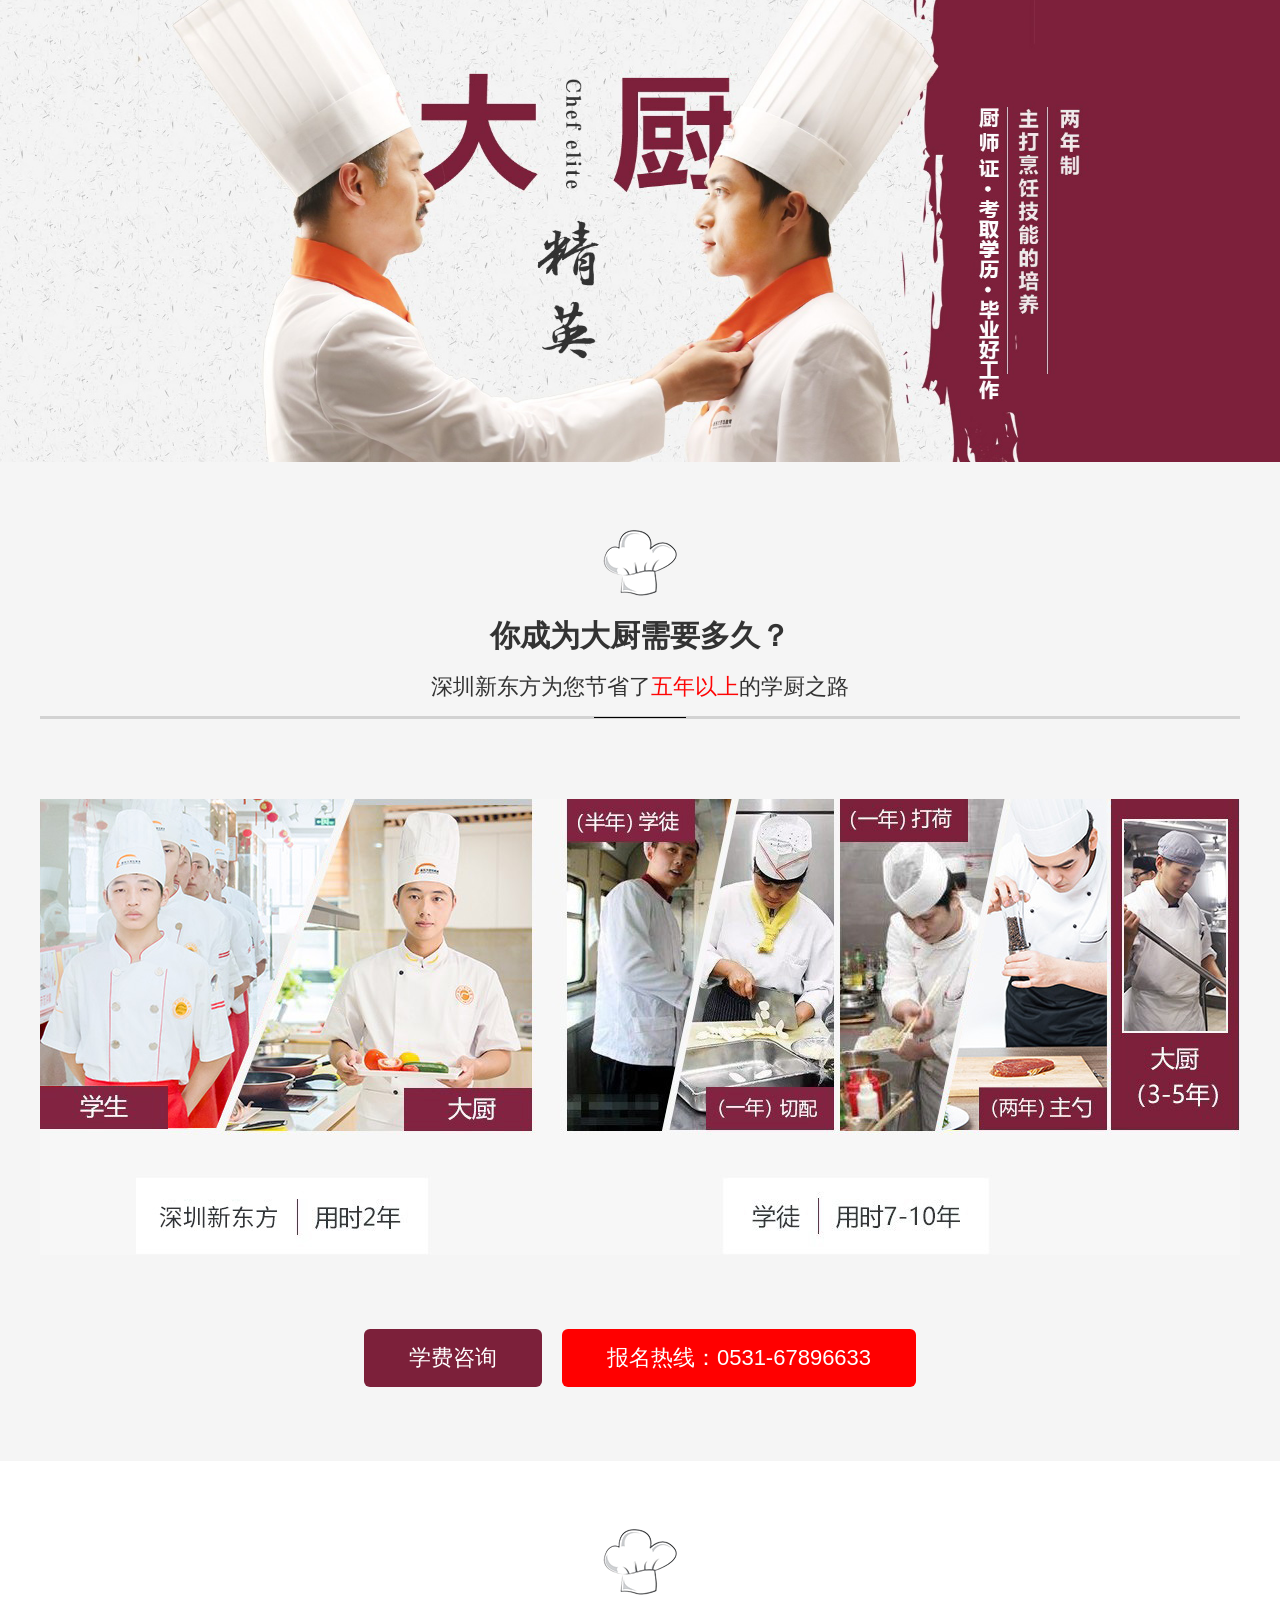
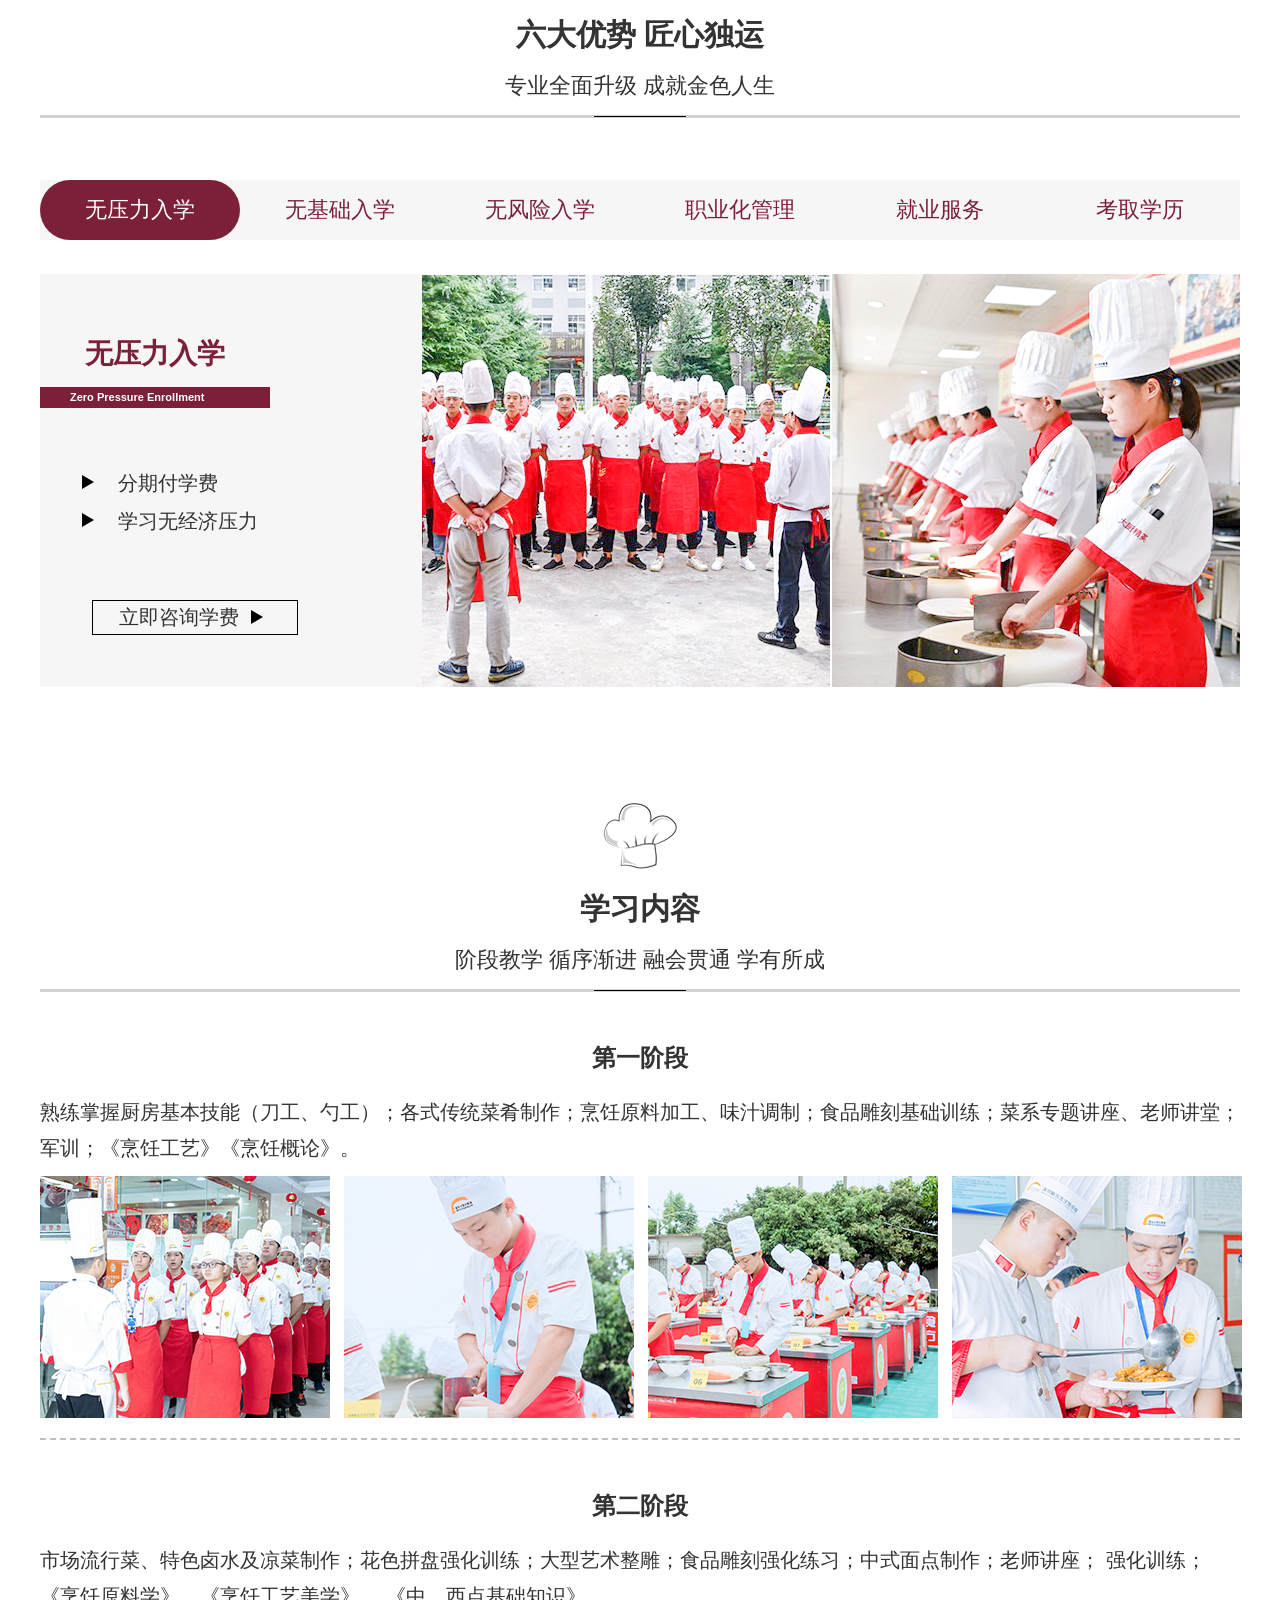
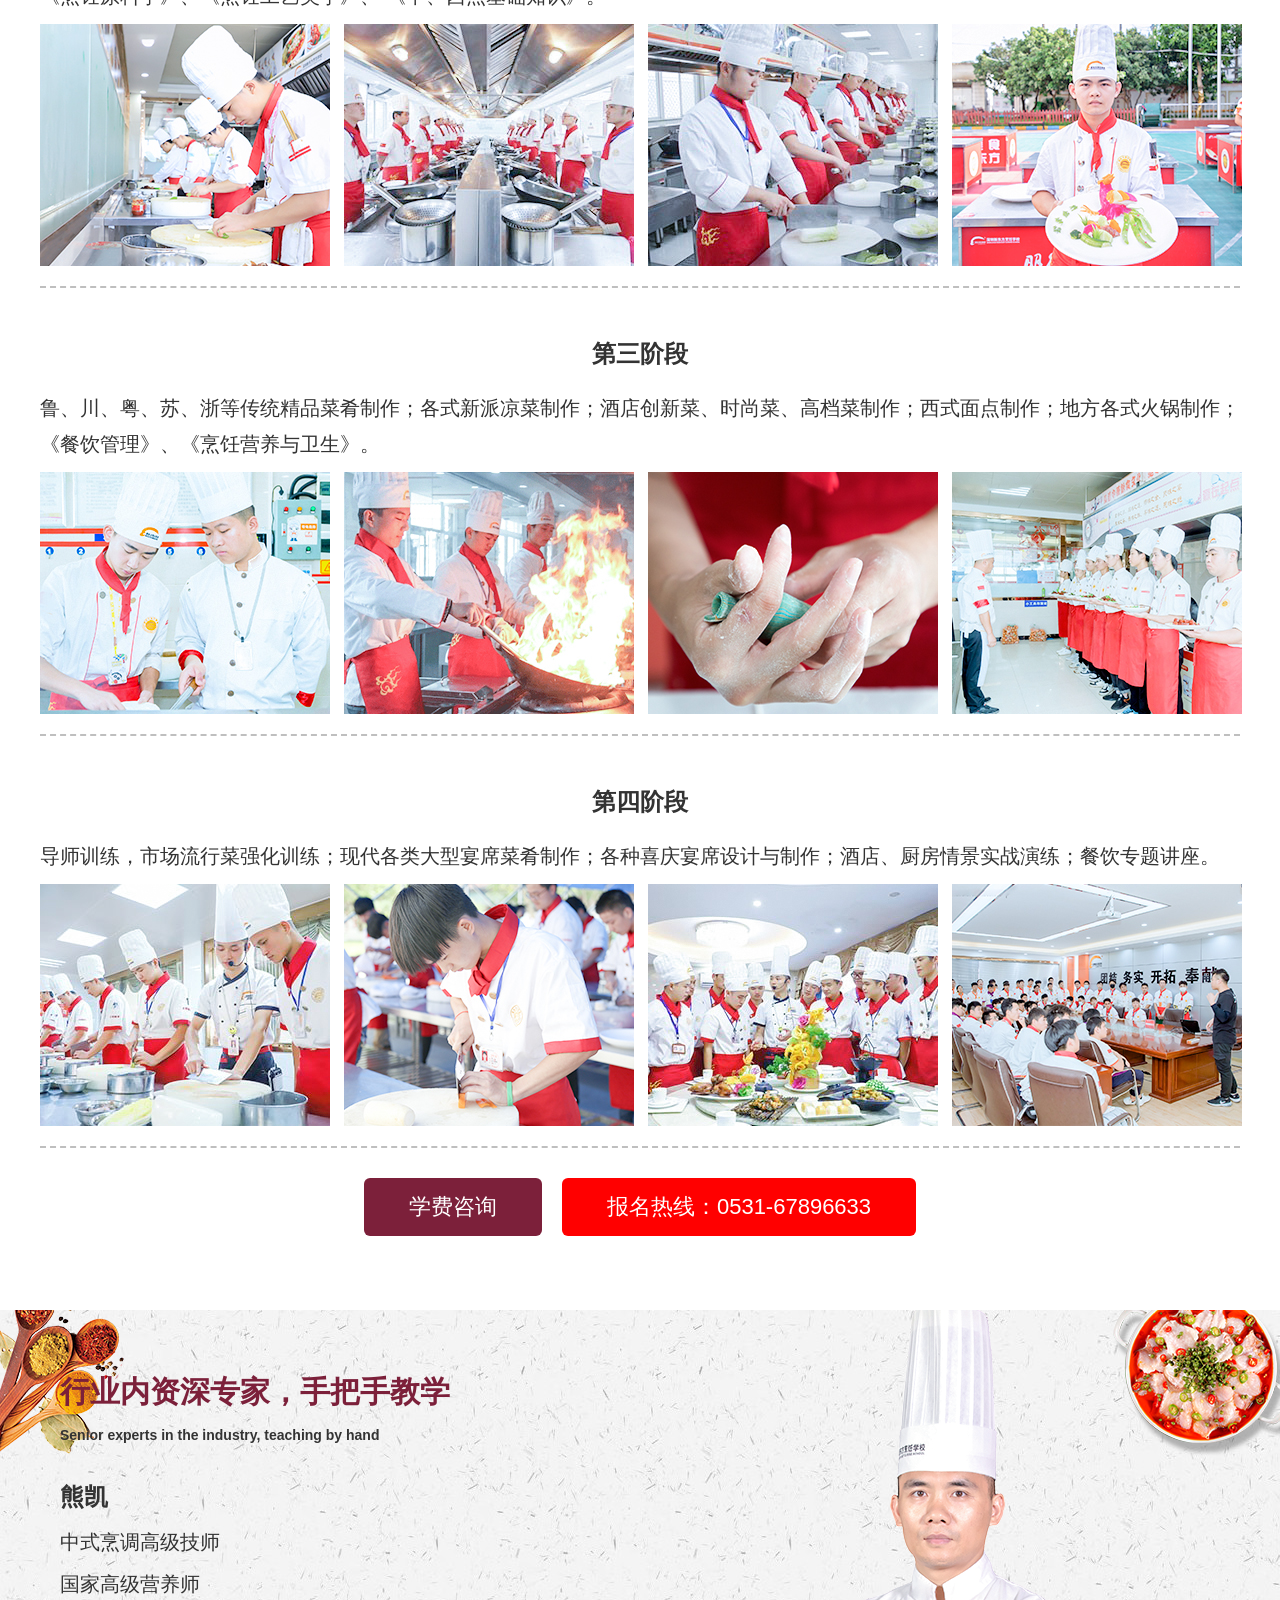
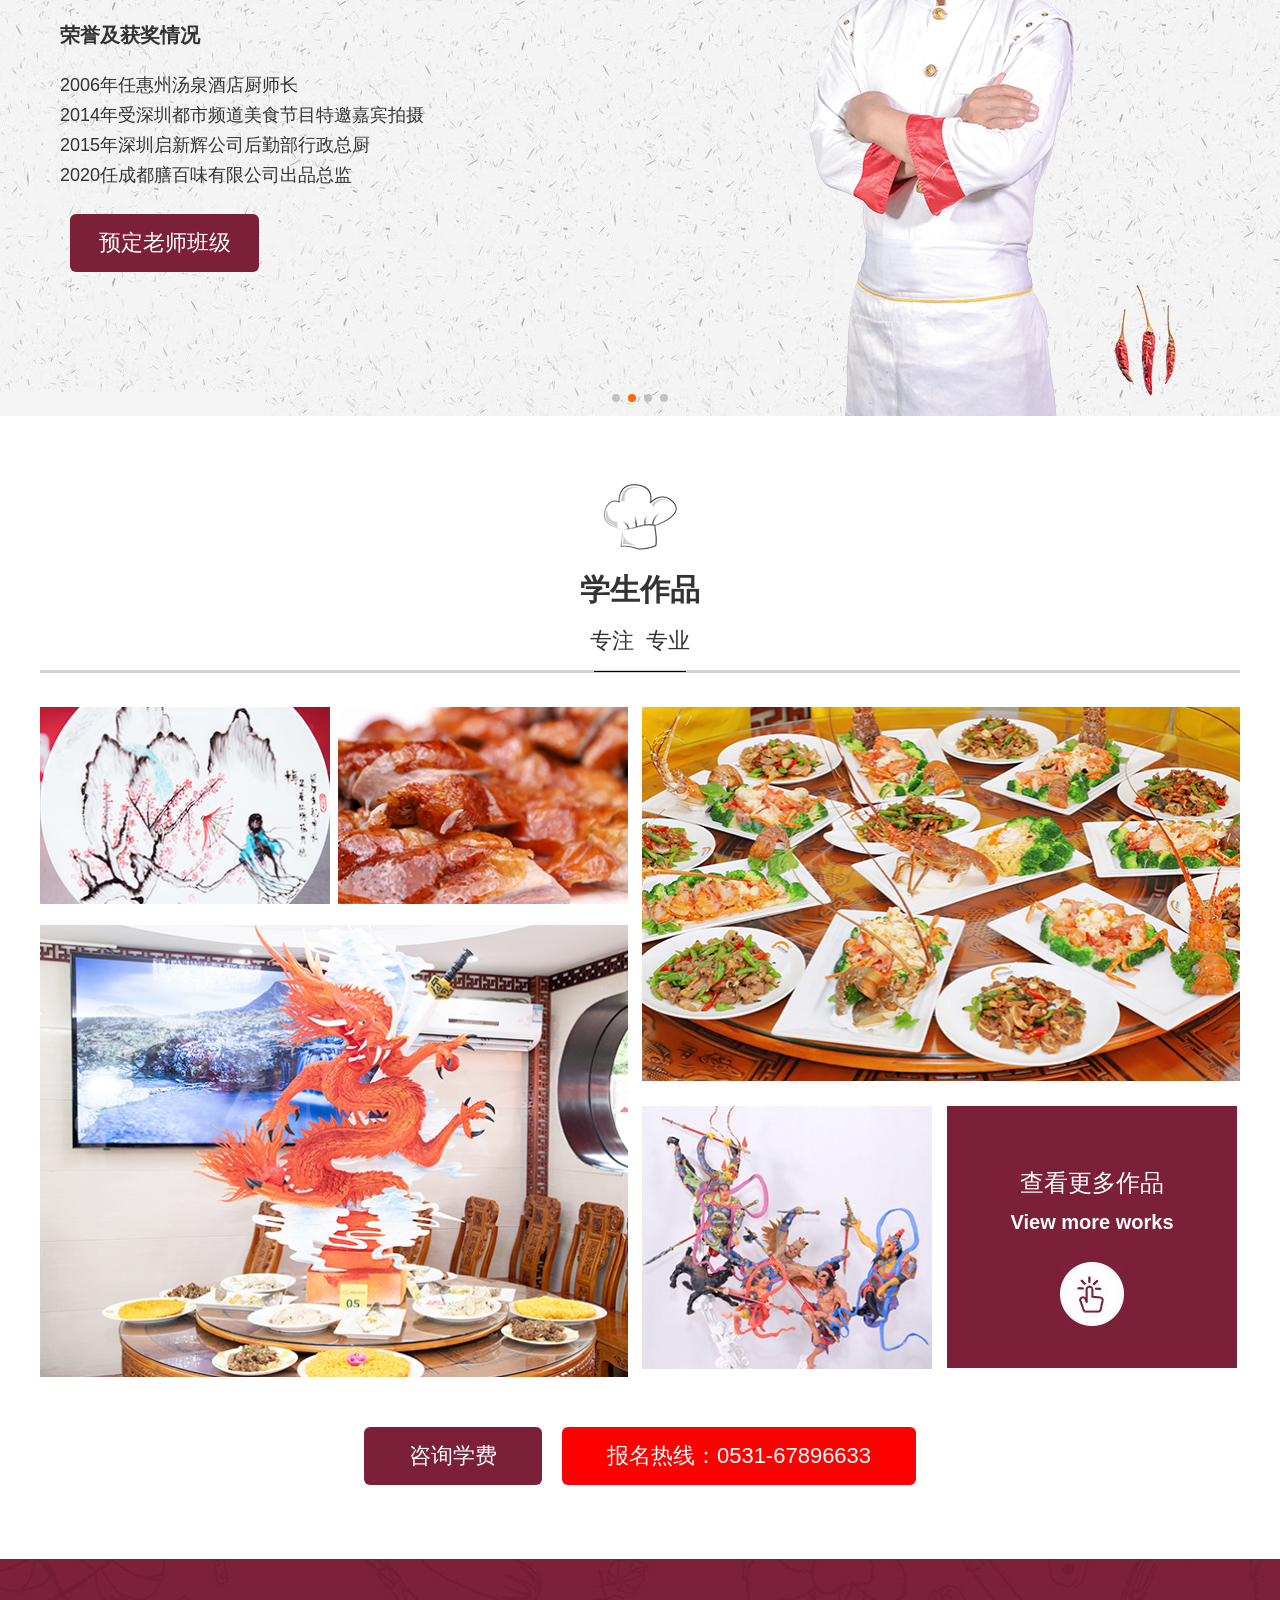
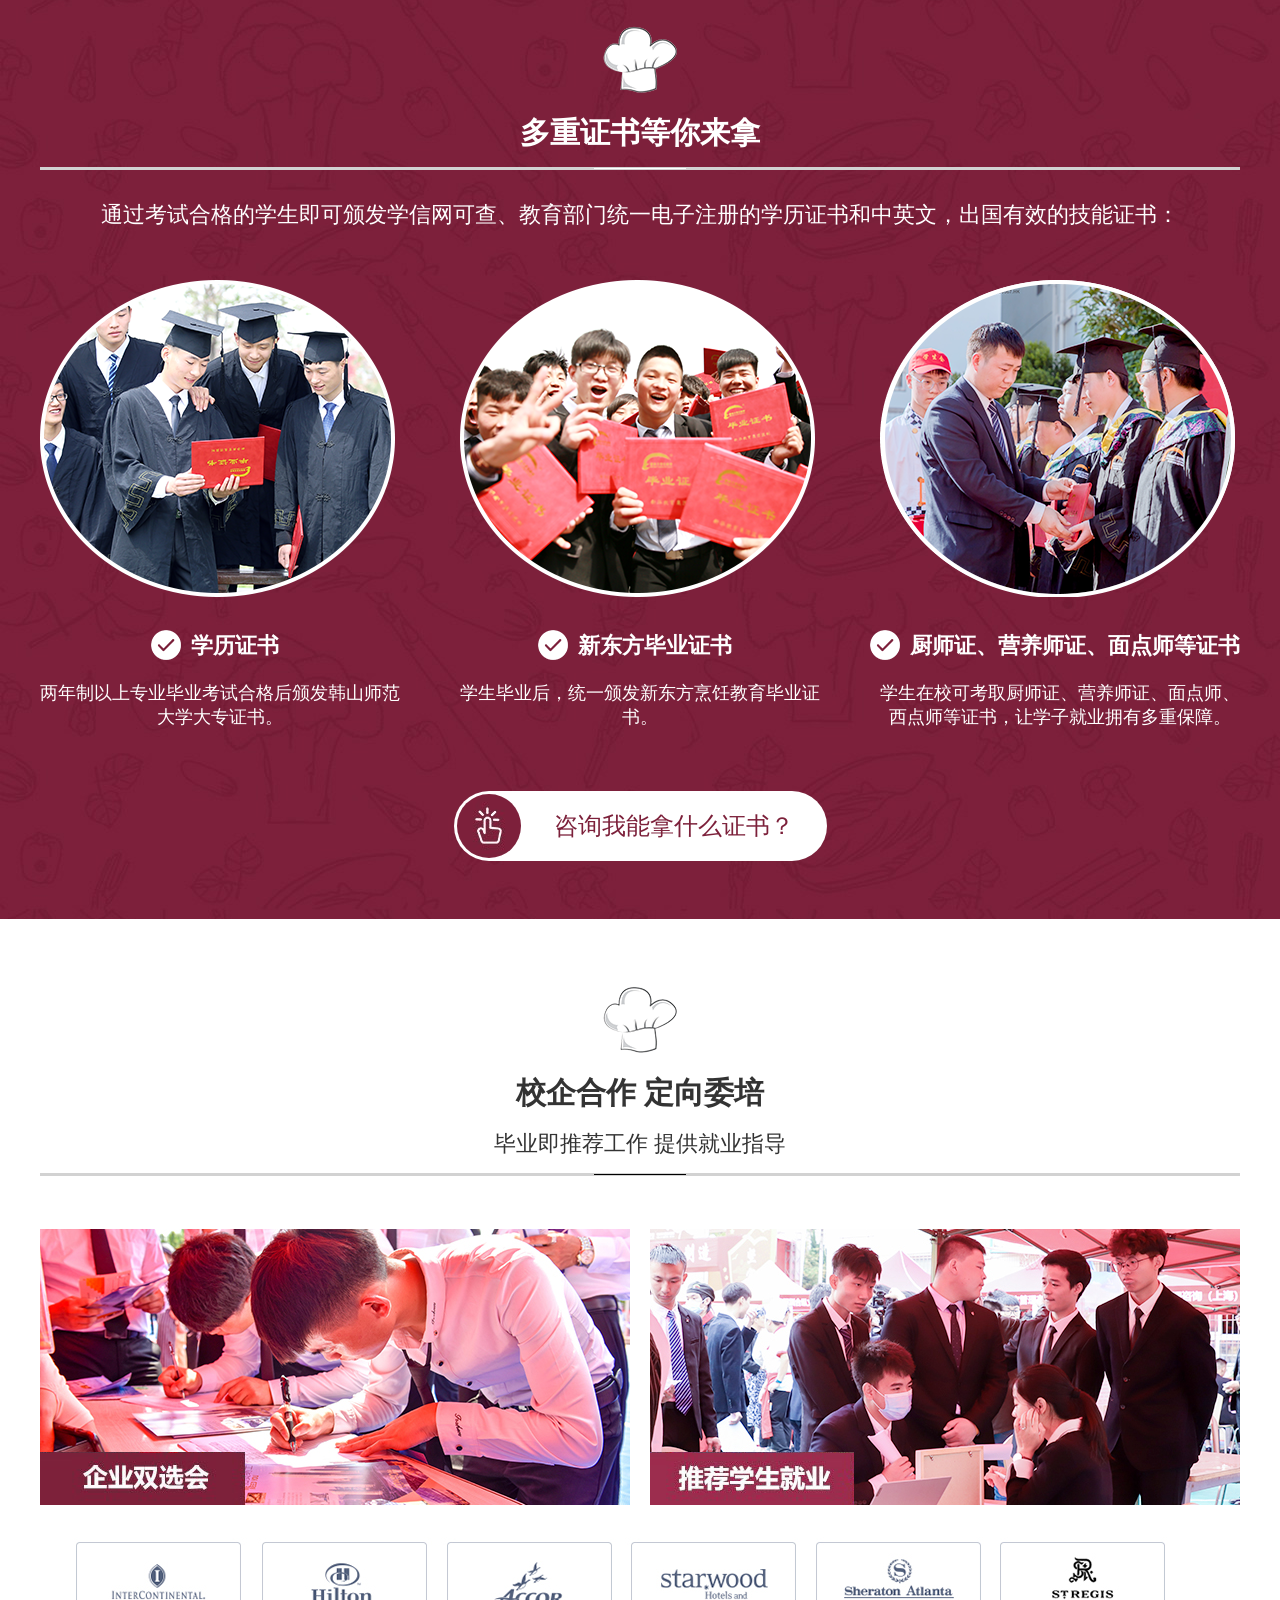
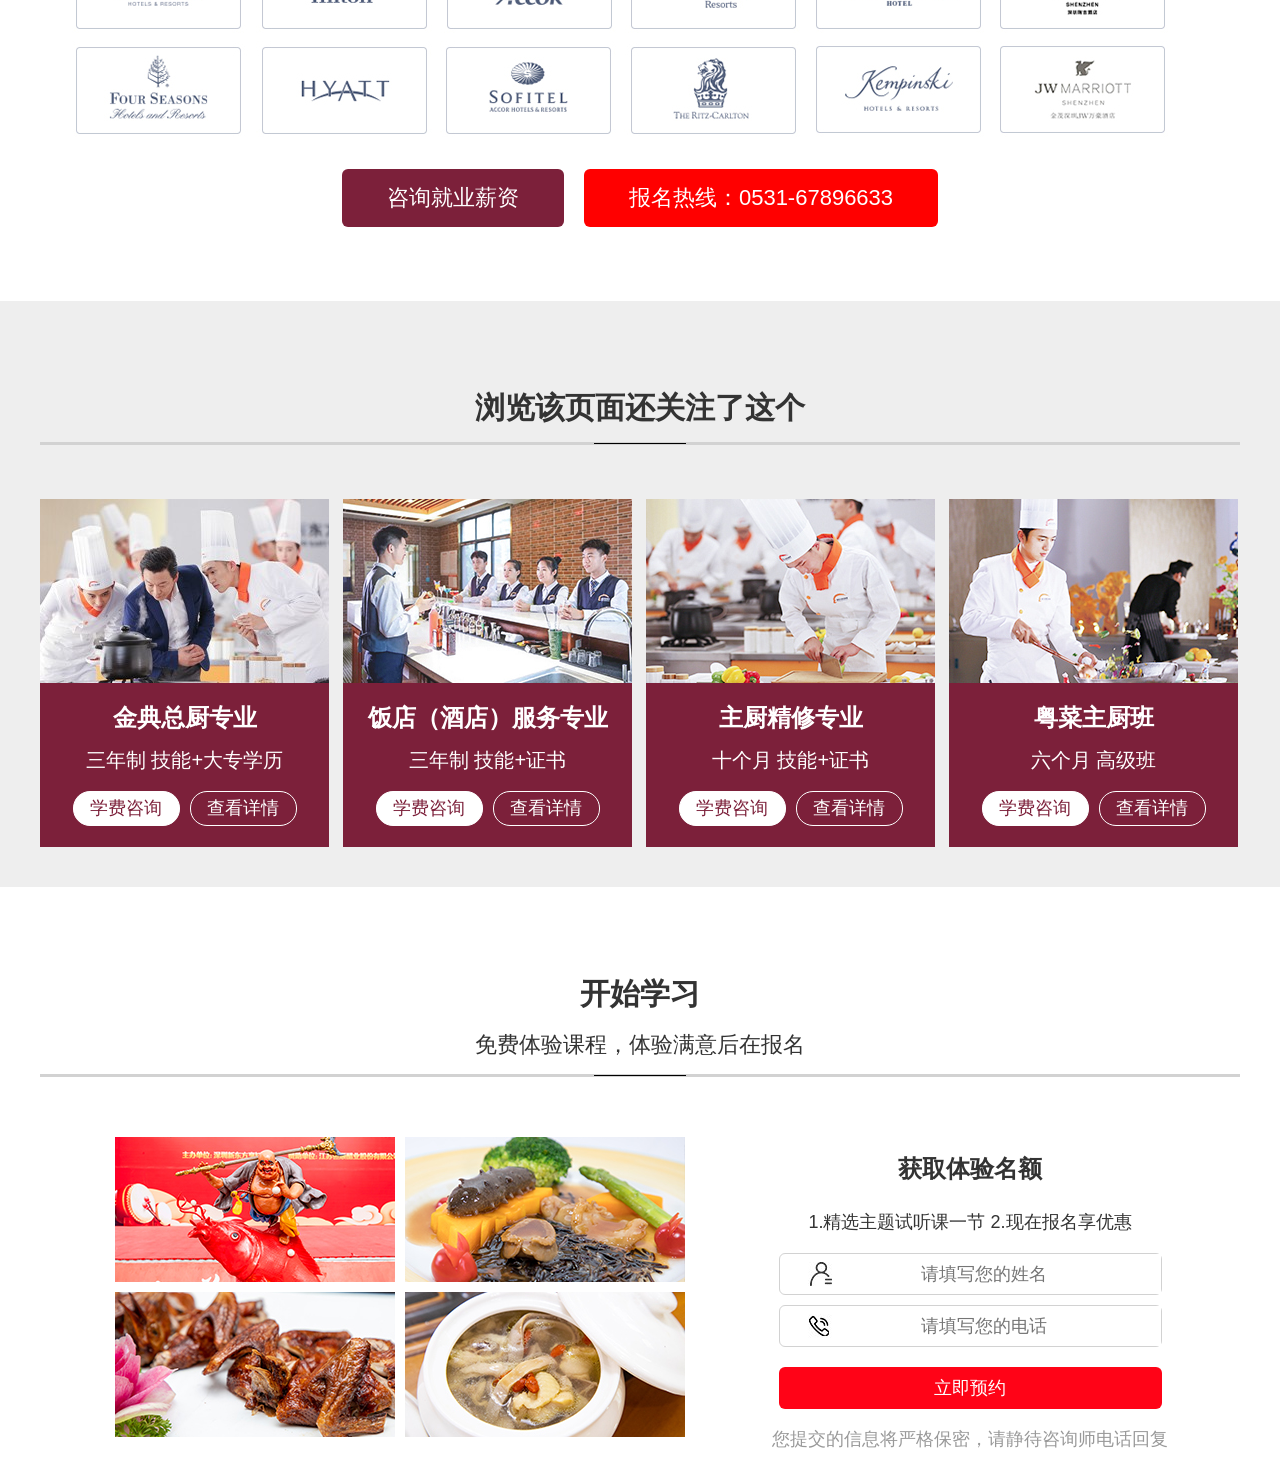
<file: zhuanye/dcjy/index.html>
<!DOCTYPE html>
<html>

<head>
  <meta http-equiv="Content-Type" content="text/html; charset=GBK">
  <meta http-equiv="X-UA-Compatible" content="IE=10;IE=Edge;" />
  <meta name="renderer" content="webkit">
  <title>�����Ӣרҵ-�����¶������ѧԺ - �㶫��������������ѵѧУ_�㶫�����¶������ѧУ_ѧ��������ѻ�ʦ_����_�決_���_����_�����¶�����ʦ��ѵѧУ</title>
  <meta name="keywords" content="�����¶�����ʦѧУ|���ѧУ|�����¶������ѧУ|�����¶���|�¶������|ѧ��ʦ|ѧ���|��ʦѧУ|���ѧУ|��ʦ��ѵ|" />
  <meta name="description"
    content="רҵ���ã������¶�����ʦѧУ�������¶������ѧУ�������¶������¶�����⿣�ѧ��ʦ��ѧ��⿣���ʦѧУ�����ѧУ����ʦ��ѵѧУ�������ѵѧУ�������¶�����ʦѧУ�����Ҵ��ͳ�ʦ��ѵ���أ��й����ʦ����ʽ���ʦ������ʦ���вͳ�ʦ��ѵȨ���������豸�����Ƚ�������������ʦ�������ۺ�ѧ��ʦ��ѡ�����¶������ѧУ" />
  <link rel="stylesheet" href="css/swiper-4.5.0.min.css">
  <link rel="stylesheet" href="css/dcjy_jt.css">
</head>

<body>

  <div class="banner">
    <a href="javascript:void(0)" onclick="return swtClick()" class="zxUrl" ><img src="./images/banner.jpg"></a>
  </div>
  <div class="dcdj">
    <div class="tit_box">
      <p class="tit_ico"></p>
      <p class="title">���Ϊ�����Ҫ��ã�</p>
      <p class="ftitle">�����¶���Ϊ����ʡ��<span>��������</span>��ѧ��֮·</p>
    </div>
    <div class="tbody">
      <div class="dj_pic"><img src="./images/dj_pic.jpg"></div>
      <div class="btn_box">
        <a href="javascript:void(0)" onclick="return swtClick()" class="zxUrl" >ѧ����ѯ</a>
        <a href="javascript:void(0)" onclick="return swtClick()" class="btn_tel" >�������ߣ�0531-67896633</a>
      </div>
    </div>
  </div>
  <div class="ldys tbody">
    <div class="tit_box">
      <p class="tit_ico"></p>
      <p class="title">�������� ���Ķ���</p>
      <p class="ftitle">רҵȫ������ �ɾͽ�ɫ����</p>
    </div>
    <div class="ys_con">
      <div class="hd">
        <ul>
          <li>��ѹ����ѧ</li>
          <li>�޻�����ѧ</li>
          <li>�޷�����ѧ</li>
          <li>ְҵ������</li>
          <li>��ҵ����</li>
          <li>��ȡѧ��</li>
        </ul>
      </div>
      <ul class="bd">
        <li>
          <div class="ys_a">
            <p class="ys_slid_tit">��ѹ����ѧ</p>
            <p class="ys_slid_etit">Zero Pressure Enrollment</p>
            <p class="us_slid_txt">���ڸ�ѧ��</p>
            <p class="us_slid_txt">ѧϰ�޾���ѹ��</p>
            <a href="javascript:void(0)" onclick="return swtClick()" class="zxUrl" >������ѯѧ��<i></i></a>
          </div>
          <div class="ys_b"><img src="./images/ys_01.jpg"></div>
          <div class="ys_c"><img src="./images/ys_02.jpg"></div>
        </li>
        <li>
          <div class="ys_a">
            <p class="ys_slid_tit">�޻�����ѧ</p>
            <p class="ys_slid_etit">Zero Basic Enrollment</p>
            <p class="us_slid_txt">����ѧ��������רҵ</p>
            <p class="us_slid_txt">û�л���Ҳ��ѧ</p>
            <a href="javascript:void(0)" onclick="return swtClick()" class="zxUrl" >������ѯѧ��<i></i></a>
          </div>
          <div class="ys_b"><img src="./images/ys_03.jpg"></div>
          <div class="ys_c"><img src="./images/ys_04.jpg"></div>
        </li>
        <li>
          <div class="ys_a">
            <p class="ys_slid_tit">�޷�����ѧ</p>
            <p class="ys_slid_etit">Zero-risk admission</p>
            <p class="us_slid_txt">��ѧǩ����ҵЭ��</p>
            <p class="us_slid_txt">��ҵ����ҵ</p>
            <a href="javascript:void(0)" onclick="return swtClick()" class="zxUrl" >������ѯѧ��<i></i></a>
          </div>
          <div class="ys_b"><img src="./images/ys_05.jpg"></div>
          <div class="ys_c"><img src="./images/ys_06.jpg"></div>
        </li>
        <li>
          <div class="ys_a">
            <p class="ys_slid_tit">ְҵ������</p>
            <p class="ys_slid_etit">Professional management</p>
            <p class="us_slid_txt">ְҵ����ѵ</p>
            <p class="us_slid_txt">ѧ������ҵԱ���޲��ת��</p>
            <a href="javascript:void(0)" onclick="return swtClick()" class="zxUrl" >������ѯѧ��<i></i></a>
          </div>
          <div class="ys_b"><img src="./images/ys_07.jpg"></div>
          <div class="ys_c"><img src="./images/ys_08.jpg"></div>
        </li>
        <li>
          <div class="ys_a">
            <p class="ys_slid_tit">��ҵ����</p>
            <p class="ys_slid_etit">Lifelong employment services</p>
            <p class="us_slid_txt">��λ��������ҵ����</p>
            <p class="us_slid_txt">��ѧ��ǩ����ҵ��ͬ��ָ����ҵ</p>
            <a href="javascript:void(0)" onclick="return swtClick()" class="zxUrl" >������ѯѧ��<i></i></a>
          </div>
          <div class="ys_b"><img src="./images/ys_09.jpg"></div>
          <div class="ys_c"><img src="./images/ys_10.jpg"></div>
        </li>
        <li>
          <div class="ys_a">
            <p class="ys_slid_tit">��ȡѧ��</p>
            <p class="ys_slid_etit">Academic Degree Promotion</p>
            <p class="us_slid_txt">�Ѿ���ͨѧ����ȡ����</p>
            <p class="us_slid_txt">ѧ����������ץ��ͬ������</p>
            <a href="javascript:void(0)" onclick="return swtClick()" class="zxUrl" >������ѯѧ��<i></i></a>
          </div>
          <div class="ys_b"><img src="./images/ys_11.jpg"></div>
          <div class="ys_c"><img src="./images/ys_12.jpg"></div>
        </li>
      </ul>
    </div>
  </div>
  <div class="xxnr tbody">
    <div class="tit_box">
      <p class="tit_ico"></p>
      <p class="title">ѧϰ����</p>
      <p class="ftitle">�׶ν�ѧ ѭ�򽥽� �ڻ��ͨ ѧ������</p>
    </div>
    <div class="nr_list">
      <p class="nr_tit">��һ�׶�</p>
      <p class="nr_txt">�������ճ����������ܣ��������׹�������ʽ��ͳ�������������ԭ�ϼӹ���ζ֭���ƣ�ʳƷ��̻���ѵ������ϵר�⽲������ʦ���ã���ѵ������⿹��ա�����⿸��ۡ���</p>
      <div class="nr_pic">
        <img src="./images/nr_01.jpg">
        <img src="./images/nr_02.jpg">
        <img src="./images/nr_03.jpg">
        <img src="./images/nr_04.jpg">
      </div>
    </div>
    <div class="nr_list">
      <p class="nr_tit">�ڶ��׶�</p>
      <p class="nr_txt">�г����вˡ���ɫ±ˮ��������������ɫƴ��ǿ��ѵ����������������ʳƷ���ǿ����ϰ����ʽ�����������ʦ������ ǿ��ѵ����
        �����ԭ��ѧ��������⿹�����ѧ���� ���С��������֪ʶ����</p>
      <div class="nr_pic">
        <img src="./images/nr_05.jpg">
        <img src="./images/nr_06.jpg">
        <img src="./images/nr_07.jpg">
        <img src="./images/nr_08.jpg">
      </div>
    </div>
    <div class="nr_list">
      <p class="nr_tit">�����׶�</p>
      <p class="nr_txt">³�����������ա���ȴ�ͳ��Ʒ������������ʽ���������������Ƶ괴�²ˡ�ʱ�вˡ��ߵ�����������ʽ����������ط���ʽ����������������������������Ӫ������������ </p>
      <div class="nr_pic">
        <img src="./images/nr_09.jpg">
        <img src="./images/nr_10.jpg">
        <img src="./images/nr_11.jpg">
        <img src="./images/nr_12.jpg">
      </div>
    </div>
    <div class="nr_list">
      <p class="nr_tit">���Ľ׶�</p>
      <p class="nr_txt">��ʦѵ�����г����в�ǿ��ѵ�����ִ����������ϯ��������������ϲ����ϯ������������Ƶꡢ�����龰ʵս����������ר�⽲����</p>
      <div class="nr_pic">
        <img src="./images/nr_13.jpg">
        <img src="./images/nr_14.jpg">
        <img src="./images/nr_15.jpg">
        <img src="./images/nr_16.jpg">
      </div>
    </div>
    <div class="btn_box">
      <a href="javascript:void(0)" onclick="return swtClick()" class="zxUrl" >ѧ����ѯ</a>
      <a href="javascript:void(0)" onclick="return swtClick()" class="btn_tel" >�������ߣ�0531-67896633</a>
    </div>
  </div>
  <div class="swiper-container lunbo1">
    <div class="swiper-wrapper">
      <div class="swiper-slide zsms">
        <div class="ms_01"><img src="./images/ms_01.png"></div>
        <div class="tbody">
          <div class="ms_02"><img src="./images/ms_02.png"></div>
          <div class="ms_03"><img src="./images/ms_pic2.png"></div>
          <p class="ms_tit">��ҵ������ר�ң��ְ��ֽ�ѧ</p>
          <p class="ms_etit">Senior experts in the industry, teaching by hand</p>
          <p class="ms_name">̷�ٻ�</p>
          <p class="ms_smal">�й���⿴�ʦ����ʽ����߼���ʦ��ְҵ���ܼ� <br>
            ������Ա���й����Э���Ա���й���ʳ�Ļ�����ʦ</p>
          <p class="ms_ftit">�����������</p>
          <p class="ms_txt">
            2001���ٻ��ൺ������ʳ�ڵ�̽�<br>
                2010���ٻ���ʲ����Ƶ���ѡ����������������ʦ���͡��л�������ӡ��ƺ�<br>
                2012�굱ѡ���˳�ʦίԱ��������ί��������ί������<br>
                2014���ٻ���Ľ춫����ʳ�ڴ��²�չ���������<br>
                2015���ٻ��׽��й���ʳ�Ļ��ڽ����<br>
                2015�걻��Ϊ�¶�����⿽���2015��Ƚ�ѧ��ʦ<br>
                2016���ٻ�2016���в�������������(������)���רҵ���Ǿ�������Ϊ�й������ʦ
          </p>
          <a href="javascript:void(0)" onclick="return swtClick()" class="zxUrl ms_btn" >Ԥ����ʦ�༶</a>
        </div>
      </div>
      <div class="swiper-slide zsms">
        <div class="ms_01"><img src="./images/ms_01.png"></div>
        <div class="tbody">
          <div class="ms_02"><img src="./images/ms_02.png"></div>
          <div class="ms_03"><img src="./images/ms_pic.png"></div>
          <p class="ms_tit">��ҵ������ר�ң��ְ��ֽ�ѧ</p>
          <p class="ms_etit">Senior experts in the industry, teaching by hand</p>
          <p class="ms_name">�ܿ�</p>
          <p class="ms_smal">��ʽ����߼���ʦ<br>���Ҹ߼�Ӫ��ʦ</p>
          <p class="ms_ftit">�����������</p>
          <p class="ms_txt">
            2006���λ�����Ȫ�Ƶ��ʦ��<br>
            2014�������ڶ���Ƶ����ʳ��Ŀ�����α�����<br>
            2015���������»Թ�˾���ڲ������ܳ�<br>
            2020�γɶ��Ű�ζ���޹�˾��Ʒ�ܼ�
          </p>
          <a href="javascript:void(0)" onclick="return swtClick()" class="zxUrl ms_btn" >Ԥ����ʦ�༶</a>
        </div>
      </div>
      <div class="swiper-slide zsms">
        <div class="ms_01"><img src="./images/ms_01.png"></div>
        <div class="tbody">
          <div class="ms_02"><img src="./images/ms_02.png"></div>
          <div class="ms_03"><img src="./images/ms_pic3.png"></div>
          <p class="ms_tit">��ҵ������ר�ң��ְ��ֽ�ѧ</p>
          <p class="ms_etit">Senior experts in the industry, teaching by hand</p>
          <p class="ms_name">��ΰ</p>
          <p class="ms_smal">�߼���ʦ������һ����ʦ<br>
            ��ƽ�����Э���Ա
          <p class="ms_ftit">�����������</p>
          <p class="ms_txt">
            1993�� �ٻ񳤴������걭���ռ��ܴ����в����<br>
            2000�� �ٻ�ȫ����⿼��ܾ�����ƽ�����в�����Ƚ�<br>
            2000�� ��ƽ��̨���������޹�˾�����ܳ�<br>
            2001�� �����ƽ�оƵ���ҵ���ܴ����в���һ�Ƚ�<br>
            2008�� �����и����ŽӴ�����ʦ��<br>
            2014�� ����������֮���¥��ʦ��<br>
            2016�� ��������԰�߼�˽�˻��������ܳ�<br>
          </p>
          <a href="javascript:void(0)" onclick="return swtClick()" class="zxUrl ms_btn" >Ԥ����ʦ�༶</a>
        </div>
      </div>
      <div class="swiper-slide zsms">
        <div class="ms_01"><img src="./images/ms_01.png"></div>
        <div class="tbody">
          <div class="ms_02"><img src="./images/ms_02.png"></div>
          <div class="ms_03"><img src="./images/ms_pic4.png"></div>
          <p class="ms_tit">��ҵ������ר�ң��ְ��ֽ�ѧ</p>
          <p class="ms_etit">Senior experts in the industry, teaching by hand</p>
          <p class="ms_name">������</p>
          <p class="ms_smal">����Ӫ������ʦ ����ʽ����߼���ʦ<br>
            ���Ҹ߼�����Ӫ��ʦ</p>
          <p class="ms_ftit">�����������</p>
          <p class="ms_txt">
            2010�� ���Ϸ����б���ʳר��ר�ⱨ��<br>
            2010�� �����ж�ͯҽԺӪ������ʳ���ʦ</br>
            2012�� ����������Ƶ��������ʳ��Ŀ�α�</br>
            2012�� �ٻ�㶫ְҵ���ܴ����ھ�</br>
            2013�� �ٻ��Ϻ�������������������Ƶ�����Ͼٰ�Ķ�����ʦ����ȫ��ʮǿ����ѡ��</br>
            2013�� �����б������������������ڲ��ܳ�</br>
          </p>
          <a href="javascript:void(0)" onclick="return swtClick()" class="zxUrl ms_btn" >Ԥ����ʦ�༶</a>
        </div>
      </div>
    </div>
    <div class="swiper-pagination"></div>
  </div>
  <div class="xszp tbody">
    <div class="tit_box">
      <p class="tit_ico"></p>
      <p class="title">ѧ����Ʒ</p>
      <p class="ftitle">רע&nbsp;&nbsp;רҵ</p>
    </div>
    <div class="zp_con">
      <div class="zp_left f_l">
        <div class="zp_img_s"><img src="./images/zp_01.jpg"></div>
        <div class="zp_img_s"><img src="./images/zp_02.jpg"></div>
        <div class="zp_img_w"><img src="./images/zp_03.jpg"></div>
      </div>
      <div class="zp_right f_r">
        <div class="zp_img_w"><img src="./images/zp_04.jpg"></div>
        <div class="zp_img_s"><img src="./images/zp_05.jpg"></div>
        <div class="zp_img_s zp_btn"><a href="javascript:void(0)" onclick="return swtClick()" >
            <p class="zp_tit">�鿴������Ʒ</p>
            <p class="zp_ftit">View more works</p>
            <img src="./images/zp_ico.jpg">
          </a></div>
      </div>
      <div class="clear"></div>
    </div>
    <div class="btn_box">
      <a href="javascript:void(0)" onclick="return swtClick()" class="zxUrl" >��ѯѧ��</a>
      <a href="javascript:void(0)" onclick="return swtClick()" class="btn_tel" >�������ߣ�0531-67896633</a>
    </div>
  </div>
  <div class="dczs">
    <div class="tbody">
      <div class="tit_box">
        <p class="tit_ico"></p>
        <p class="title">����֤���������</p>
      </div>
      <p class="zs_p">ͨ�����Ժϸ��ѧ�����ɰ䷢ѧ�����ɲ顢��������ͳһ����ע���ѧ��֤�����Ӣ�ģ�������Ч�ļ���֤�飺</p>
      <ul class="zs_ul flex">
        <li>
          <img src="./images/zs_01.png" alt="ѧ��֤��">
          <p>
            <i></i>ѧ��֤��
          </p>
          <span>����������רҵ��ҵ���Ժϸ��䷢��ɽʦ����ѧ��ר֤�顣</span>
        </li>
        <li>
          <img src="./images/zs_02.png" alt="�¶�����ҵ֤��">
          <p>
            <i></i>�¶�����ҵ֤��
          </p>
          <span>ѧ����ҵ��ͳһ�䷢�¶�����⿽�����ҵ֤�顣</span>
        </li>
        <li>
          <img src="./images/zs_03.png" alt="��ʦ֤��Ӫ����֤�����ʦ��֤��">
          <p>
            <i></i>��ʦ֤��Ӫ��ʦ֤�����ʦ��֤��
          </p>
          <span>ѧ����У�ɿ�ȡ��ʦ֤��Ӫ��ʦ֤�����ʦ������ʦ��֤�飬��ѧ�Ӿ�ҵӵ�ж��ر��ϡ�</span>
        </li>
      </ul>
      <div class="zs_btn clear">
        <a href="javascript:void(0)" onclick="return swtClick()" class="zxUrl" ><i></i>��ѯ������ʲô֤�飿</a>
      </div>
    </div>
  </div>
  <div class="jybz tbody">
    <div class="tit_box">
      <p class="tit_ico"></p>
      <p class="title">У����� ����ί��</p>
      <p class="ftitle">��ҵ���Ƽ����� �ṩ��ҵָ��</p>
    </div>
    <div class="jypic_s f_l"><img src="./images/jy_01.jpg"></div>
    <div class="jypic_s f_r"><img src="./images/jy_02.jpg"></div>
    <div class="jypic_w"><img src="./images/jy_03.jpg"></div>
    <div class="btn_box">
      <a href="javascript:void(0)" onclick="return swtClick()" class="zxUrl" >��ѯ��ҵн��</a>
      <a href="javascript:void(0)" onclick="return swtClick()" class="btn_tel" >�������ߣ�0531-67896633</a>
    </div>
  </div>
  <div class="zytj">
    <div class="tbody">
      <div class="tit_box">
        <p class="title">�����ҳ�滹��ע�����</p>
      </div>
      <div class="zy_con">
        <div class="zy_list">
          <a href="javascript:void(0)" onclick="return swtClick()" ><img src="./images/zy_01.jpg"></a>
          <div class="zy_main">
            <p class="zy_tit">����ܳ�רҵ</p>
            <p class="zy_txt">������ ����+��רѧ��</p>
            <p class="zy_btn">
              <a href="javascript:void(0)" onclick="return swtClick()" class="zxUrl" >ѧ����ѯ</a>
              <a href="javascript:void(0)" onclick="return swtClick()" class="zy_more" >�鿴����</a>
            </p>
          </div>
        </div>
        <div class="zy_list">
          <a href="javascript:void(0)" onclick="return swtClick()" ><img src="./images/zy_02.jpg"></a>
          <div class="zy_main">
            <p class="zy_tit">���꣨�Ƶ꣩����רҵ</p>
            <p class="zy_txt">������ ����+֤��</p>
            <p class="zy_btn">
              <a href="javascript:void(0)" onclick="return swtClick()" class="zxUrl" >ѧ����ѯ</a>
              <a href="javascript:void(0)" onclick="return swtClick()" class="zy_more" >�鿴����</a>
            </p>
          </div>
        </div>
        <div class="zy_list">
          <a href="javascript:void(0)" onclick="return swtClick()" ><img src="./images/zy_03.jpg"></a>
          <div class="zy_main">
            <p class="zy_tit">��������רҵ</p>
            <p class="zy_txt">ʮ���� ����+֤��</p>
            <p class="zy_btn">
              <a href="javascript:void(0)" onclick="return swtClick()" class="zxUrl" >ѧ����ѯ</a>
              <a href="javascript:void(0)" onclick="return swtClick()" class="zy_more" >�鿴����</a>
            </p>
          </div>
        </div>
        <div class="zy_list">
          <a href="javascript:void(0)" onclick="return swtClick()" ><img src="./images/zy_04.jpg"></a>
          <div class="zy_main">
            <p class="zy_tit">����������</p>
            <p class="zy_txt">������ �߼���</p>
            <p class="zy_btn">
              <a href="javascript:void(0)" onclick="return swtClick()" class="zxUrl" >ѧ����ѯ</a>
              <a href="javascript:void(0)" onclick="return swtClick()" class="zy_more" >�鿴����</a>
            </p>
          </div>
        </div>
        <div class="clear"></div>
      </div>
    </div>
  </div>
  <div class="ksxx tbody">
    <div class="tit_box">
      <p class="title">��ʼѧϰ</p>
      <p class="ftitle">�������γ̣�����������ڱ���</p>
    </div>
    <div class="ks_con">
      <div class="ks_pic f_l">
        <img src="./images/ks_01.jpg">
        <img src="./images/ks_02.jpg">
        <img src="./images/ks_03.jpg">
        <img src="./images/ks_04.jpg">
      </div>
      <div class="ks_form f_r">
        <form action="http://www.szxdfpr.com/plus/diy.php" enctype="multipart/form-data" method="post" onsubmit="return checkForm()" class="dikuang">  
          <p class="ks_tit">��ȡ��������</p>
          <p class="ks_txt">1.��ѡ����������һ�� 2.���ڱ������Ż�</p>
          <p class="ks_line"><i><img src="./images/ks_ico_1.jpg"></i><input type="text" name="user_name" class="ks_ipt"
              placeholder="����д��������"></p>
          <p class="ks_line"><i><img src="./images/ks_ico_2.jpg"></i><input type="text" name="shouji" class="ks_ipt"
              placeholder="����д���ĵ绰"></p>
          <input type="submit" value="����ԤԼ" class="ks_btn">
          <p class="ks_inf">���ύ����Ϣ���ϸ��ܣ��뾲����ѯʦ�绰�ظ�</p>
        </form>
      </div>
      <div class="clear"></div>
    </div>
  </div>


  <div style="display:none;">
  </div>
  <script src="js/jquery-1.11.3.min.js"></script>
  <script src="js/jquery.superslide.2.1.2.js"></script>
  <script src="js/swiper-4.5.0.min.js"></script>
  <script>
    jQuery(".ys_con").slide({
      effect: "left",
      trigger: "click",
      easing: "easeOutCirc"
    });
  </script>
  <script>
    var mySwiper = new Swiper('.lunbo1', {
      autoplay: {
        delay: 1800,
        stopOnLastSlide: false,
        disableOnInteraction: false,
      },
      loop: true,
      pagination: {
        el: '.swiper-pagination',
        bulletActiveClass: 'my-bullet-active',
      },
    })
  </script>
</body>

</html>
</file>
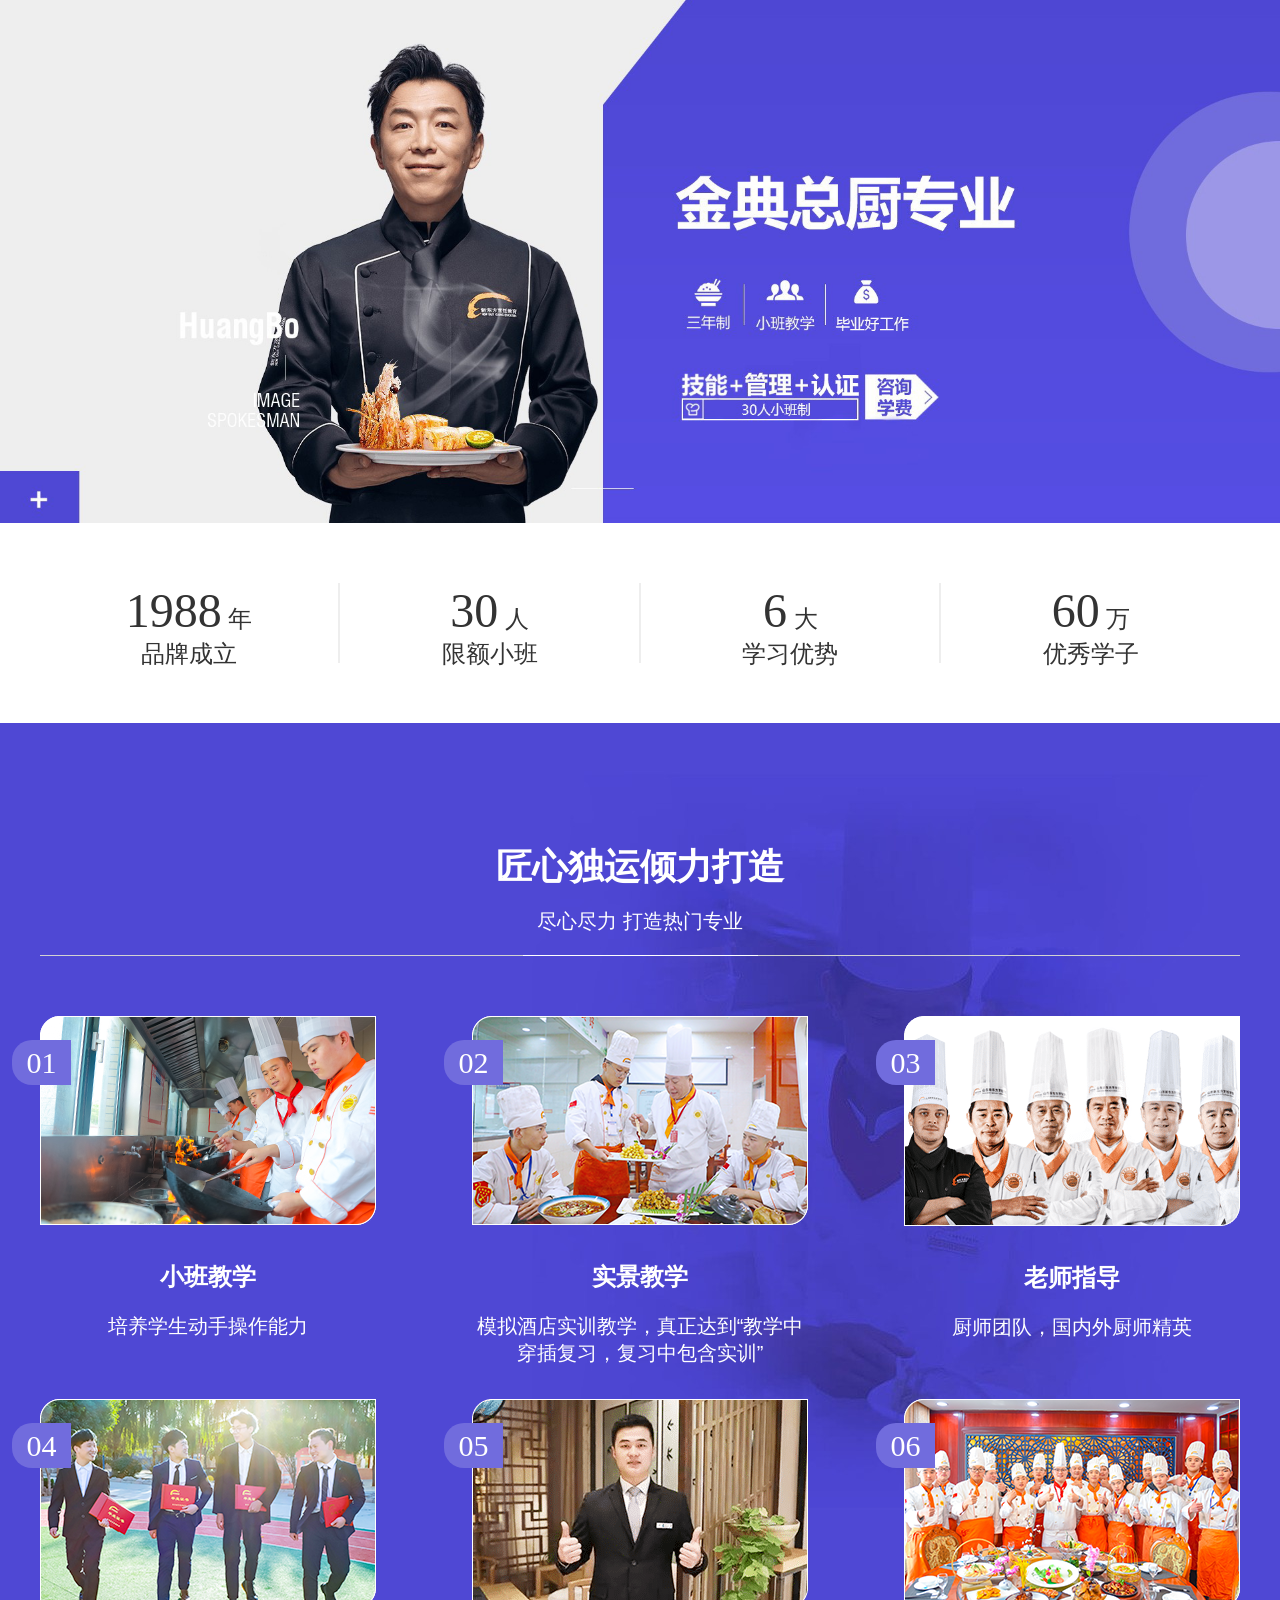
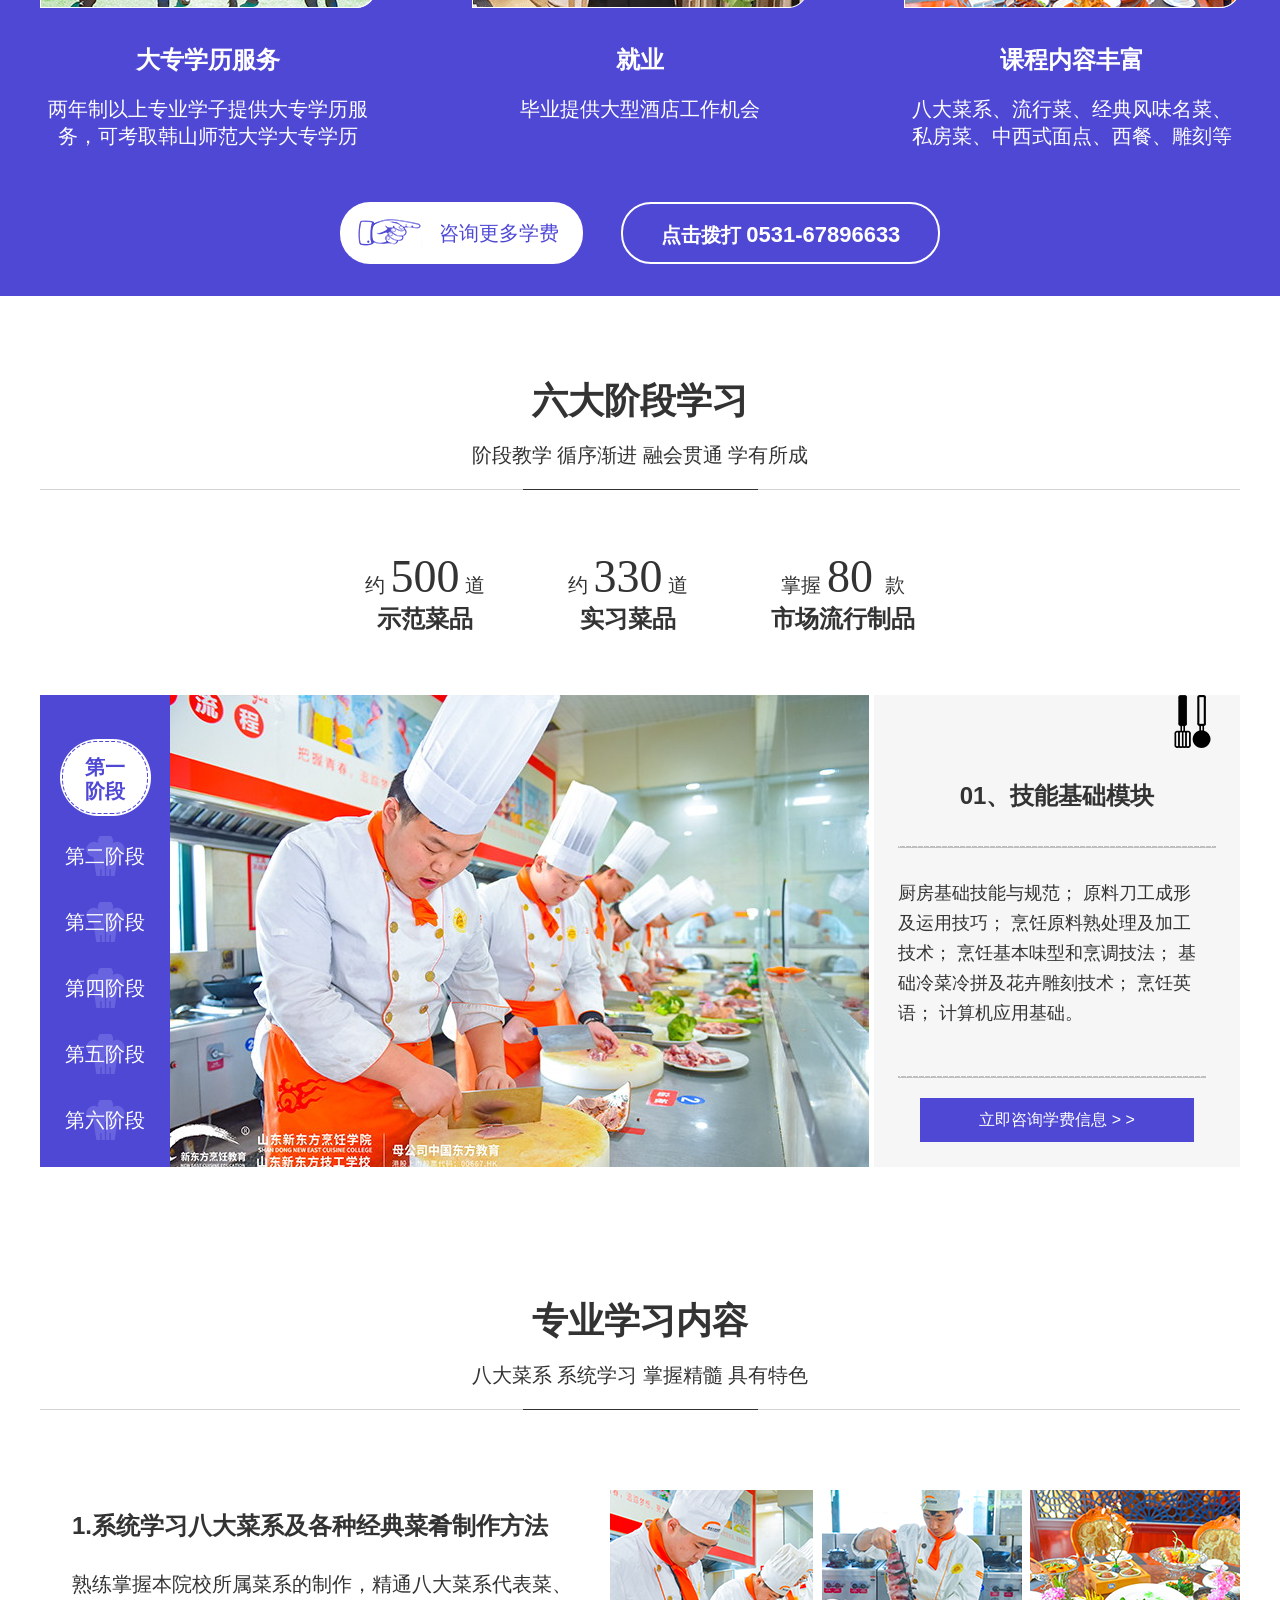
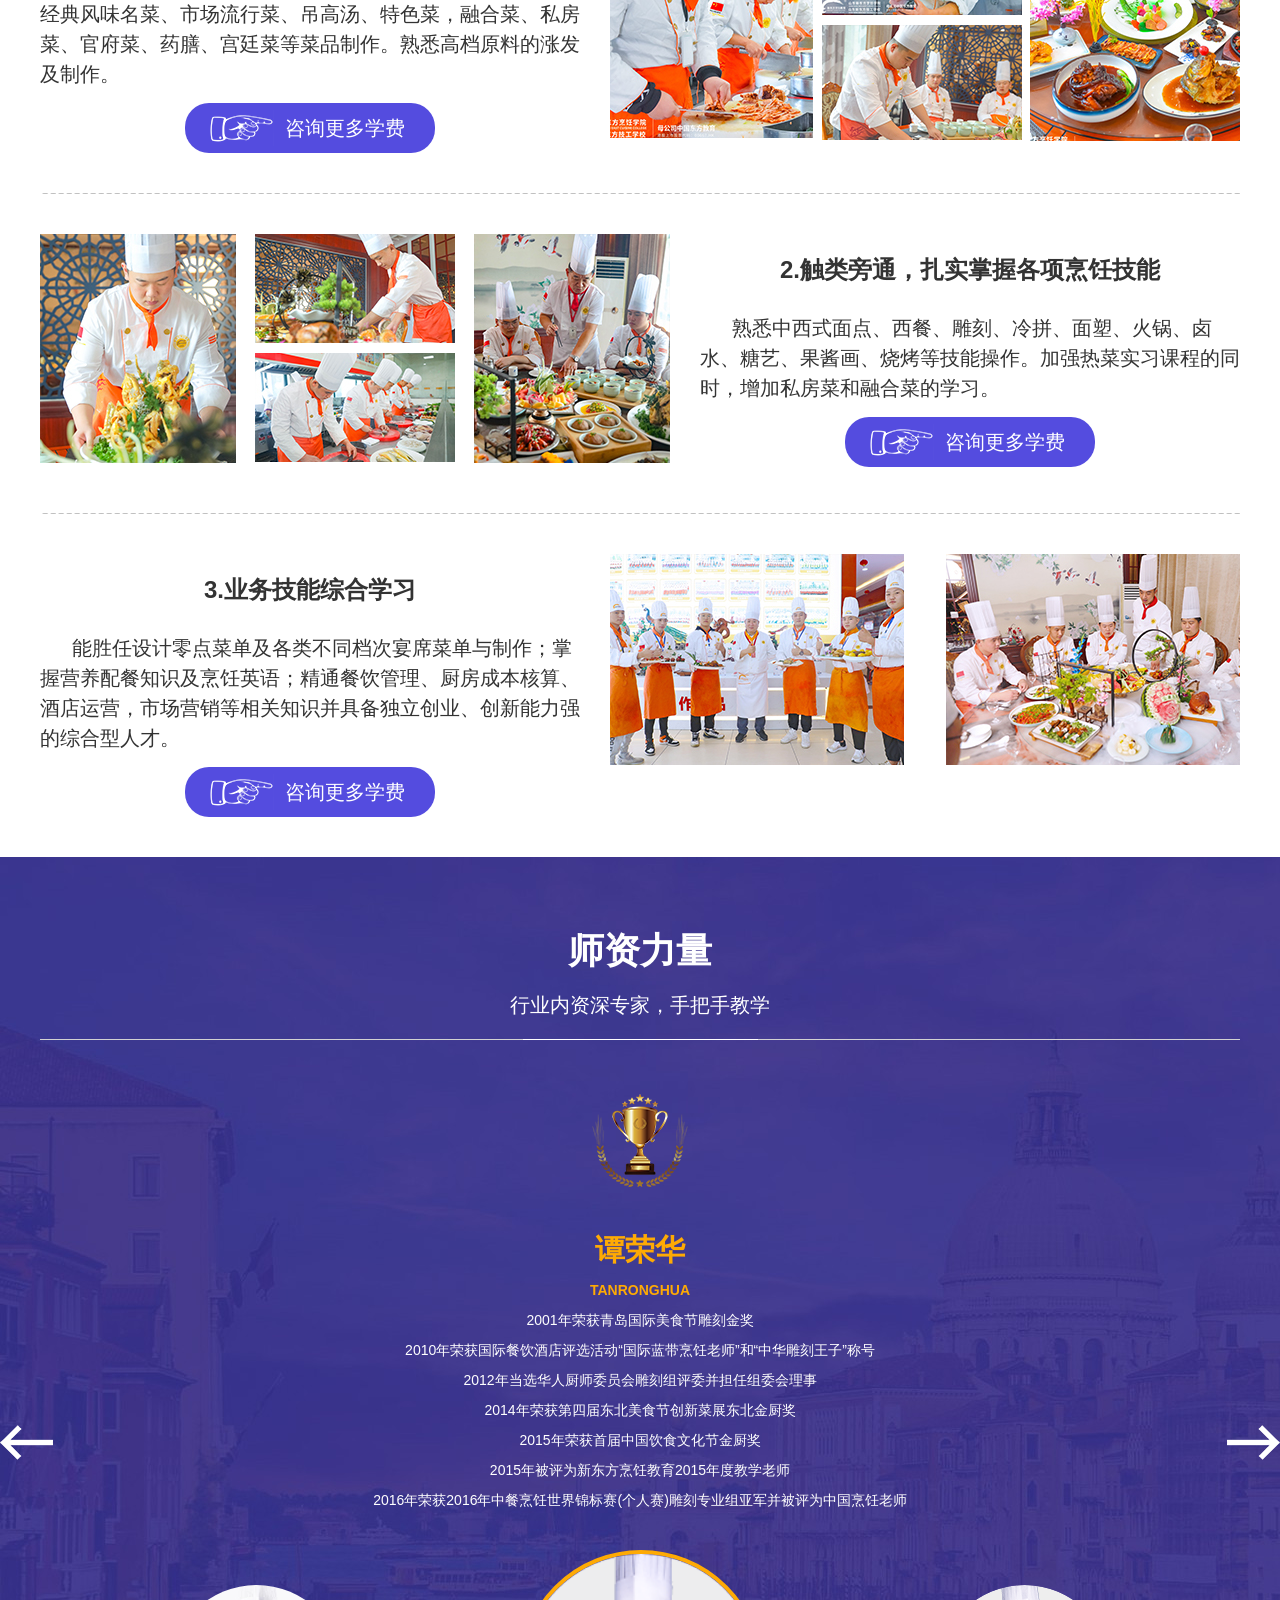
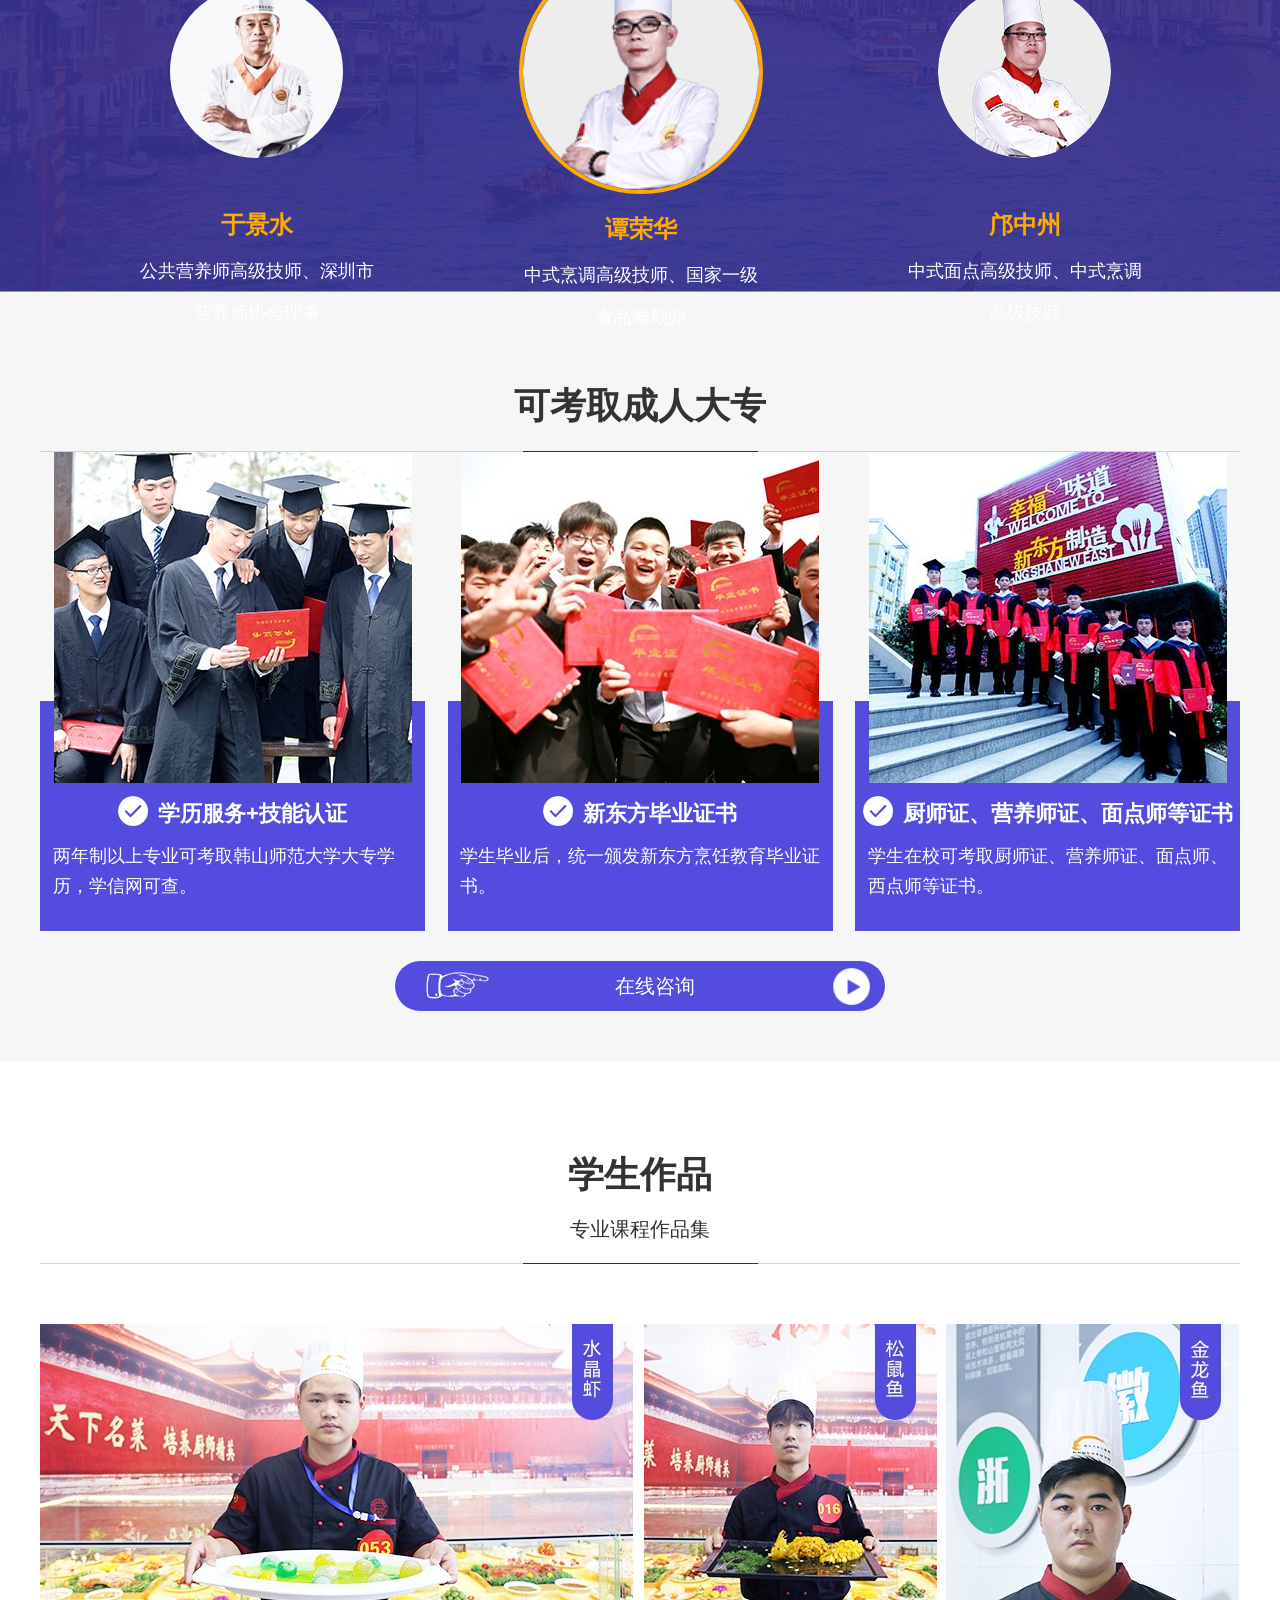
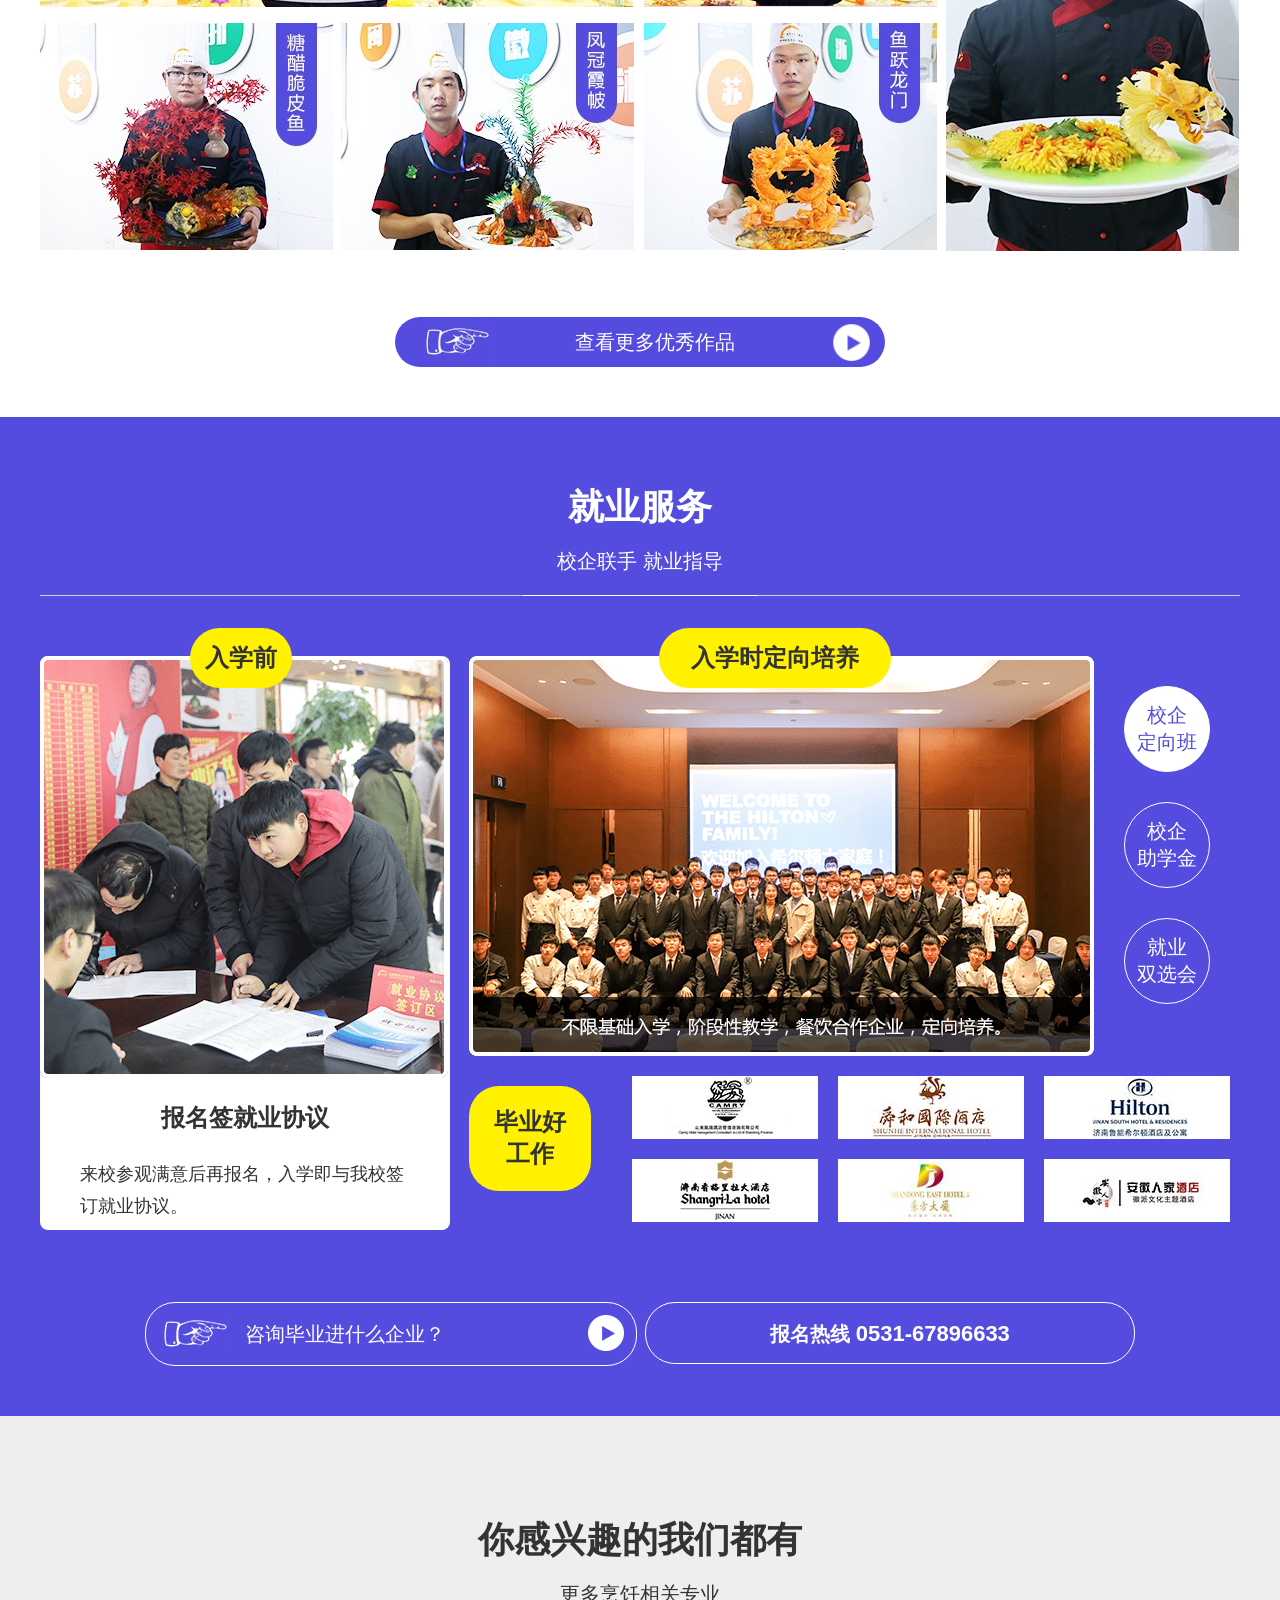
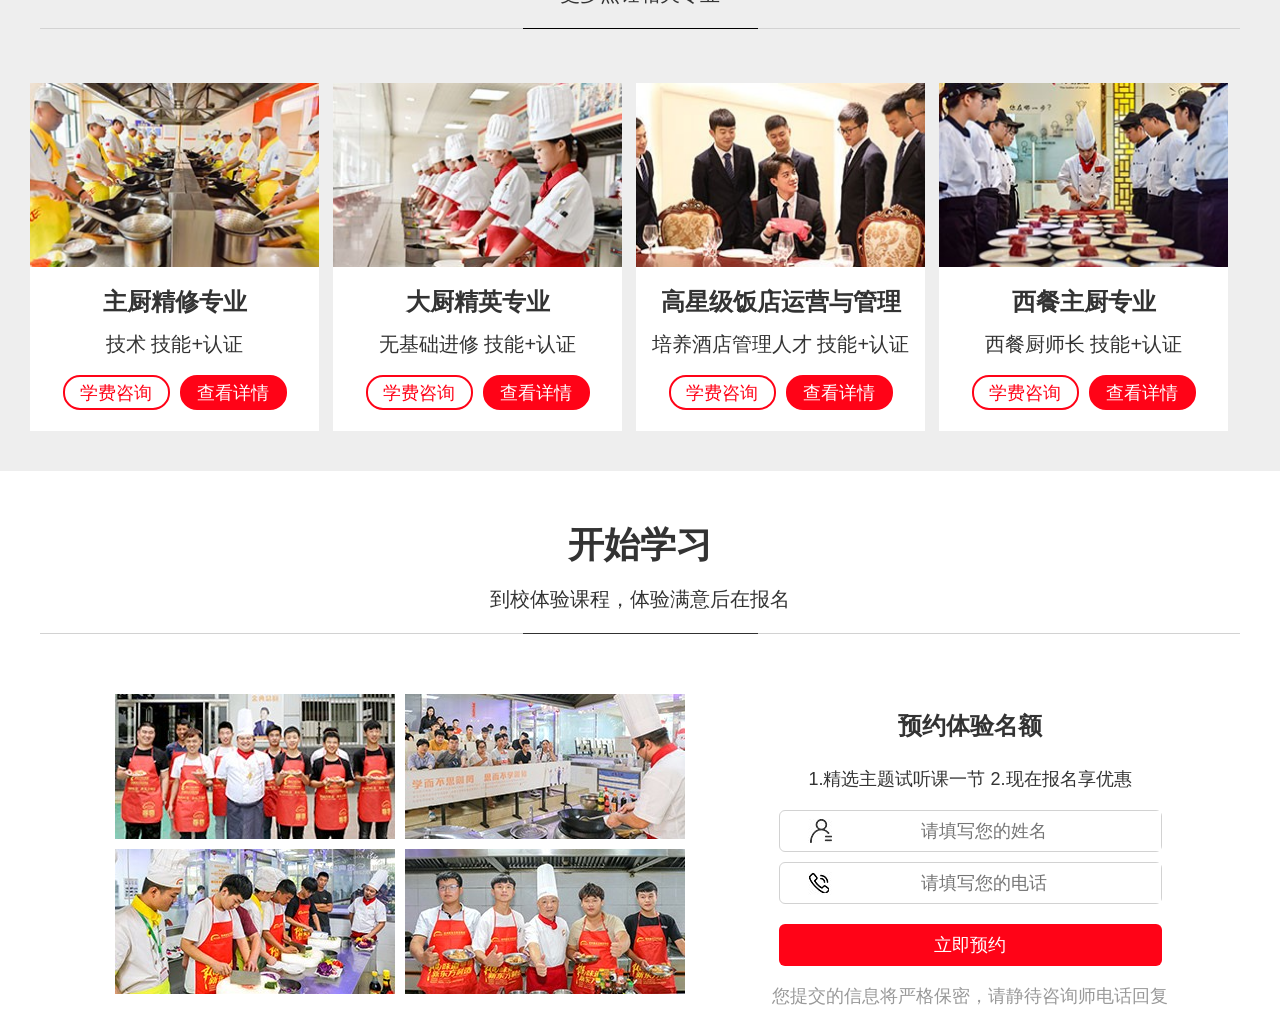
<file: zhuanye/jdzc/index.html>
<!DOCTYPE html>
<html>

<head>
  <meta charset="GBK">
  <meta name="viewport" content="width=device-width, initial-scale=1.0">
  <meta http-equiv="X-UA-Compatible" content="ie=edge">
  <meta charset="GBK">
  <title>����ܳ�רҵ-�����¶������ѧԺ - �㶫��������������ѵѧУ_�㶫�����¶������ѧУ_ѧ��������ѻ�ʦ_����_�決_���_����_�����¶�����ʦ��ѵѧУ</title>
  <meta name="keywords" content="�����¶�����ʦѧУ|���ѧУ|�����¶������ѧУ|�����¶���|�¶������|ѧ��ʦ|ѧ���|��ʦѧУ|���ѧУ|��ʦ��ѵ" />
  <meta name="description"
    content="�����רҵ���ã������¶�����ʦѧУ�������¶������ѧУ�������¶������¶�����⿣�ѧ��ʦ��ѧ��⿣���ʦѧУ�����ѧУ����ʦ��ѵѧУ�������ѵѧУ�������¶�����ʦѧУ�����Ҵ��ͳ�ʦ��ѵ���أ��й����ʦ����ʽ���ʦ������ʦ���вͳ�ʦ��ѵȨ���������豸�����Ƚ�������������ʦ�������ۺ�ѧ��ʦ��ѡ�����¶�" />
  <link rel="stylesheet" href="css/spec_common.css" />
  <link href="css/jdzc_jt.css" rel="stylesheet" type="text/css">
</head>

<body>

  <div class="banner">
    <a href="javascript:void(0)" onclick="return swtClick()" class="zxUrl" >
      <img src="./images/banner.jpg" alt="����ܳ�רҵ">
    </a>
  </div>
  <div class="stab flex">
    <div class="tab_li">
      <p><span>1988</span> ��</p>
      <span class="tab_tit">Ʒ�Ƴ���</span>
    </div>
    <div class="tab_li">
      <p><span>30</span> ��</p>
      <span class="tab_tit">�޶�С��</span>
    </div>
    <div class="tab_li">
      <p><span>6</span> ��</p>
      <span class="tab_tit">ѧϰ����</span>
    </div>
    <div class="tab_li tab_last">
      <p><span>60</span> ��</p>
      <span class="tab_tit">����ѧ��</span>
    </div>
  </div>
  <div class="qldz">
    <div class="title">
      <p>���Ķ�����������</p>
      <span>���ľ��� ��������רҵ</span>
      <h5></h5>
      <h4></h4>
    </div>
    <ul class="zyts flex">
      <li class="ts_li">
        <span>01</span>
        <img src="./images/zyts_01.png" alt="С���ѧ">
        <p>С���ѧ</p>
        <h4>����ѧ�����ֲ�������</h4>
      </li>
      <li class="ts_li">
        <span>02</span>
        <img src="./images/zyts_02.png" alt="С���ѧ">
        <p>ʵ����ѧ</p>
        <h4>ģ��Ƶ�ʵѵ��ѧ�������ﵽ����ѧ�д��帴ϰ����ϰ�а���ʵѵ��</h4>
      </li>
      <li class="ts_li">
        <span>03</span>
        <img src="./images/zyts_03.png" alt="С���ѧ">
        <p>��ʦָ��</p>
        <h4>��ʦ�Ŷӣ��������ʦ��Ӣ</h4>
      </li>
      <li class="ts_li">
        <span>04</span>
        <img src="./images/zyts_04.png" alt="С���ѧ">
        <p>��רѧ������</p>
        <h4>����������רҵѧ���ṩ��רѧ�����񣬿ɿ�ȡ��ɽʦ����ѧ��רѧ��</h4>
      </li>
      <li class="ts_li">
        <span>05</span>
        <img src="./images/zyts_05.png" alt="С���ѧ">
        <p>��ҵ</p>
        <h4>��ҵ�ṩ���;Ƶ깤������</h4>
      </li>
      <li class="ts_li">
        <span>06</span>
        <img src="./images/zyts_06.png" alt="С���ѧ">
        <p>�γ����ݷḻ</p>
        <h4>�˴��ϵ�����вˡ������ζ���ˡ�˽���ˡ�����ʽ��㡢���͡���̵�</h4>
      </li>
    </ul>
    <div class="zx flex">
      <a class="zxUrl djzx" href="javascript:void(0)" onclick="return swtClick()" ><i></i><span>��ѯ����ѧ��</span></a>
      <a class="tel" href="javascript:void(0)" onclick="return swtClick()" >������� <span>0531-67896633</span></a>
    </div>
  </div>
  <div class="jdxx">
    <div class="title">
      <p>����׶�ѧϰ</p>
      <span>�׶ν�ѧ ѭ�򽥽� �ڻ��ͨ ѧ������</span>
      <h5></h5>
      <h4></h4>
    </div>
    <div class="jd_tit flex">
      <div>
        <p>Լ <i>500</i> ��</p>
        <span>ʾ����Ʒ</span>
      </div>
      <div>
        <p>Լ <i>330</i> ��</p>
        <span>ʵϰ��Ʒ</span>
      </div>
      <div>
        <p>���� <i>80 </i>��</p>
        <span>�г�������Ʒ</span>
      </div>
    </div>
    <div class="jd_slide flex">
      <ul class="hd">
        <li>��һ�׶�</li>
        <li>�ڶ��׶�</li>
        <li>�����׶�</li>
        <li>���Ľ׶�</li>
        <li>����׶�</li>
        <li>�����׶�</li>
      </ul>
      <div class="bd">
        <ul class="flex">
          <img src="./images/jd_01.jpg" alt="���ܻ���ģ��">
          <div class="jd_con">
            <h4>01�����ܻ���ģ��</h4>
            <p>��������������淶�� ԭ�ϵ������μ����ü��ɣ� ���ԭ���촦�����ӹ������� ��⿻���ζ�ͺ���������� ���������ƴ�����ܵ�̼����� ���Ӣ� �����Ӧ�û�����</p>
            <a href="javascript:void(0)" onclick="return swtClick()" class="zxUrl" >������ѯѧ����Ϣ > ></a>
          </div>
        </ul>
        <ul class="flex">
          <img src="./images/jd_02.jpg" alt="������չģ��">
          <div class="jd_con">
            <h4>02��������չģ��</h4>
            <p>����ζ�ͺ����������ѵ���� ���������ƴ���������� ʳƷ��̼����� �����㼰�Ƶ곣��Ʒ�������� �ֵ�ȡ�Ϻͼ򵥻��������</p>
            <a href="javascript:void(0)" onclick="return swtClick()" class="zxUrl" >������ѯѧ����Ϣ > ></a>
          </div>
        </ul>
        <ul class="flex">
          <img src="./images/jd_03.jpg" alt="����ǿ��ģ��">
          <div class="jd_con">
            <h4>03������ǿ��ģ��</h4>
            <p>�Ƶ�������˵������� �г�����������Ʒ�������� ɽ��Ұζ��ԭ��Ʒ�������� �������в˺���ɫ���������� �������˺͹�͢�˵Ȳ��������� �������л����±��������</p>
            <a href="javascript:void(0)" onclick="return swtClick()" class="zxUrl" >������ѯѧ����Ϣ > ></a>
          </div>
        </ul>
        <ul class="flex">
          <img src="./images/jd_04.jpg" alt="��ǰ��ѵģ��">
          <div class="jd_con">
            <h4>04����ǰ��ѵģ��</h4>
            <p>������������ȼ��ܲ����� 90����ɫ����ǿ��ѵ�����������գ��� ���˵������������ʾ����ʵѵ�� �����ϵ���˴�ʦʾ����ʵѵ�� Ӫ������ƣ� ��ϯ�˵���ơ�</p>
            <a href="javascript:void(0)" onclick="return swtClick()" class="zxUrl" >������ѯѧ����Ϣ > ></a>
          </div>
        </ul>
        <ul class="flex">
          <img src="./images/jd_05.jpg" alt="��ʦѵ��ģ��">
          <div class="jd_con">
            <h4>05����ʦѵ��ģ��</h4>
            <p>������ҵ�Ĵ�ʦ��֪����ҵ�ĳ�ʦ���������ܳ�����У�������в�Ʒ����ҵ������Ʒ�������Ʒ��</p>
            <a href="javascript:void(0)" onclick="return swtClick()" class="zxUrl" >������ѯѧ����Ϣ > ></a>
          </div>
        </ul>
        <ul class="flex">
          <img src="./images/jd_06.jpg" alt="��ϯ����ģ��">
          <div class="jd_con">
            <h4>06����ϯ����ģ��</h4>
            <p>��ϯ�˵��������ʾ����ʵѵ ���ɻ�ԭ���Ƿ�ʾ����ʵϰ���ࡢ�����ᣩ�ȣ�������ϯ�˵��������ʾ����ʵѵ����ҵ�ۺϼ��ܻῼ ��</p>
            <a href="javascript:void(0)" onclick="return swtClick()" class="zxUrl" >������ѯѧ����Ϣ > ></a>
          </div>
        </ul>
      </div>
    </div>
  </div>
  <div class="xxnr">
    <div class="title">
      <p>רҵѧϰ����</p>
      <span>�˴��ϵ ϵͳѧϰ ���վ��� ������ɫ</span>
      <h5></h5>
      <h4></h4>
    </div>
    <div class="nr_con flex">
      <div class="nr_tit">
        <h4>1.ϵͳѧϰ�˴��ϵ�����־�������������� </h4>
        <p>�������ձ�ԺУ������ϵ����������ͨ�˴��ϵ�����ˡ������ζ���ˡ��г����вˡ�����������ɫ�ˣ��ںϲˡ�˽���ˡ��ٸ��ˡ�ҩ�š���͢�˵Ȳ�Ʒ��������Ϥ�ߵ�ԭ�ϵ��Ƿ���������</p>
        <a href="javascript:void(0)" onclick="return swtClick()" class="zxUrl" >��ѯ����ѧ��</a>
      </div>
      <div class="nr_pic flex">
        <div class="nr_pic_01">
          <img src="./images/nr_01.jpg">
        </div>
        <div class="nr_pic_02">
          <img src="./images/nr_02.jpg">
          <img src="./images/nr_03.jpg">
        </div>
        <div class="nr_pic_01">
          <img src="./images/nr_04.jpg">
        </div>
      </div>
    </div>
    <div class="nr_con flex">
      <p class="nr_line"></p>
      <div class="nr_pic flex">
        <div class="nr_pic_01">
          <img src="./images/nr_05.jpg">
        </div>
        <div class="nr_pic_02">
          <img src="./images/nr_06.jpg">
          <img src="./images/nr_07.jpg">
        </div>
        <div class="nr_pic_01">
          <img src="./images/nr_08.jpg">
        </div>
      </div>
      <div class="nr_tit">
        <h4>2.������ͨ����ʵ���ո�����⿼���</h4>
        <p>��Ϥ����ʽ��㡢���͡���̡���ƴ�����ܡ������±ˮ�����ա����������տ��ȼ��ܲ�������ǿ�Ȳ�ʵϰ�γ̵�ͬʱ������˽���˺��ںϲ˵�ѧϰ��</p>
        <a href="javascript:void(0)" onclick="return swtClick()" class="zxUrl" >��ѯ����ѧ��</a>
      </div>
    </div>
    <div class="nr_con flex">
      <p class="nr_line"></p>
      <div class="nr_tit">
        <h4>3.ҵ�����ۺ�ѧϰ </h4>
        <p>��ʤ��������˵������಻ͬ������ϯ�˵�������������Ӫ�����֪ʶ�����Ӣ���ͨ���������������ɱ����㡢�Ƶ���Ӫ���г�Ӫ�������֪ʶ���߱�������ҵ����������ǿ���ۺ����˲š�</p>
        <a href="javascript:void(0)" onclick="return swtClick()" class="zxUrl" >��ѯ����ѧ��</a>
      </div>
      <div class="nr_pic flex">
        <div class="nr_pic_01">
          <img src="./images/nr_09.jpg">
        </div>
        <div class="nr_pic_01">
          <img src="./images/nr_10.jpg">
        </div>
      </div>
    </div>
  </div>
  <div class="msfc">
    <div class="title">
      <p>ʦ������</p>
      <span>��ҵ������ר�ң��ְ��ֽ�ѧ</span>
      <h5></h5>
      <h4></h4>
    </div>
    <div class="ms_con tbody">
      <div class="picFocus">
        <a class="prev" href="javascript:void(0)" onclick="return swtClick()"><img src="./images/ms_prev.png"></a> <a class="next"
        href="javascript:void(0)" onclick="return swtClick()"><img src="./images/ms_next.png"></a>
        <div class="bd">
          <ul>
            <li>
              <p class="ms_ico"><img src="./images/ms_ico.png"></p>
              <p class="ms_name">̷�ٻ�</p>
              <p class="ms_ename">TANRONGHUA</p>
              <p class="ms_des"></p>
              <p class="ms_text">2001���ٻ��ൺ������ʳ�ڵ�̽�<br>
                2010���ٻ���ʲ����Ƶ���ѡ����������������ʦ���͡��л�������ӡ��ƺ�<br>
                2012�굱ѡ���˳�ʦίԱ��������ί��������ί������<br>
                2014���ٻ���Ľ춫����ʳ�ڴ��²�չ���������<br>
                2015���ٻ��׽��й���ʳ�Ļ��ڽ����<br>
                2015�걻��Ϊ�¶�����⿽���2015��Ƚ�ѧ��ʦ<br>
                2016���ٻ�2016���в�������������(������)���רҵ���Ǿ�������Ϊ�й������ʦ
              </p>
            </li>
            <li>
              <p class="ms_ico"><img src="./images/ms_ico.png"></p>
              <p class="ms_name">������</p>
              <p class="ms_ename">KUANGZHONGZHOU</p>
              <p class="ms_des">�ó������ˡ���ˡ����ˡ���ʽ��㡢ʳ������ҩ������</p>
              <p class="ms_text">
                2010�� ���Ϸ����б���ʳר��ר�ⱨ��
                2012�� ����������Ƶ��������ʳ��Ŀ�α�<br>
                2013�� �ٻ��Ϻ�������������������Ƶ�����Ͼٰ�Ķ�����ʦ����ȫ��ʮǿ����ѡ��<br>
              </p>
            </li>
            <li>
              <p class="ms_ico"><img src="./images/ms_ico.png"></p>
              <p class="ms_name">�ھ�ˮ</p>
              <p class="ms_ename">YUJINGSHUI</p>
              <p class="ms_des">�ó�������,��ʳ,����,���</p>
              <p class="ms_text">
                ���������Э���׽���ҫ������������� <br>
                ���Ľ��л����˳�ʦ���������ʦ�����ؽ� <br>
                ���Ա�ȫ����ɽ�۽����ܴ�������� <br>
                2015 �����в�����ҵ���ܴ������Ƚ� <br>
            </li>
          </ul>
        </div>
        <div class="hd">
          <ul>
            <li>
              <div class="ms_pic">
                <img src="./images/ms_01.jpg">
              </div>
              <p class="ms_tit">̷�ٻ�</p>
              <p class="ms_ftit">��ʽ����߼���ʦ������һ��ʳƷ���ʦ</p>
            </li>
            <li>
              <div class="ms_pic">
                <img src="./images/ms_02.jpg">
              </div>
              <p class="ms_tit">������</p>
              <p class="ms_ftit">��ʽ���߼���ʦ����ʽ����߼���ʦ</p>
            </li>
            <li>
              <div class="ms_pic">
                <img src="./images/ms_03.jpg">
              </div>
              <p class="ms_tit">�ھ�ˮ</p>
              <p class="ms_ftit">����Ӫ��ʦ�߼���ʦ��������Ӫ��ʦЭ������</p>
            </li>
          </ul>
        </div>
      </div>
    </div>
  </div>
  <div class="dzxl">
    <div class="title">
      <p>�ɿ�ȡ���˴�ר</p>
      <h5></h5>
      <h4></h4>
    </div>
    <div class="xlzs flex">
      <div class="zs_div">
        <img src="./images/zs_01.jpg" alt="��רѧ��֤��">
        <div class="zs_con">
          <p><i></i>ѧ������+������֤</p>
          <span>����������רҵ�ɿ�ȡ��ɽʦ����ѧ��רѧ����ѧ�����ɲ顣</span>
        </div>
      </div>
      <div class="zs_div">
        <img src="./images/zs_02.jpg" alt="�¶�����ҵ֤��">
        <div class="zs_con">
          <p><i></i>�¶�����ҵ֤��</p>
          <span>ѧ����ҵ��ͳһ�䷢�¶�����⿽�����ҵ֤�顣</span>
        </div>
      </div>
      <div class="zs_div">
        <img src="./images/zs_03.jpg" alt="��ʦ֤��Ӫ��ʦ֤�����ʦ��֤��">
        <div class="zs_con">
          <p><i></i>��ʦ֤��Ӫ��ʦ֤�����ʦ��֤��</p>
          <span>ѧ����У�ɿ�ȡ��ʦ֤��Ӫ��ʦ֤�����ʦ������ʦ��֤�顣</span>
        </div>
      </div>
    </div>
    <div class="btn_con">
      <a href="javascript:void(0)" onclick="return swtClick()" class="zxUrl" >
        <img src="./images/btn_ico_w.jpg" class="f_l">������ѯ
        <img src="./images/btn_ico_r.png" class="f_r">
      </a>
    </div>
  </div>
  <div class="xszp">
    <div class="title">
      <p>ѧ����Ʒ</p>
      <span>רҵ�γ���Ʒ��</span>
      <h5></h5>
      <h4></h4>
    </div>
    <ul class="flex">
      <li>
        <img src="./images/zp_01.jpg" alt="ˮ��Ϻ">
        <img src="./images/zp_02.jpg" alt="�Ǵ״�Ƥ��">
      </li>
      <li>
        <img src="./images/zp_03.jpg" alt="������">
        <img src="./images/zp_04.jpg" alt="��Ծ����">
      </li>
      <li><img src="./images/zp_05.jpg" alt="������"></li>
    </ul>
    <div class="btn_con">
      <a href="javascript:void(0)" onclick="return swtClick()" class="zxUrl" >
        <img src="./images/btn_ico_w.jpg" class="f_l">�鿴����������Ʒ
        <img src="./images/btn_ico_r.png" class="f_r">
      </a>
    </div>
  </div>
  <div class="jybz">
    <div class="title">
      <p>��ҵ����</p>
      <span>У������ ��ҵָ��</span>
      <h5></h5>
      <h4></h4>
    </div>
    <div class="bz_con flex">
      <div class="rxq">
        <p>��ѧǰ</p>
        <img src="./images/rxq.png" alt="��ѧǰ">
        <h4>����ǩ��ҵЭ��</h4>
        <span>��У�ι�������ٱ�������ѧ������Уǩ����ҵЭ�顣</span>
      </div>
      <div class="dxpy">
        <p class="head">��ѧʱ��������</p>
        <div class="dx_slide flex">
          <div class="bd">
            <ul><img src="./images/py_01.png" alt="У�����"></ul>
            <ul><img src="./images/py_02.png" alt="������ѧ��"></ul>
            <ul><img src="./images/py_03.png" alt="��ҵ˫ѡ��"></ul>
          </div>
          <ul class="hd">
            <li>У��<br>�����</li>
            <li>У��<br>��ѧ��</li>
            <li>��ҵ<br>˫ѡ��</li>
          </ul>
        </div>
        <div class="flex bymq">
          <div class="xmq">
            <p>��ҵ��<br>����</p>
          </div>
          <ul class="flex">
            <li>
              <img src="./images/mq_01.jpg" alt="����">
              <img src="./images/mq_04.jpg" alt="����">
            </li>
            <li>
              <img src="./images/mq_02.jpg" alt="����">
              <img src="./images/mq_05.jpg" alt="����">
            </li>
            <li>
              <img src="./images/mq_03.jpg" alt="����">
              <img src="./images/mq_06.jpg" alt="����">
            </li>
          </ul>
        </div>
      </div>
    </div>
    <div class="zx flex">
      <a class="zxUrl djzx flex" href="javascript:void(0)" onclick="return swtClick()" ><i></i><span>��ѯ��ҵ��ʲô��ҵ��</span>
        <h5></h5>
      </a>
      <a class="tel" href="javascript:void(0)" onclick="return swtClick()" >�������� <span>0531-67896633</span></a>
    </div>
  </div>
  <div class="zytj">
    <div class="tbody">
      <div class="title">
        <p>�����Ȥ�����Ƕ���</p>
        <span>����������רҵ</span>
        <h5></h5>
        <h4></h4>
      </div>
      <div class="zy_con">
        <div class="zy_list">
          <a href="javascript:void(0)" onclick="return swtClick()" ><img src="./images/zy_01.jpg"></a>
          <div class="zy_main">
            <p class="zy_tit">��������רҵ</p>
            <p class="zy_txt">���� ����+��֤</p>
            <p class="zy_btn">
              <a href="javascript:void(0)" onclick="return swtClick()" class="zxUrl" >ѧ����ѯ</a>
              <a href="javascript:void(0)" onclick="return swtClick()" class="zy_more" >�鿴����</a>
            </p>
          </div>
        </div>
        <div class="zy_list">
          <a href="javascript:void(0)" onclick="return swtClick()" ><img src="./images/zy_02.jpg"></a>
          <div class="zy_main">
            <p class="zy_tit">�����Ӣרҵ</p>
            <p class="zy_txt">�޻������� ����+��֤</p>
            <p class="zy_btn">
              <a href="javascript:void(0)" onclick="return swtClick()" class="zxUrl" >ѧ����ѯ</a>
              <a href="javascript:void(0)" onclick="return swtClick()" class="zy_more" >�鿴����</a>
            </p>
          </div>
        </div>
        <div class="zy_list">
          <a href="javascript:void(0)" onclick="return swtClick()" ><img src="./images/zy_03.jpg"></a>
          <div class="zy_main">
            <p class="zy_tit">���Ǽ�������Ӫ�����</p>
            <p class="zy_txt">�����Ƶ�����˲� ����+��֤</p>
            <p class="zy_btn"> 
              <a href="javascript:void(0)" onclick="return swtClick()" class="zxUrl" >ѧ����ѯ</a>
              <a href="javascript:void(0)" onclick="return swtClick()" class="zy_more" >�鿴����</a>
            </p>
          </div>
        </div>
        <div class="zy_list">
          <a href="javascript:void(0)" onclick="return swtClick()" ><img src="./images/zy_04.jpg"></a>
          <div class="zy_main">
            <p class="zy_tit">��������רҵ</p>
            <p class="zy_txt">���ͳ�ʦ�� ����+��֤</p>
            <p class="zy_btn">
              <a href="javascript:void(0)" onclick="return swtClick()" class="zxUrl" >ѧ����ѯ</a>
              <a href="javascript:void(0)" onclick="return swtClick()" class="zy_more" >�鿴����</a>
            </p>
          </div>
        </div>
        <div class="clear"></div>
      </div>
    </div>
  </div>
  <div class="ksxx tbody">
    <div class="title">
      <p>��ʼѧϰ</p>
      <span>��У����γ̣�����������ڱ���</span>
      <h5></h5>
      <h4></h4>
    </div>
    <div class="ks_con">
      <div class="ks_pic f_l">
        <img src="./images/ks_01.jpg">
        <img src="./images/ks_02.jpg">
        <img src="./images/ks_03.jpg">
        <img src="./images/ks_04.jpg">
      </div>
      <div class="ks_form f_r">
          <form action="http://www.szxdfpr.com/plus/diy.php" enctype="multipart/form-data" method="post" onsubmit="return checkForm()" class="dikuang">
          <input name="action" value="post" type="hidden">
          <input name="diyid" value="5" type="hidden">
          <input name="do" value="2" type="hidden">
          <input name="dede_fields"
            value="name,text;sex,text;xueli,text;zhuanye,text;qq,int;shijian,text;shijian2,text;dizhi,text;content,multitext;ip,text;nianling,int;sn,text;laiyuan,text;purl,text;city,text;dianhua,text"
            type="hidden">
          <input name="dede_fieldshash" value="1a01cb64e6e01534831e3c29b590e2b9" type="hidden">
          <p class="ks_tit">ԤԼ��������</p>
          <p class="ks_txt">1.��ѡ����������һ�� 2.���ڱ������Ż�</p>
          <p class="ks_line"><i><img src="./images/ks_ico_1.jpg"></i><input type="text" name="user_name" class="ks_ipt"
              placeholder="����д��������"></p>
          <p class="ks_line"><i><img src="./images/ks_ico_2.jpg"></i><input type="text" name="shouji" class="ks_ipt"
              placeholder="����д���ĵ绰"></p>
          <input type="submit" value="����ԤԼ" class="ks_btn">
          <p class="ks_inf">���ύ����Ϣ���ϸ��ܣ��뾲����ѯʦ�绰�ظ�</p>
        </form>
      </div>
      <div class="clear"></div>
    </div>
  </div>
 

  <div style="display:none;">
    <!-- <script src="js/z_stat.js" language="JavaScript"></script> -->
  </div>
  <script src="js/jquery-1.11.3.min.js"></script>
  <!-- <script src="js/zx.js"></script> -->
  <script src="js/jquery.superslide.2.1.2.js"></script>
  <script type="text/javascript">
    //��ʦЧ��
    $(function () {
      var ms_list = $(".ms_con .hd li");
      jQuery(".picFocus").slide({
        mainCell: ".bd ul",
        effect: "left",
        trigger: "click",
        autoPlay: true,
        startFun: function (i, c) {
          var ms_list = $(".ms_con .hd li");
          var p = i - 1;
          if (p < 0) p = c - 1;
          var n = i + 1;
          if (n >= c) n = 0;
          console.log(p + "---" + i + "---" + n)
          ms_list.eq(i).css("left", "50%")
          ms_list.eq(n).css("left", "80%")
          ms_list.eq(p).css("left", "20%")
        }
      });
      //�����
      $(".dx_slide").slide();
      //����׶�
      $(".jd_slide").slide();
    })
  </script>
</body>

</html>
</file>
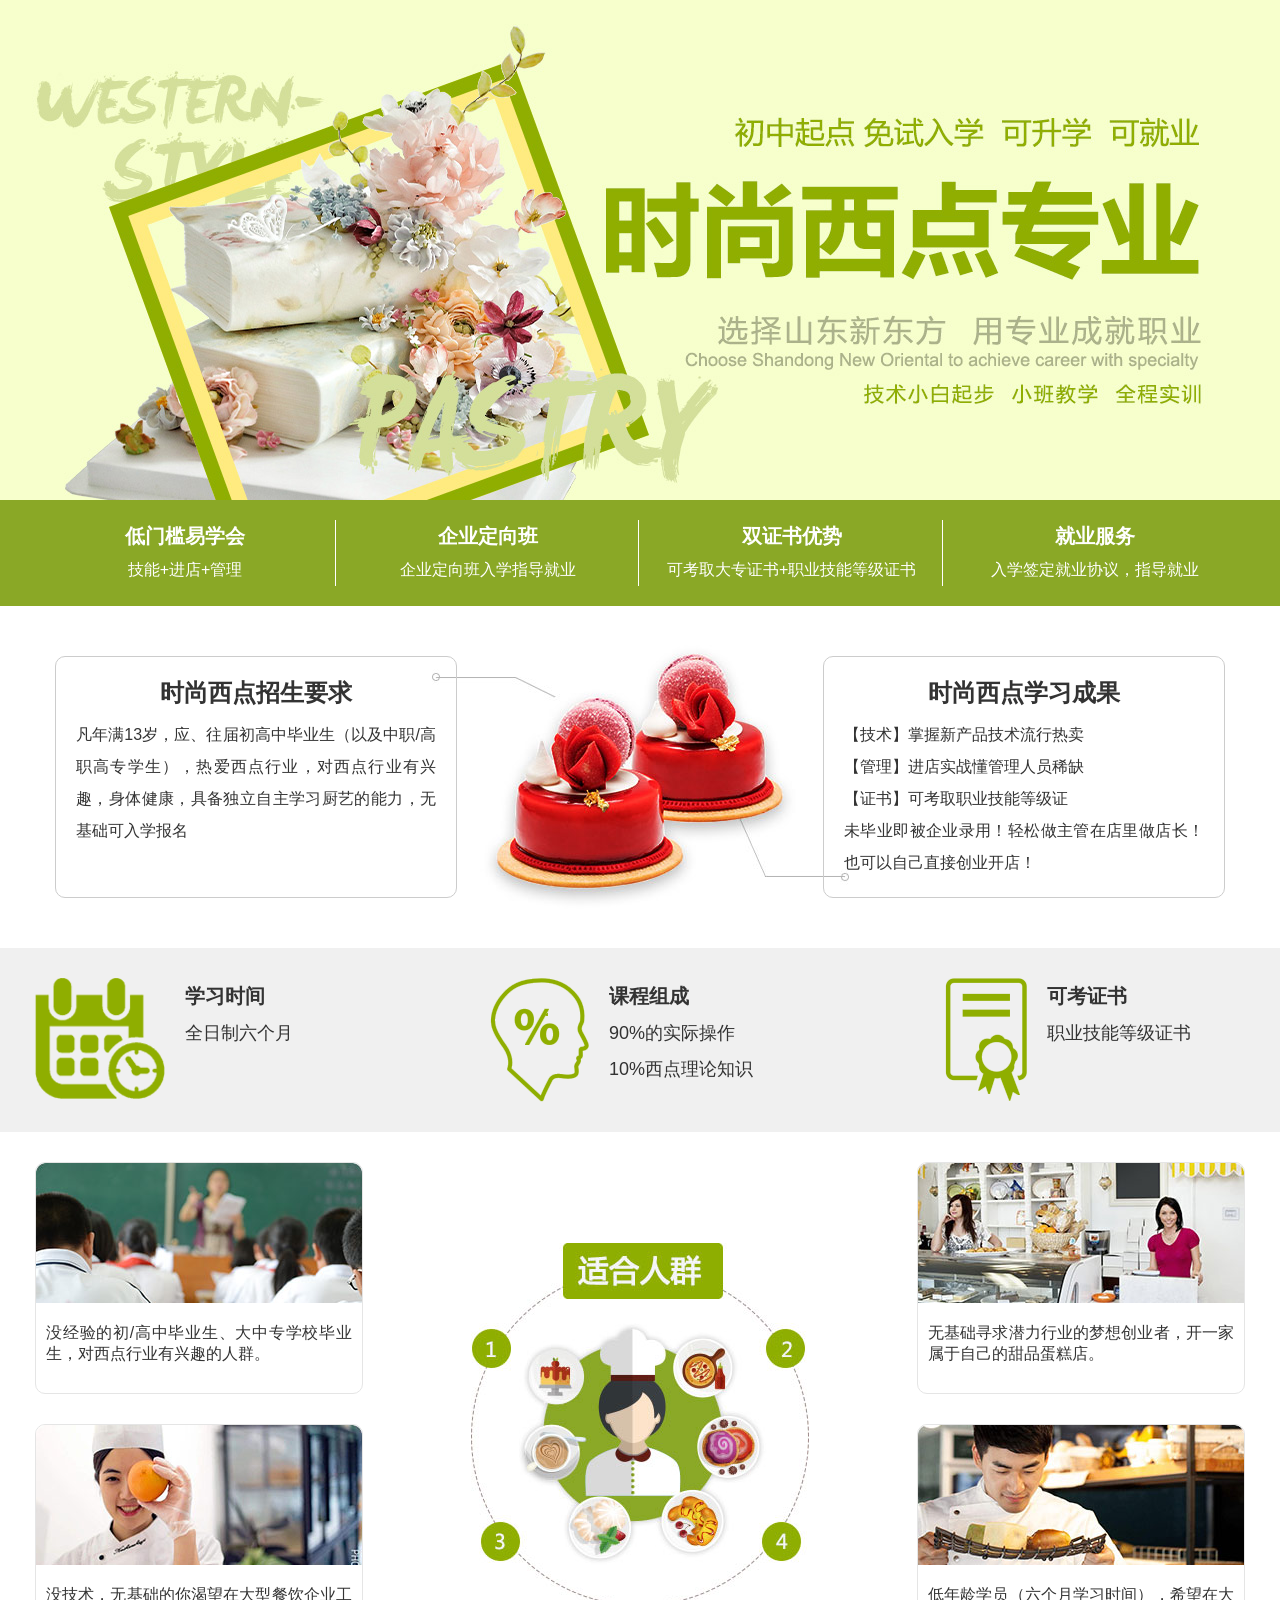
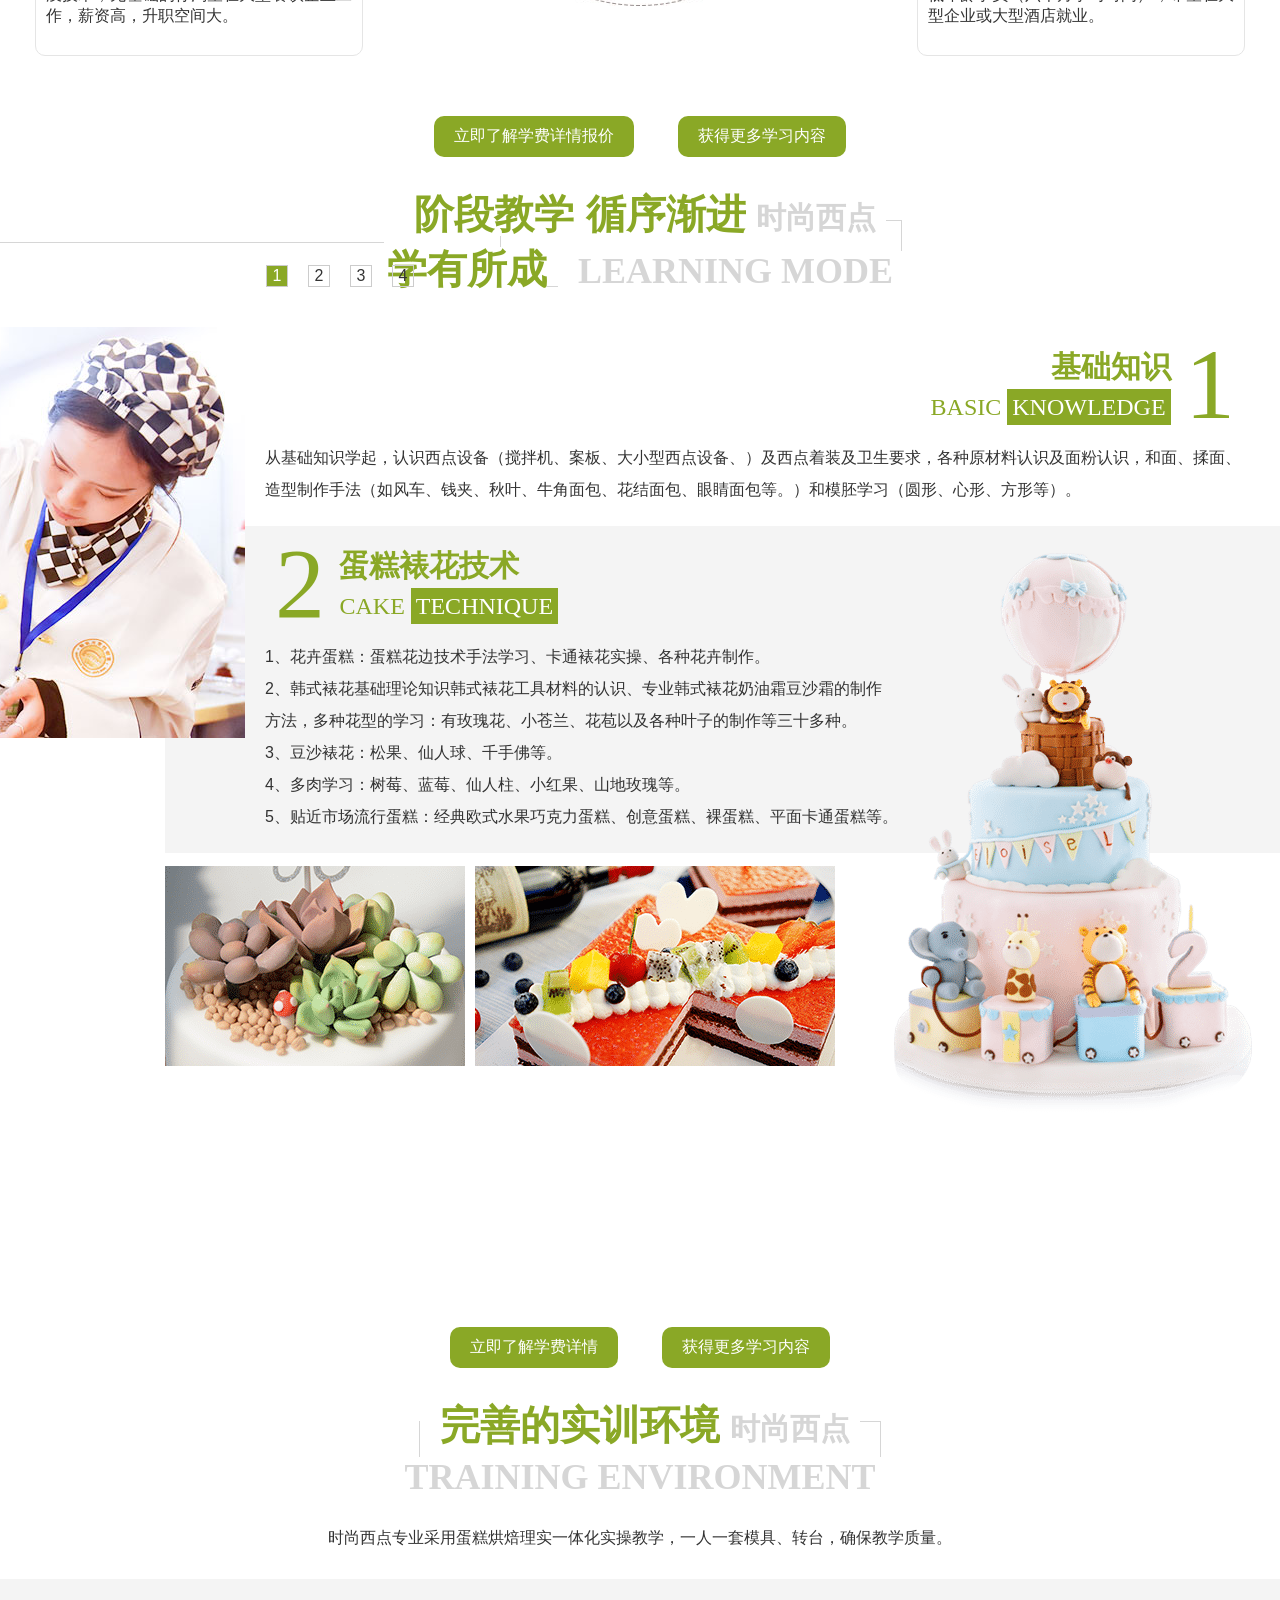
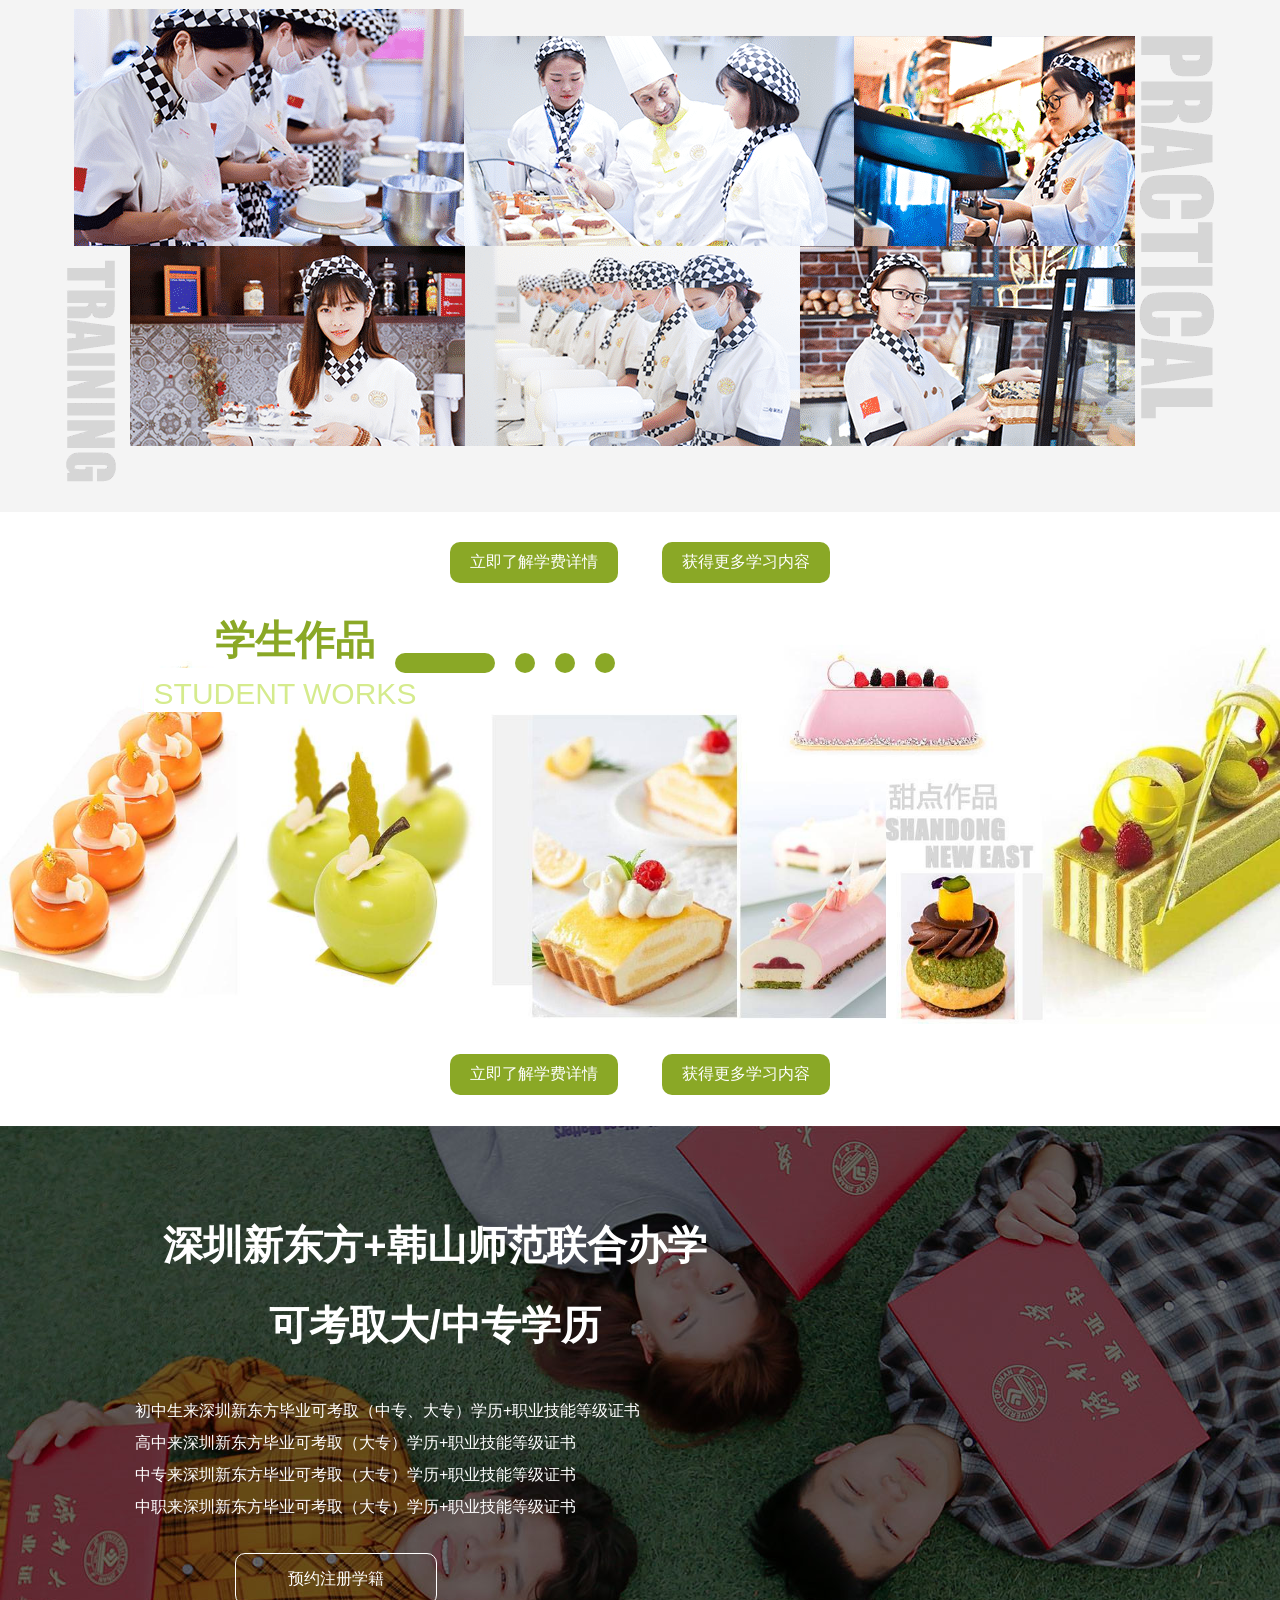
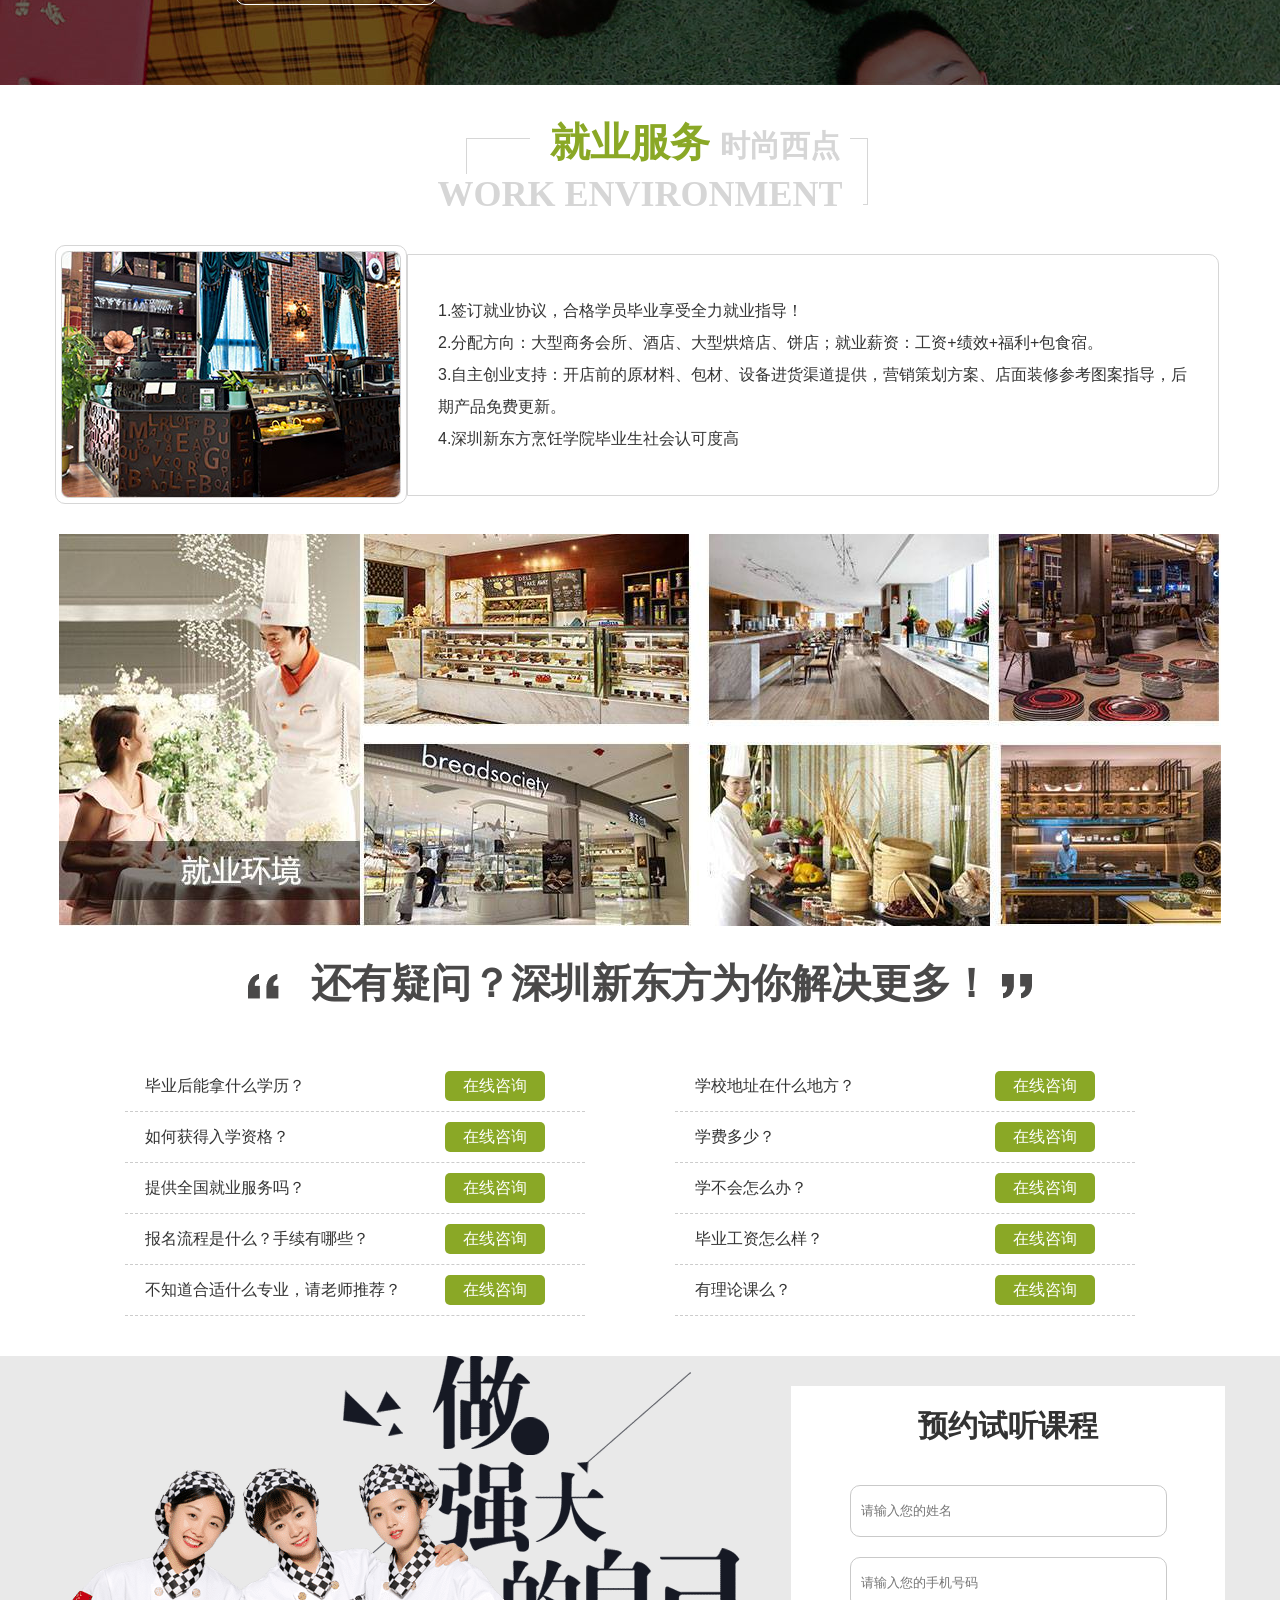
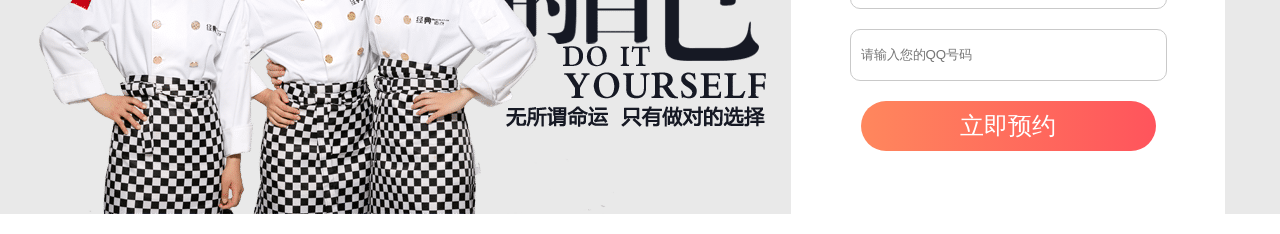
<file: zhuanye/ssxd/index.html>
<!DOCTYPE html>
<html lang="zh-cn">

<head>
  <meta charset="GBK">
  <title>ʱ������רҵ-�����¶������ѧԺ - �㶫��������������ѵѧУ_�㶫�����¶������ѧУ_ѧ��������ѻ�ʦ_����_�決_���_����_�����¶�����ʦ��ѵѧУ</title>
  <meta name="keywords" content="����,����,�決,��ʽ�ѻ�,Ӣʽ�ǻ�,����,������Ʒ,����,�������,���ͼ��,��ʽ���,���" />
  <meta name="description"
    content="�¶������ѧУ,�����¶������ѧУ,�¶�����������ѧУ,�¶�����ʦѧУ,�¶������,�¶������ѧУѧ��,ѧ��ʦҪ����Ǯ,���ڳ�ʦ��ѵ,��ʦ��ѵ,����ѧ��ʦ,ѧ��ʦҪ���,ѧ��ʦ,���ѧУ,�����ѵ,�����¶���,�����¶���ѧУ,��ʦѧУ���㶫ʡ����ʦ����ѵ���������¶������ѧУ��������ʽ���ʦ������ʦ�����ͳ�ʦ�ĳ�ʦ��ѵѧУ,����������ѵѧУ.�¶������ѧУѧ��ʦ����������,��ҵ�Ƽ�����" />
  <link rel="stylesheet" href="css/spec_common.css">
  <link rel="stylesheet" href="css/ssxd.css">
</head>

<body>

  <div class="banner"></div>
  <div class="bg1">
    <ul class="justify wrap lead">
      <li><strong>���ż���ѧ��</strong><br>����+����+����</li>
      <li><strong>��ҵ�����</strong><br>��ҵ�������ѧָ����ҵ</li>
      <li><strong>˫֤������</strong><br>�ɿ�ȡ��ר֤��+ְҵ���ܵȼ�֤��</li>
      <li><strong>��ҵ����</strong><br>��ѧǩ����ҵЭ�飬ָ����ҵ</li>
    </ul>
  </div>
  <ul class="wrap justify zsdx">
    <li><strong>ʱ����������Ҫ��</strong>������13�꣬Ӧ����������б�ҵ�����Լ���ְ/��ְ��רѧ�������Ȱ�������ҵ����������ҵ����Ȥ�����彡�����߱���������ѧϰ���յ��������޻�������ѧ����</li>
    <li><strong>ʱ������ѧϰ�ɹ�</strong>
      �������������²�Ʒ������������<br>
      ������������ʵս��������Աϡȱ<br>
      ��֤�顿�ɿ�ȡְҵ���ܵȼ�֤<br>
      δ��ҵ������ҵ¼�ã������������ڵ������곤��Ҳ�����Լ�ֱ�Ӵ�ҵ���꣡
    </li>
  </ul>
  <div class="shijian">
    <ul class="shijian-ul wrap justify">
      <li>
        <img src="./images/icon-1.png" alt="" width="130" height="121">
        <b>ѧϰʱ��</b><br>
        ȫ����������
      </li>
      <li>
        <img src="./images/icon-2.png" alt="" width="99" height="124">
        <b>�γ����</b><br>
        90%��ʵ�ʲ���<br>
        10%��������֪ʶ
      </li>
      <li>
        <img src="./images/icon-3.png" alt="" width="82" height="123">
        <b>�ɿ�֤��</b><br>
        ְҵ���ܵȼ�֤��
      </li>
    </ul>
  </div>
  <ul class="justify renqun wrap">
    <li>
      <img src="./images/rq-1.jpg" alt="" width="326" height="140">
      <p>û����ĳ�/���б�ҵ��������רѧУ��ҵ������������ҵ����Ȥ����Ⱥ��</p>
    </li>
    <li style="border: none"></li>
    <li>
      <img src="./images/rq-2.jpg" alt="" width="326" height="140">
      <p>�޻���Ѱ��Ǳ����ҵ�����봴ҵ�ߣ���һ�������Լ�����Ʒ����ꡣ</p>
    </li>
    <li>
      <img src="./images/rq-3.jpg" alt="" width="326" height="140">
      <p>û�������޻�����������ڴ��Ͳ�����ҵ������н�ʸߣ���ְ�ռ��</p>
    </li>
    <li style="border: none"></li>
    <li>
      <img src="./images/rq-4.jpg" alt="" width="326" height="140">
      <p>������ѧԱ��������ѧϰʱ�䣩��ϣ���ڴ�����ҵ����;Ƶ��ҵ��</p>
    </li>
  </ul>
  <center class="wrap zxbox">
    <a href="javascript:;" class="zxUrl"  rel="nofollow">�����˽�ѧ�����鱨��</a>
    <a href="javascript:;" class="zxUrl"  rel="nofollow">��ø���ѧϰ����</a>
  </center>
  <div class="tabs">
    <div class="title-main"><strong>�׶ν�ѧ ѭ�򽥽�</strong><span>ʱ������</span><br><strong>ѧ������</strong>
      <font>LEARNING MODE</font>
    </div>
    <ul class="tabs-title">
      <li class="on">1</li>
      <li>2</li>
      <li>3</li>
      <li>4</li>
    </ul>
  </div>
  <ul class="tabs-con">
    <li class="wrap">
      <img src="./images/nr-1-1.jpg" width="540" height="411" class="nr-img-1" alt="">
      <div class="nr-con1">
        <div class="align-right">
          <div class="nr-tit"><strong>����֪ʶ</strong><br><span>BASIC <font>KNOWLEDGE</font></span></div>
          <div class="nr-num">1</div>
        </div>
        <p class="nr-p">
          �ӻ���֪ʶѧ����ʶ�����豸������������塢��С�������豸������������װ������Ҫ�󣬸���ԭ������ʶ�������ʶ�����桢���桢���������ַ�����糵��Ǯ�С���Ҷ��ţ�����������������۾�����ȡ�����ģ��ѧϰ��Բ�Ρ����Ρ����εȣ���
        </p>
      </div>
      <div class="nr-con2">
        <div class="align-left">
          <div class="nr-num">2</div>
          <div class="nr-tit"><strong>�����ѻ�����</strong><br><span>CAKE <font>TECHNIQUE</font></span></div>
        </div>
        <p class="nr-p">
          1�����ܵ��⣺���⻨�߼����ַ�ѧϰ����ͨ�ѻ�ʵ�١����ֻ���������<br>
          2����ʽ�ѻ���������֪ʶ��ʽ�ѻ����߲��ϵ���ʶ��רҵ��ʽ�ѻ�����˪��ɳ˪������<br>���������ֻ��͵�ѧϰ����õ�廨��С�����������Լ�����Ҷ�ӵ���������ʮ���֡�<br>
          3����ɳ�ѻ����ɹ���������ǧ�ַ�ȡ�<br>
          4������ѧϰ����ݮ����ݮ����������С�����ɽ��õ��ȡ�<br>
          5�������г����е��⣺����ŷʽˮ���ɿ������⡢���⵰�⡢�㵰�⡢ƽ�濨ͨ����ȡ�<br>
        </p>
        <img src="./images/nr-1-2.png" width="1087" height="570" class="nr-img-2 nr-img-2-1" alt="">
      </div>
    </li>
    <li class="wrap">
      <img src="./images/nr-2-1.jpg" width="540" height="519" class="nr-img-1" alt="">
      <div class="nr-con1">
        <div class="align-right">
          <div class="nr-tit"><strong>�決����</strong><br><span>BAKING <font>KNOWLEDGE</font></span></div>
          <div class="nr-num">3</div>
        </div>
        <p class="nr-p">
          �����������Ȧ�����ܰ���ëë�桢��ݮ���������֥ʿ���ȵ���ʽ̨���������<br>
          ��ʽ���������������ţ���������ʽ�ȹ���� ��ʽ������ȡ�<br>
          ŷʽ���������ţ�ǿ��̡���˺�����������˾�����к�����ȡ�<br>
          ���⣺���൰�����ۡ��ݷ絰�⡢��ݮ֥ʿ���⡢�ƽ𵰸⡢��Ƥ���⡢���ӵ���ȡ�<br>
          ����ʽ���ģ�������ɡ���ܽ���±�����ָ���ɡ���ʽ�±��������±��ȡ�
        </p>
      </div>
      <div class="nr-con2">
        <div class="align-left">
          <div class="nr-num">4</div>
          <div class="nr-tit"><strong>�������</strong><br><span>FONDANT <font>DESSERT</font></span></div>
        </div>
        <p class="nr-p">
          1��������㣺��ʽ��̢������̢�����Ǻ���̢��ŦԼ֥ʿ�ɡ���÷�������ɵȡ�<br>
          2��������㣺���ǲ������ɿ���������â�����̲��������󿧷�ţ�̲����ȡ�<br>
          3��Ľ˹��㣺�����ᡢ��ɭ�֡���絰�⡢�µ���ɳ�����⡢����յ��⡢����ʯ֥ʿ<br>���⡢�ɿ���Ľ˹���ɿ�����ݮĽ˹�������������յȡ�<br>
          4�����Ǳ��ӵ��⡢���ǻ�������������������������Ǳ��ɡ����ǻ��񵰸⡢���ǿ�ͨ<br>���⵰��ȡ�<br>
          5��ʱ�з������ͣ�Ӣʽ�ǻ�רҵ��˪��������������ǵ�����Ƥ<br>�����������ǵ�����Ƥ�İ��������ǵ�����˿�ߵ������ַ���
        </p>
        <img src="./images/nr-2-2.png" width="1096" height="543" class="nr-img-2 nr-img-2-2" alt="">
      </div>
    </li>
    <li class="wrap">
      <img src="./images/nr-3-1.jpg" width="540" height="644" class="nr-img-1" alt="">
      <div class="nr-con1">
        <div class="align-right">
          <div class="nr-tit"><strong>�䶳���</strong><br><span>FROZEN <font>DESSERTS</font></span></div>
          <div class="nr-num">5</div>
        </div>
        <p class="nr-p">
          1���������⡢ԭ����ʶ���������ʡ����ʲɹ��ȡ�.��Ŀ������ϸ���⣬����ԭ���ϵ�ѡ�񣬲ɹ�����ζ�ı任����ȵȡ�<br>
          2���������ࣺ����������ѵ����÷������ѵ��â��������ѵ�����ʲ�ݮ������ѵ���۶���������ѵ���ڶ�ɳ������ѵ��ţ�͹���Ϣ��ѵ��â����������ѵ�����ϲ�ݮ�����ȵ�<br>
          3��ɳ��ϵ�У�â��ɳ������ݮɳ�����춹ɳ�����̶�ɳ����ľ��ɳ����ƻ��ɳ����â�����ױ�ɳ����������ױ�ɳ���������ױ�ɳ�����ܹ����ױ�ɳ�����ȱ�ɳ���������ɳ�����ܹϱ�ɳ��<br>
          4���ɿ����������ٱ�ϵ�У�ѩ�鲼���������ϵ�У��ʹ��ٱ���ʱ�б��㣬����ϵ�е�
        </p>
      </div>
      <div class="nr-con2">
        <div class="align-left">
          <div class="nr-num">6</div>
          <div class="nr-tit"><strong>������Ʒ</strong><br><span>
              <font>COFFEE</font> DRINKS
            </span></div>
        </div>
        <p class="nr-p">
          1����Ʒ�ֳ壺��ֽ���ȡ�Ħ��������Ʒ�ֳ忧�ȡ���������<br>
          2����ʽ������Ũ����ȡ�������������ġ�Ҷ��״����������ϰ����С�ܿ��ȵȡ�<br>
          3���涹����ʶ�������涹���ṹ����ʶ覴ö����涹���涹��ϰ��<br>
          4�������ȡ��ȿ��ȣ��������������ȡ���õ������������ʽ�ȡ�<br>
          5��������ʽ��������Ʒ���ۣ���ɰ�ǽ����������������������������¹�����̡�����<br>�̲衢�ʼҾź��̲衣<br>
          6����������ˮ����ϵ�С� ��ե��֭ϵ�С�����ϵ�С����ݲ�ϵ�С��ǿղ�ϵ�С��̸�<br>����ϵ�У����裨ѡ�����֥ʿ��ϵ�У������������̲裩 ��ϲ裨ѡ�����֥ʿ�� ϵ<br>�У�֥ʿââ�� �������ѡ�����ţ�顢ůů������
        </p>
        <img src="./images/nr-3-2.png" width="1074" height="718" class="nr-img-2 nr-img-2-3" alt="">
      </div>
    </li>
    <li class="wrap">
      <img src="./images/nr-4-1.jpg" width="540" height="584" class="nr-img-1" alt="">
      <div class="nr-con1">
        <div class="align-right">
          <div class="nr-tit"><strong>��ʽ���</strong><br><span>FOOD <font>WHEATEN</font></span></div>
          <div class="nr-num">7</div>
        </div>
        <p class="nr-p">
          1��������㣺�����а�����ɳ�����߲˰������͵��С����ͻ������������ǯ�������̻��޻��������Ұ��ȡ�<br>
          2����ˮ����ˮ���ţ�����������Ŵ��������һƷ�ȡ�ľ��ˮ�ȡ�ԧ��ȡ��ڶ��ȡ�����״Ԫ�ȡ�����С���ȡ�<br>
          3���������ţ������֡����ֱ��������֡��ջ��ֱ�������Բ���֡������ձ��������±���з�ǻƵȡ�<br>
          4�������Ʒ�� ˮ�������ϹϷ�⡢����С��⽡��������������塢������������ͱ���������ë�š�Ҭ˿Ŵ���ٵȡ�<br><br>
        </p>
      </div>
      <div class="nr-con2">
        <div class="align-left">
          <div class="nr-num">8</div>
          <div class="nr-tit"><strong>���ͼ��</strong><br><span>
              <font>EUROPEAN</font> FOOD
            </span></div>
        </div>
        <p class="nr-p">
          1����Ҫѧϰŷ������ʽ��������ȫ��ѧϰ��������֭���䷿��ɳ��ͷ�̡�����������ȡ�<br>
          2����ʽ���������������� ������˹����������ʽ�����������Ģ�����ȣ���<br>
          3�������Ȳˣ�������ɫ�ˣ����ţ�⣬��ǲ裬ī���������̩ʽ�������ȣ�������<br>���ˣ�ţ�ͼ弦�ᡢ�h���ŷ����ڽ����ǣ��ȡ�<br>
          4��������˾����Ͼ����պ�������
        </p>
        <img src="./images/nr-4-2.png" width="1100" height="577" class="nr-img-2 nr-img-2-4" alt="">
      </div>
    </li>
  </ul>
  <center class="wrap zxbox" style="margin-top:-200px;">
    <a href="javascript:;" class="zxUrl"  rel="nofollow">�����˽�ѧ������</a>
    <a href="javascript:;" class="zxUrl"  rel="nofollow">��ø���ѧϰ����</a>
  </center>
  <div class="title-main wrap title-main2"><strong>���Ƶ�ʵѵ����</strong><span>ʱ������</span><br>
    <font>TRAINING ENVIRONMENT</font>
  </div>
  <center class="wrap">ʱ������רҵ���õ���決��ʵһ�廯ʵ�ٽ�ѧ��һ��һ��ģ�ߡ�ת̨��ȷ����ѧ������</center>
  <div class="bg2">
    <center class="wrap"><a href="/xyhjtk/" ><img src="./images/sxhj.png" width="1148" height="473"
          alt=""></a></center>
  </div>
  <center class="wrap zxbox">
    <a href="javascript:;" class="zxUrl"  rel="nofollow">�����˽�ѧ������</a>
    <a href="javascript:;" class="zxUrl"  rel="nofollow">��ø���ѧϰ����</a>
  </center>
  <div class="zp">
    <div class="wrap zp-title">
      <div class="title-main title-main5"><strong>ѧ����Ʒ<br><span>STUDENT WORKS</span></strong></div>
      <ul class="zp-tabs">
        <li class="on"></li>
        <li></li>
        <li></li>
        <li></li>
      </ul>
    </div>
    <ul class="zp-con">
      <li><a href="/shixizuopin/xidianzuopin/" ><img src="./images/zp-3.jpg" alt=""></a></li>
      <li><a href="/shixizuopin/xidianzuopin/" ><img src="./images/zp-1.jpg" alt=""></a></li>
      <li><a href="/shixizuopin/xidianzuopin/" ><img src="./images/zp-4.jpg" alt=""></a></li>
      <li><a href="/shixizuopin/xidianzuopin/" ><img src="./images/zp-2.jpg" alt=""></a></li>
    </ul>
  </div>
  <div class="clear"></div>
  <center class="wrap zxbox">
    <a href="javascript:;" class="zxUrl"  rel="nofollow">�����˽�ѧ������</a>
    <a href="javascript:;" class="zxUrl"  rel="nofollow">��ø���ѧϰ����</a>
  </center>
  <div class="bg3">
    <div class="wrap">
      <strong>�����¶���+��ɽʦ�����ϰ�ѧ<br>�ɿ�ȡ��/��רѧ��</strong>
      <p>
        �������������¶�����ҵ�ɿ�ȡ����ר����ר��ѧ��+ְҵ���ܵȼ�֤��<br>
        �����������¶�����ҵ�ɿ�ȡ����ר��ѧ��+ְҵ���ܵȼ�֤��<br>
        ��ר�������¶�����ҵ�ɿ�ȡ����ר��ѧ��+ְҵ���ܵȼ�֤��<br>
        ��ְ�������¶�����ҵ�ɿ�ȡ����ר��ѧ��+ְҵ���ܵȼ�֤��
      </p>
      <a href="javascript:;" class="zxUrl"  rel="nofollow">ԤԼע��ѧ��</a>
    </div>
  </div>
  <div class="title-main wrap title-main3"><strong>��ҵ����</strong><span>ʱ������</span><br>
    <font>WORK ENVIRONMENT</font>
  </div>
  <div class="wrap">
    <div class="jy1">
      <img src="./images/jy-1.jpg" alt="">
      <p>
        1.ǩ����ҵЭ�飬�ϸ�ѧԱ��ҵ����ȫ����ҵָ����<br>
        2.���䷽�򣺴�������������Ƶꡢ���ͺ決�ꡢ���ꣻ��ҵн�ʣ�����+��Ч+����+��ʳ�ޡ�<br>
        3.������ҵ֧�֣�����ǰ��ԭ���ϡ����ġ��豸���������ṩ��Ӫ���߻�����������װ�޲ο�ͼ��ָ�������ڲ�Ʒ��Ѹ��¡�<br>
        4.�����¶������ѧԺ��ҵ������Ͽɶȸ�
      </p>
    </div>
    <center class="wrap"><img src="./images/jy-2.jpg" width="1162" height="392" alt=""></center>
  </div>
  <div class="wrap">
    <div class="title-main title-main4">
      <img src="./images/icon3.png" alt="" width="31" height="25">
      <strong style="color: #4a4949;">�������ʣ������¶���Ϊ�������࣡</strong>
      <img src="./images/icon4.png" alt="" width="30" height="25">
    </div>
    <ul class="wenti">
      <li>��ҵ������ʲôѧ����<a href="javascript:;" class="zxUrl" >������ѯ</a></li>
      <li>��λ����ѧ�ʸ�<a href="javascript:;" class="zxUrl" >������ѯ</a></li>
      <li>�ṩȫ����ҵ������<a href="javascript:;" class="zxUrl" >������ѯ</a></li>
      <li>����������ʲô����������Щ��<a href="javascript:;" class="zxUrl" >������ѯ</a></li>
      <li>��֪������ʲôרҵ������ʦ�Ƽ���<a href="javascript:;" class="zxUrl" >������ѯ</a></li>
    </ul>
    <ul class="wenti">
      <li>ѧУ��ַ��ʲô�ط���<a href="javascript:;" class="zxUrl" >������ѯ</a></li>
      <li>ѧ�Ѷ��٣�<a href="javascript:;" class="zxUrl" >������ѯ</a></li>
      <li>ѧ������ô�죿<a href="javascript:;" class="zxUrl" >������ѯ</a></li>
      <li>��ҵ������ô����<a href="javascript:;" class="zxUrl" >������ѯ</a></li>
      <li>�����ۿ�ô��<a href="javascript:;" class="zxUrl" >������ѯ</a></li>
    </ul>
  </div>
  <div class="clear"></div>
  <div class="bgcolor">
    <div class="wrap">
      <div class="bmbox">
        <div class="bm-title"><strong>ԤԼ�����γ�</strong><br><br></div>
        <form action="http://www.szxdfpr.com/plus/diy.php" enctype="multipart/form-data" method="post" class="bmform"> 
          <input name="laiyuan" value="" type="hidden">
          <input type="text" name="user_name" placeholder="��������������" onfocus="this.placeholder=''"
            onblur="this.placeholder='��������������'" class="bm-input">
          <input type="text" name="shouji" placeholder="�����������ֻ�����" onfocus="this.placeholder=''"
            onblur="this.placeholder='�����������ֻ�����'" class="bm-input">
          <input type="text" name="qq" placeholder="����������QQ����" onfocus="this.placeholder=''"
            onblur="this.placeholder='����������QQ����'" class="bm-input">
          <input type="submit" name="submit" id="submit" value="����ԤԼ" class="bm-submit">
        </form>
      </div>
    </div>
  </div>

  <div style="display:none;">
  </div>
  <script src="js/jquery-1.11.3.min.js"></script>
  <script>
    //tabs��ǩ�л�����
    function tabs(tabTit, on, tabCon, speed) {
      var i = 0;
      var len = $(tabTit).children().length;
      console.log(len);
      $(tabTit).children(':first').addClass(on);
      $(tabTit).children().click(function () {
        $(this).addClass(on).siblings().removeClass(on);
        i = $(tabTit).children().index(this);
        $(tabCon).children().eq(i).stop().show(300).siblings().hide();
      });
      //�Զ��ֲ�
      setInterval(
        function left() {
          if (i < len) {
            $(tabTit).children().eq(i).addClass(on).siblings().removeClass(on);
            $(tabCon).children().eq(i).show(300).siblings().hide();
            i++;
          }
          else { i = 0; }
        }, speed);
    }
    tabs('.tabs-title', 'on', '.tabs-con', 3000);
    tabs('.zp-tabs', 'on', '.zp-con', 2000);
    var h = $('.zp-con').find('img:last-child').height();
    $('.zp').height(h);

  </script>
</body>

</html>
</file>
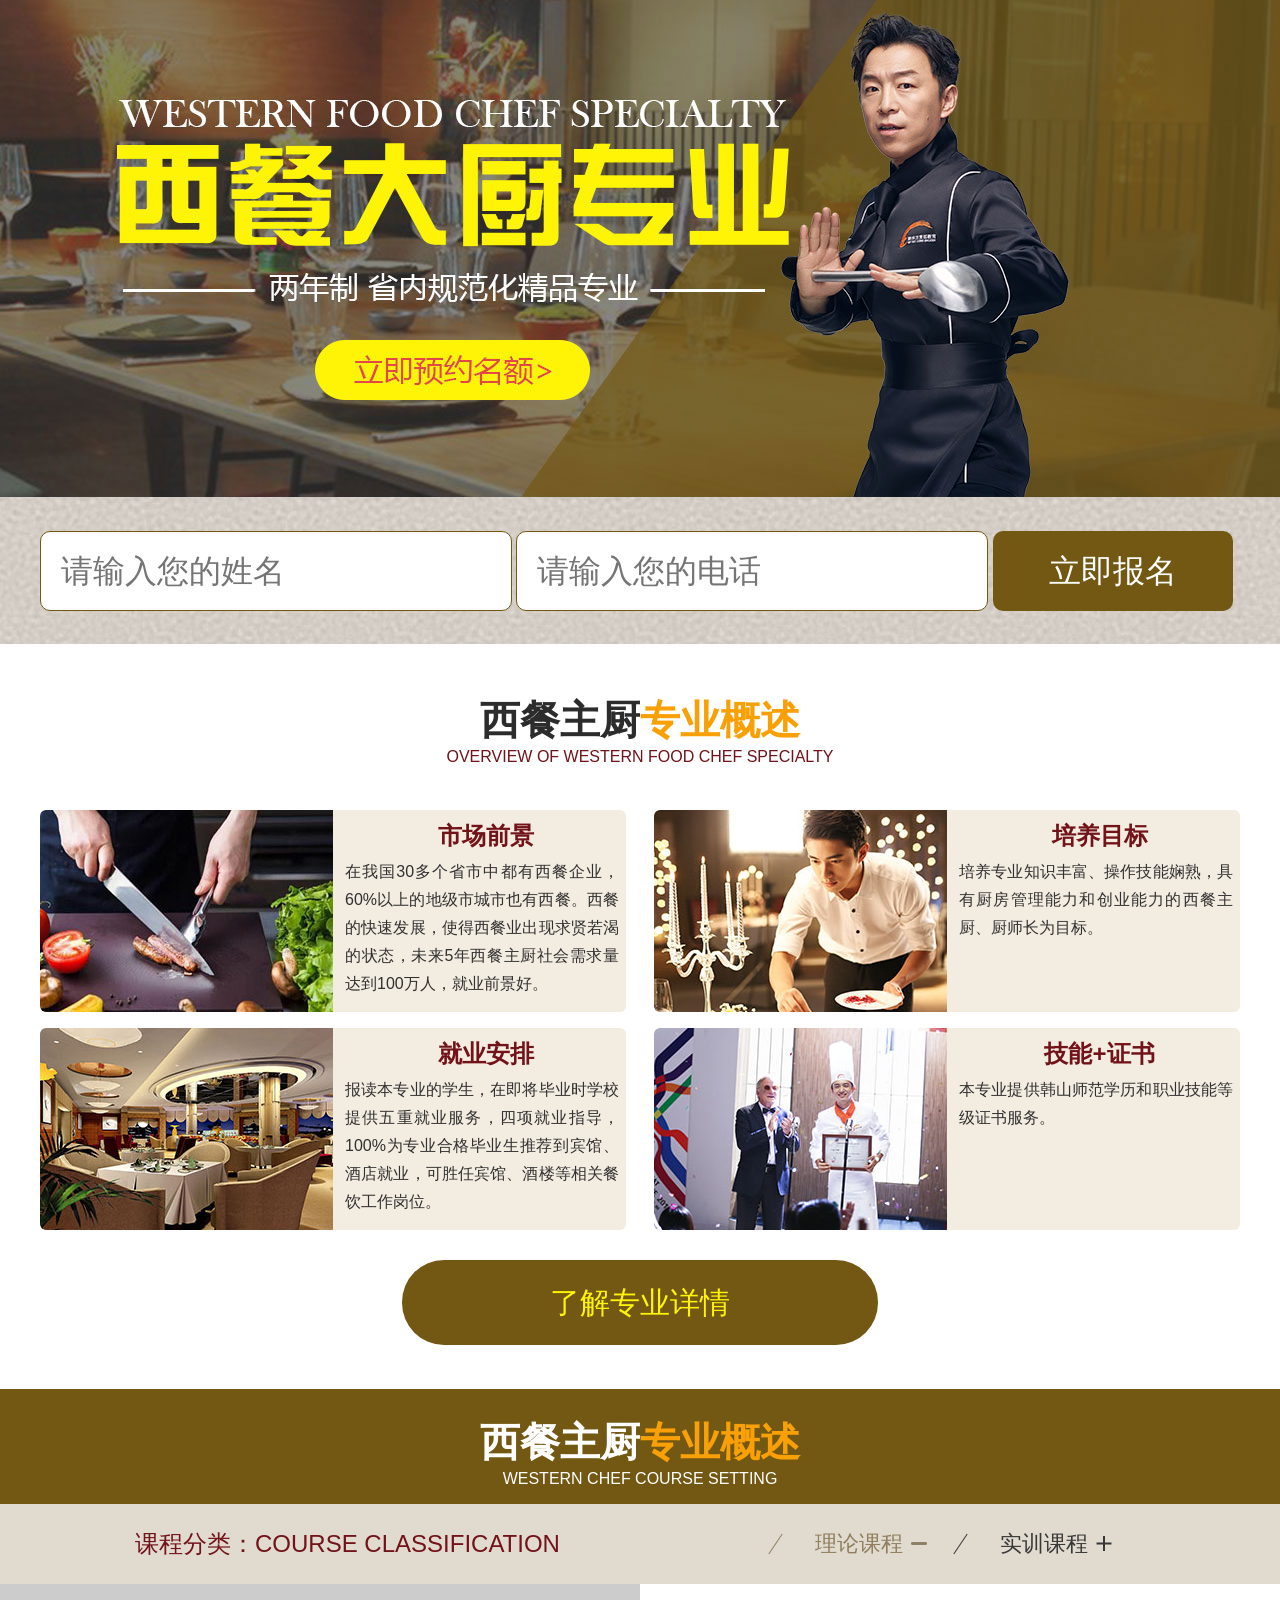
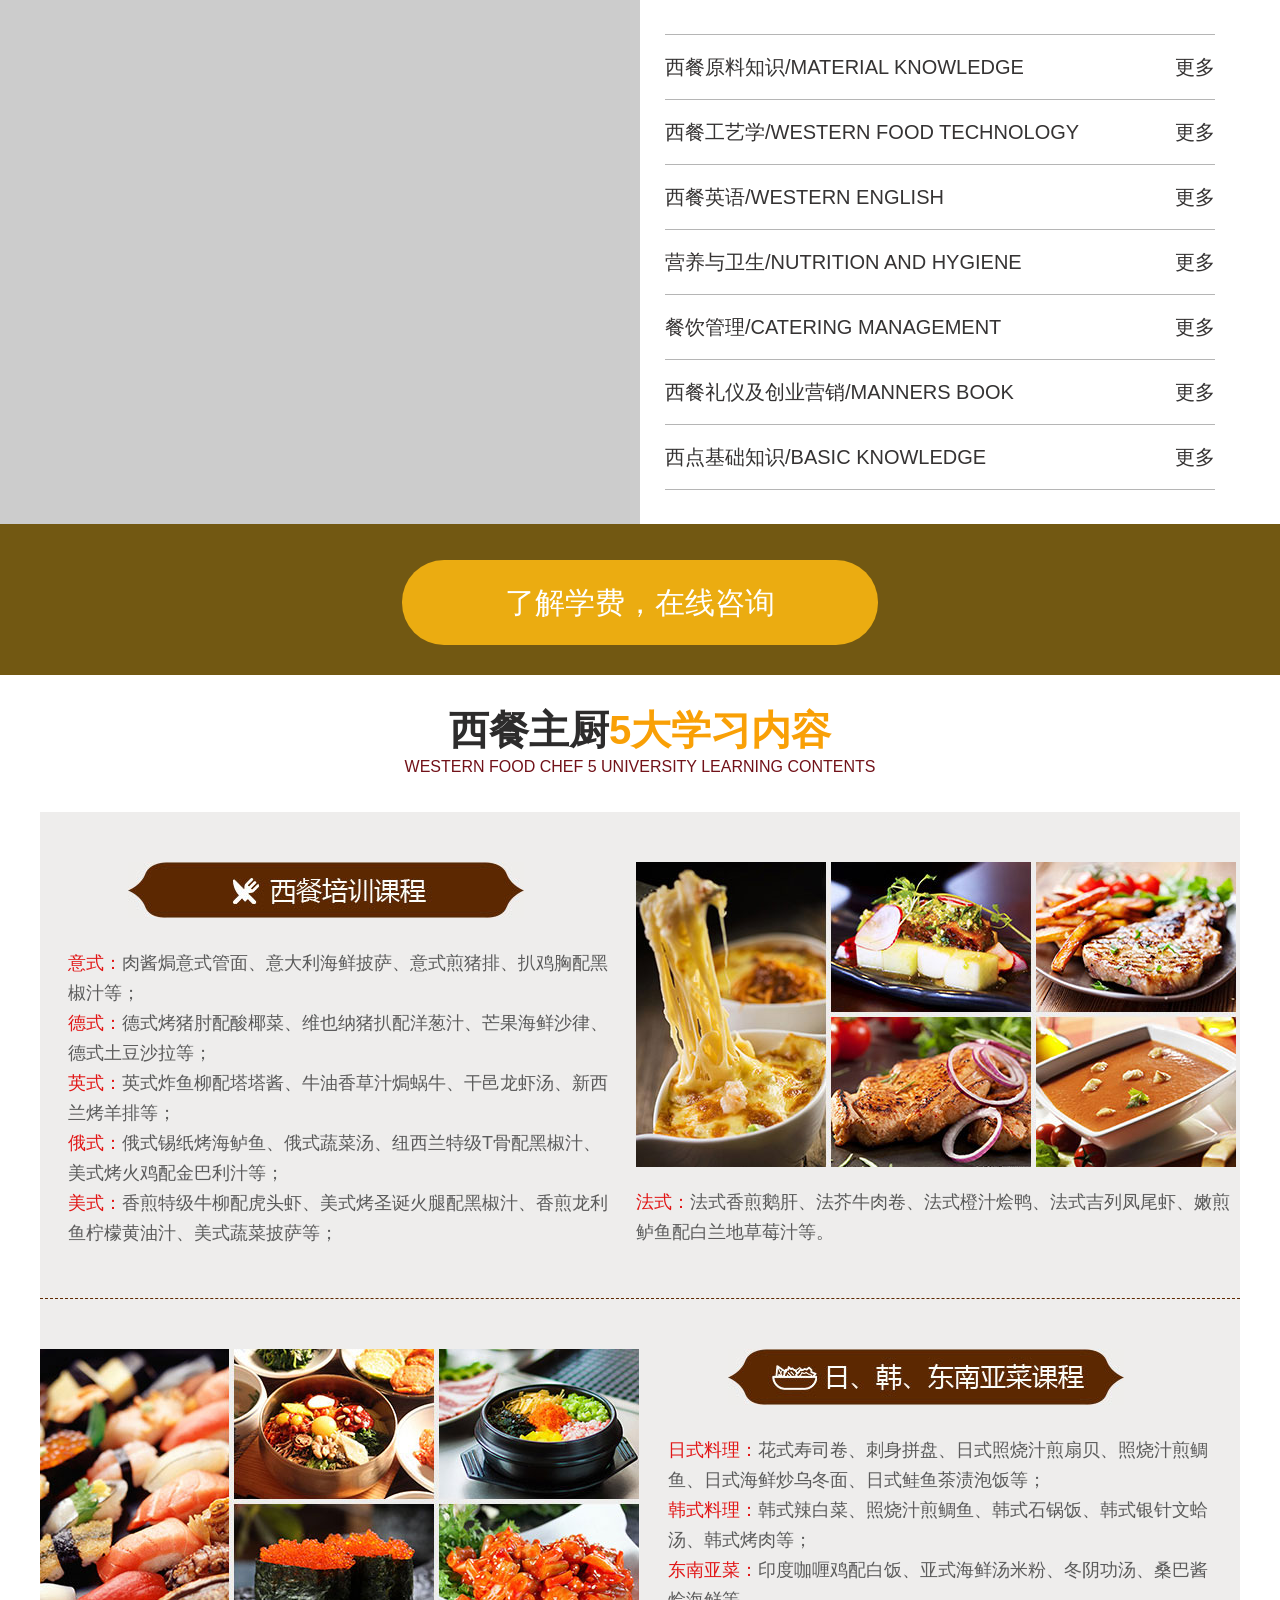
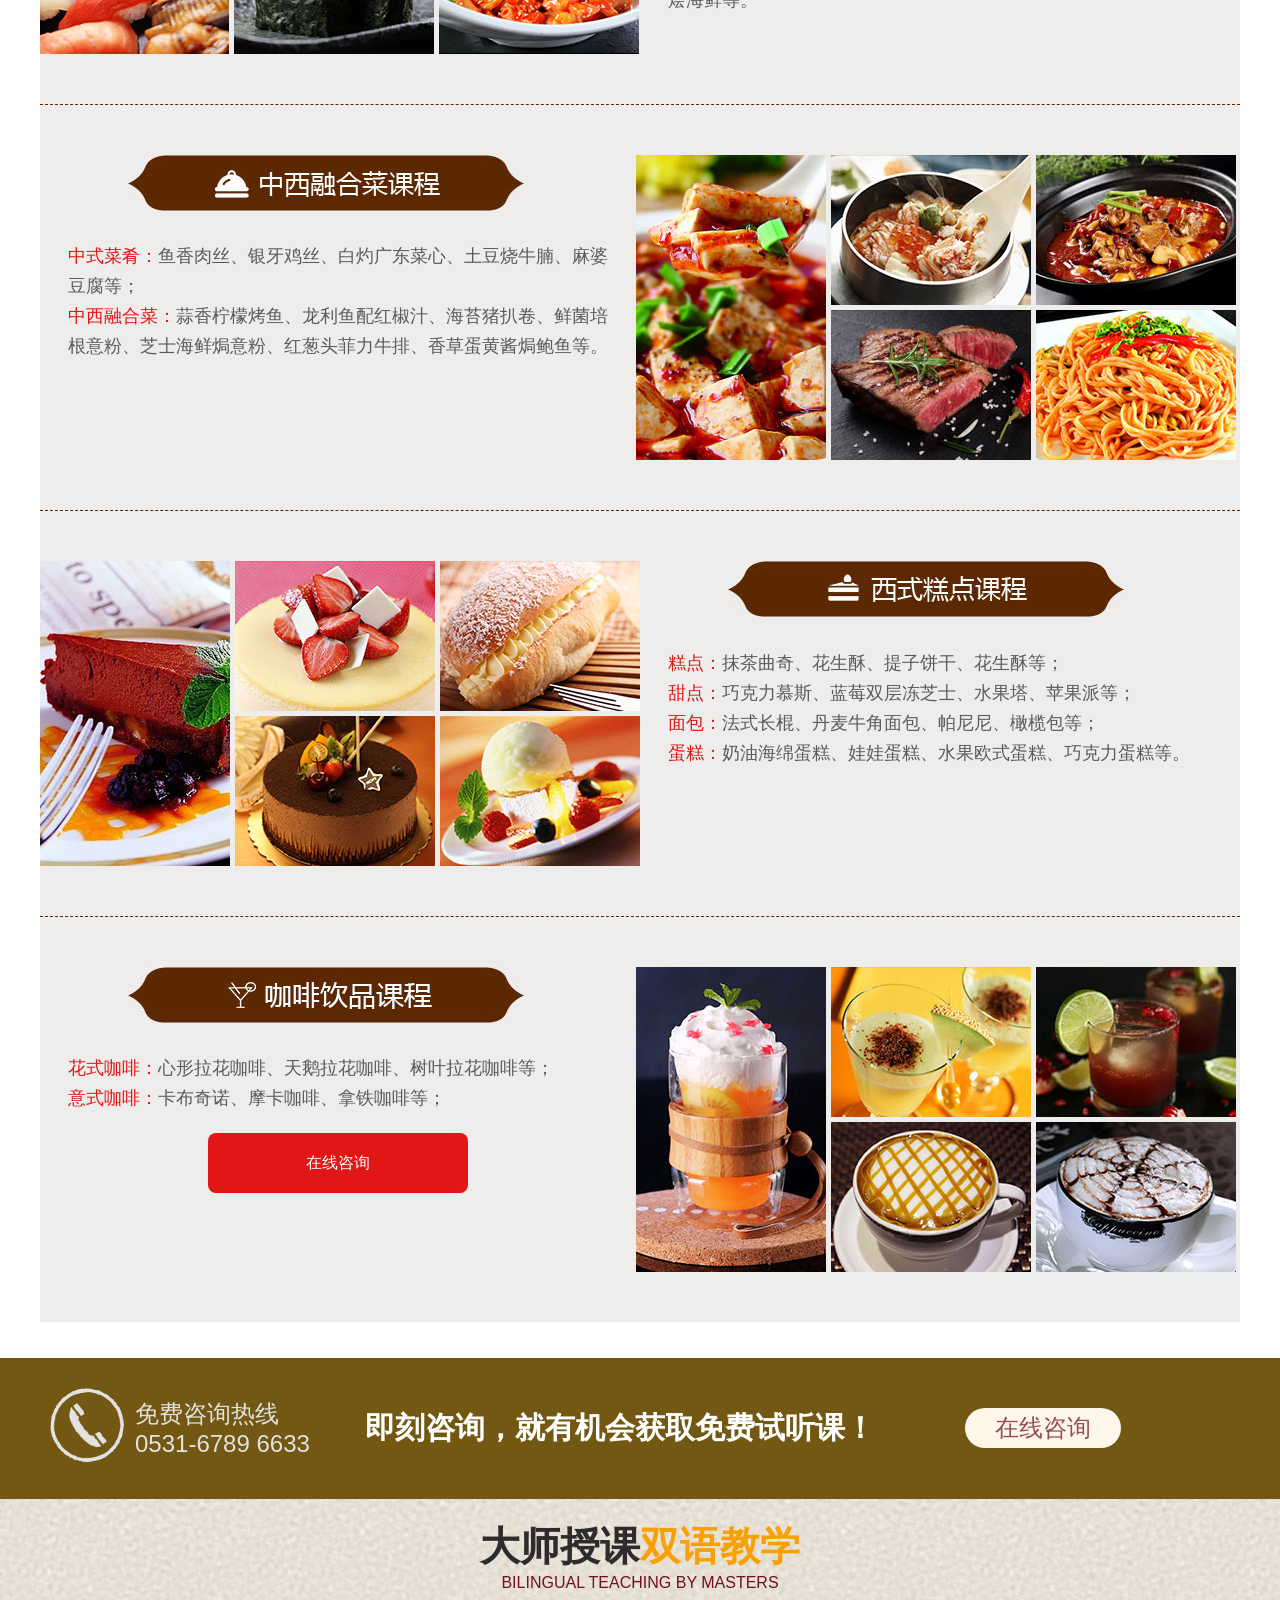
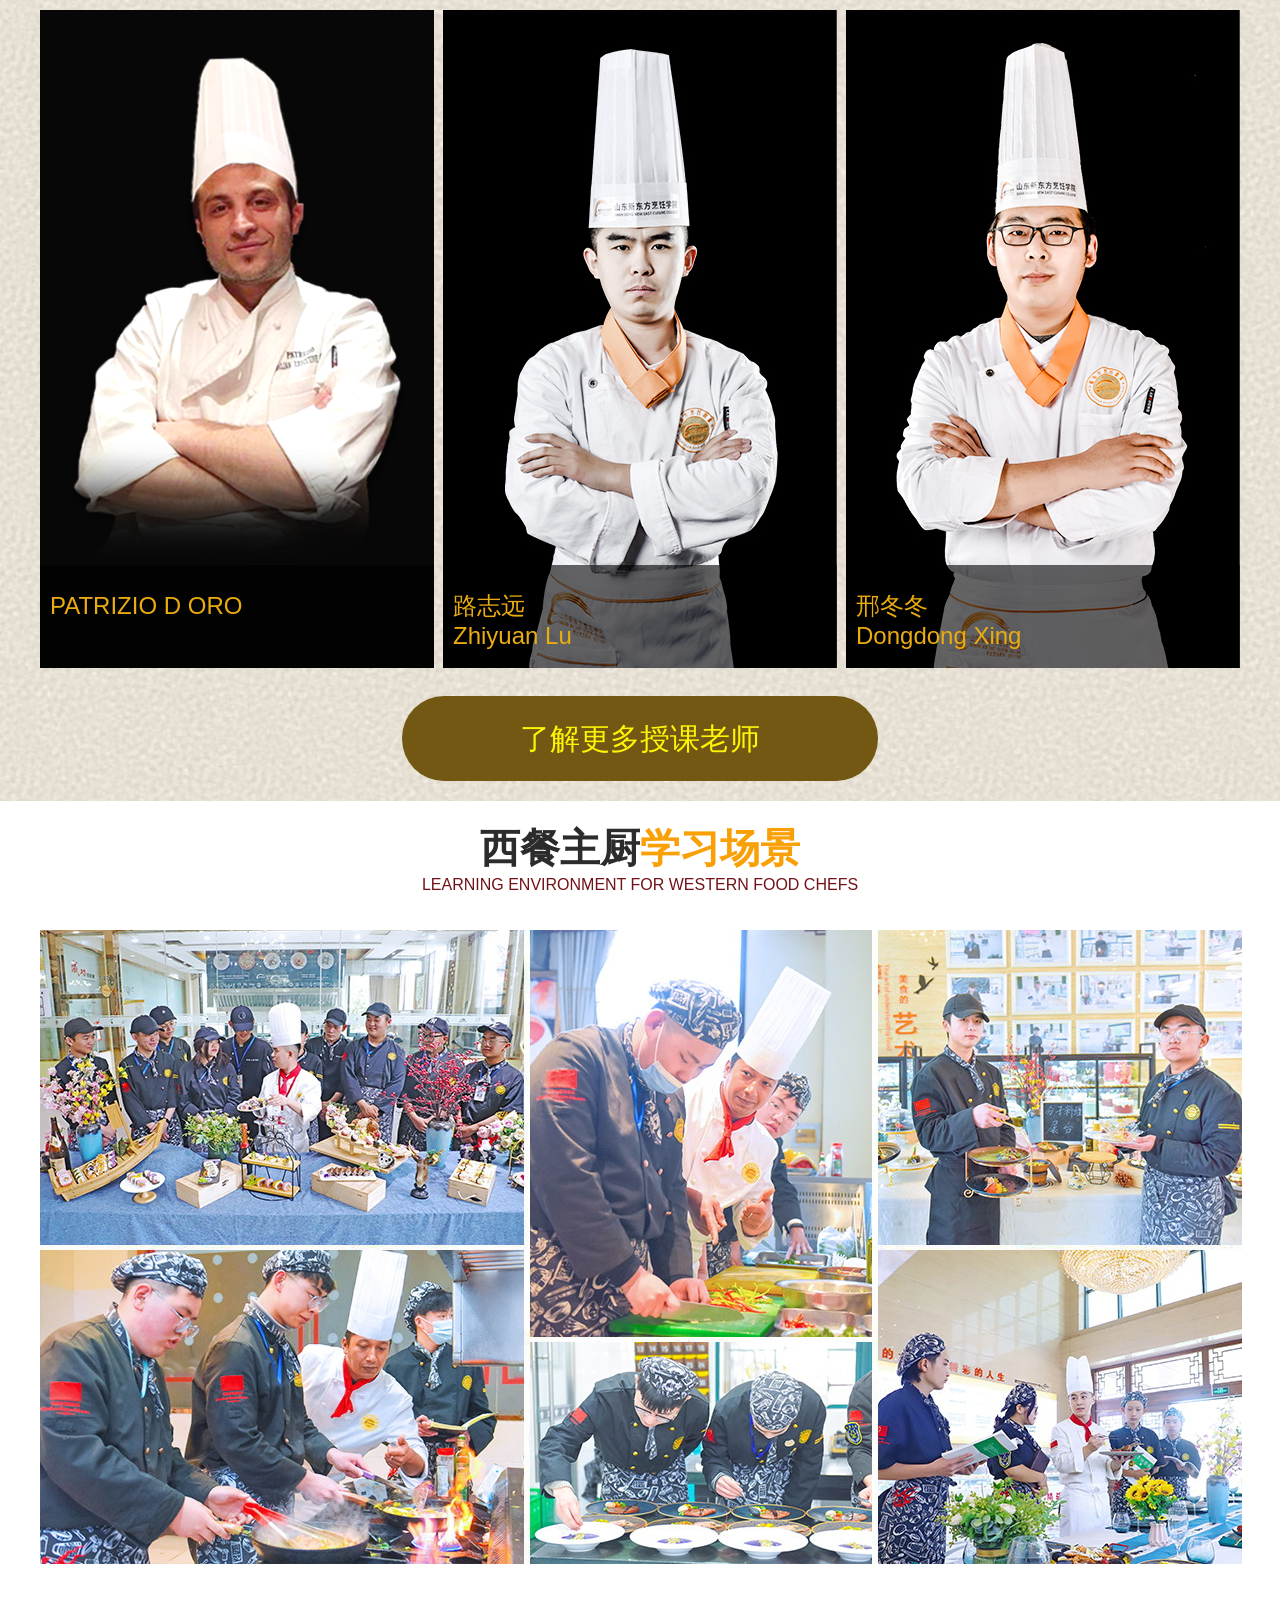
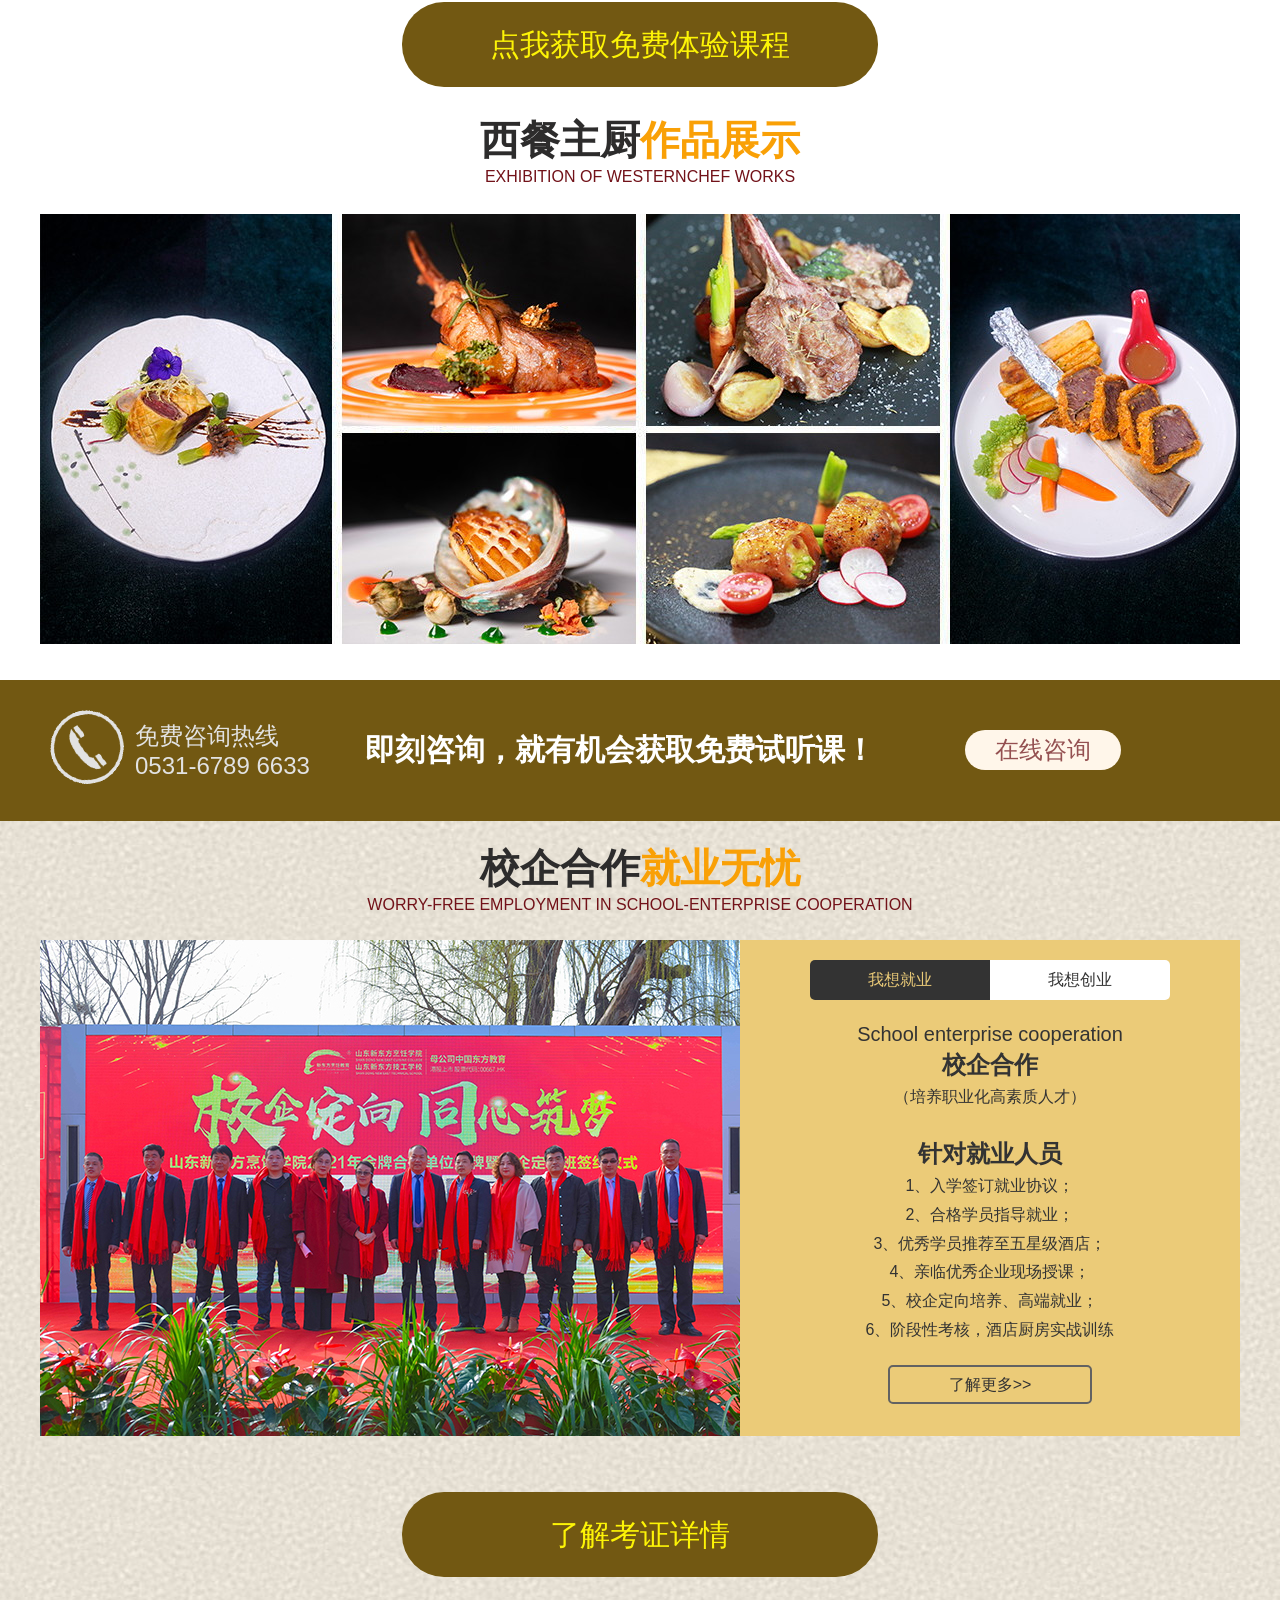
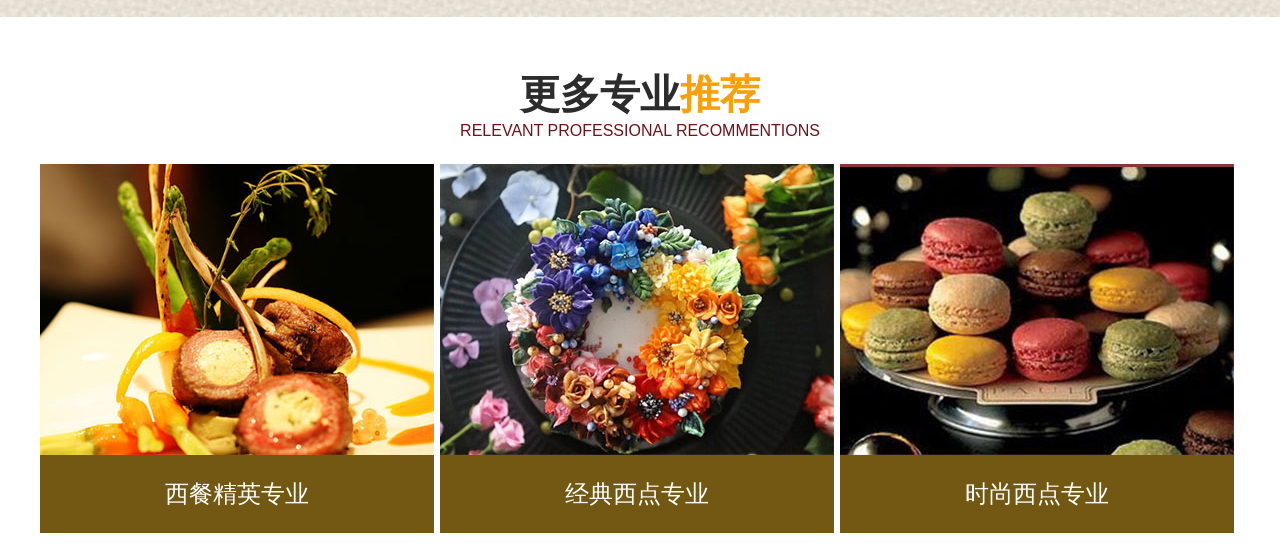
<file: zhuanye/xczc/index.html>
<!DOCTYPE html>
<html lang="en">

<head>
  <meta charset="GBK" />
  <title>��������רҵ-�����¶������ѧԺ - �㶫��������������ѵѧУ_�㶫�����¶������ѧУ_ѧ��������ѻ�ʦ_����_�決_���_����_�����¶�����ʦ��ѵѧУ</title>
  <meta name="keywords" content="ѧ���� רҵ������ѵ ѧ����ȥ���� �����������ѵ�� �����¶���������ѵ" />
  <meta name="description"
    content="ʡ�ڹ淶��������ѵ����ʦִ�� ʵ��Ϊ�� ŷ���緶 ���ʽӹ죬����������ҵ��ʦ��������������ѧ�����յ¡�Ӣ����������ʽ��ζ��������������¶������ѧУ,�����¶������ѧУ,�¶�����������ѧУ,�¶�����ʦѧУ,�¶������,�¶������ѧУѧ��,ѧ��ʦҪ����Ǯ,���ڳ�ʦ��ѵ,��ʦ��ѵ,����ѧ��ʦ,ѧ��ʦҪ���,ѧ��ʦ,���ѧУ,�����ѵ,�����¶���" />
  <link rel="stylesheet" href="css/spec_common.css">
  <link rel="stylesheet" href="css/swiper-4.5.0.min.css" />
  <link rel="stylesheet" href="css/xcdc.css">
</head>

<body>

  <div class="banner"></div>
  <div class="bmform">
    <form action="http://www.szxdfpr.com/plus/diy.php" enctype="multipart/form-data" method="post" class="wrap"> 
      <input name="laiyuan" type="hidden" value="">
      <input name="user_name" id="name" placeholder="��������������" onfocus="if(this.placeholder=='��������������'){this.placeholder='';}"
        onblur="if(this.placeholder==''){this.placeholder='��������������';}" class="bmform-input">
      <input name="shouji" id="dianhua" placeholder="���������ĵ绰"
        onfocus="if(this.placeholder=='���������ĵ绰'){this.placeholder='';}"
        onblur="if(this.placeholder==''){this.placeholder='���������ĵ绰';}" class="bmform-input">
      <input type="submit" name="submit" value="��������" class="bmform-submit">
    </form>
  </div>
  <div class="box1">
    <div class="xcdc_title">
      <h3>��������<span>רҵ����</span></h3>
      <p>OVERVIEW OF WESTERN FOOD CHEF SPECIALTY</p>
    </div>
    <ul class="wrap clearfix justify">
      <li><img src="./images/xcdc1.jpg" width="293" height="202" alt=""> <strong>�г�ǰ��</strong>
        <p>���ҹ�30���ʡ���ж���������ҵ��60%���ϵĵؼ��г���Ҳ�����͡����͵Ŀ��ٷ�չ��ʹ������ҵ�����������ʵ�״̬��δ��5��������������������ﵽ100���ˣ���ҵǰ���á�</p>
      </li>
      <li><img src="./images/xcdc2.jpg" width="293" height="202" alt=""> <strong>����Ŀ��</strong>
        <p>����רҵ֪ʶ�ḻ������������죬���г������������ʹ�ҵ������������������ʦ��ΪĿ�ꡣ</p>
      </li>
      <li><img src="./images/xcdc3.jpg" width="293" height="202" alt=""> <strong>��ҵ����</strong>
        <p>������רҵ��ѧ�����ڼ�����ҵʱѧУ�ṩ���ؾ�ҵ���������ҵָ����100%Ϊרҵ�ϸ��ҵ���Ƽ������ݡ��Ƶ��ҵ����ʤ�α��ݡ���¥����ز���������λ��</p>
      </li>
      <li><img src="./images/xcdc4.jpg" width="293" height="202" alt=""> <strong>����+֤��</strong>
        <p>��רҵ�ṩ��ɽʦ��ѧ����ְҵ���ܵȼ�֤�����</p>
      </li>
    </ul>
    <a href="javascript:void(0)" onclick="return swtClick()" class="zxUrl xcdc_a" >�˽�רҵ����</a>
  </div>
  <div class="box2">
    <div class="xcdc_title">
      <h3>��������<span>רҵ����</span></h3>
      <p>WESTERN CHEF COURSE SETTING</p>
    </div>
    <div class="c3-item">
      <div class="c3-item-choice">
        <div class="c3-item-choice-tabs clearfix">
          <p class="c3-item-choice-tabs-des">�γ̷��ࣺCOURSE CLASSIFICATION</p>
          <span class="">ʵѵ�γ�<b></b></span> <span class="selected">���ۿγ�<b></b></span>
        </div>
      </div>
    </div>
    <div class="c3-item-2">
      <div class="c3-item-2-content clearfix">
        <div class="c3-item-2-contenet-left">
          <div class="c3-item-2-content-left-bg">
            <p class="c3-item-2-content-left-bg-layer"></p>
            <video loop preload="auto" autoplay muted="muted">
              <source src="http://oss.xdfpr.cn/video/zhuanye/xczc.mp4" type="video/mp4">
              <p>Your browser doesn't support video</p>
            </video>
          </div>
        </div>
        <div class="c3-item-2-contenet-right">
          <div class="c3-item-2-content-right-list">
            <ul style="display: none;">
              <li border-top-show="">ͷ�̡�������ͳ��֭<span>/APPETIZER SOUP TRADITIONAL </span>
                <a href="javascript:void(0)" onclick="return swtClick()" class="zxUrl" >����</a>
              </li>
              <li>ŷ����������<span>/EUROPEAN FAMOUS DISHES</span>
                <a href="javascript:void(0)" onclick="return swtClick()" class="zxUrl" >����</a>
              </li>
              <li>
                �����ںϲ�<span>/FUSION DISH</span><a href="javascript:void(0)" onclick="return swtClick()" class="zxUrl" >����</a>
              </li>
              <li>�����Ƿ�ζ������<span>/SOUTHEAST ASIA</span> <a href="javascript:void(0)" onclick="return swtClick()" class="zxUrl" >����</a>
              </li>
              <li>�պ�����<span>/JAPAN KOREA CUISINE</span> <a href="javascript:void(0)" onclick="return swtClick()" class="zxUrl"
                  >����</a>
              </li>
              <li>����決<span>/ROASTING AT WEST POINT</span>
                <a href="javascript:void(0)" onclick="return swtClick()" class="zxUrl" >����</a>
              </li>
            </ul>
            <ul style="display: block;">
              <li border-top-show="">����ԭ��֪ʶ<span>/MATERIAL KNOWLEDGE</span>
                <a href="javascript:void(0)" onclick="return swtClick()" class="zxUrl" >����</a>
              </li>
              <li>���͹���ѧ<span>/WESTERN FOOD TECHNOLOGY</span>
                <a href="javascript:void(0)" onclick="return swtClick()" class="zxUrl" >����</a>
              </li>
              <li>����Ӣ��<span>/WESTERN ENGLISH</span> <a href="javascript:void(0)" onclick="return swtClick()" class="zxUrl" >����</a>
              </li>
              <li>
                Ӫ��������<span>/NUTRITION AND HYGIENE </span><a href="javascript:void(0)" onclick="return swtClick()" class="zxUrl"
                  >����</a>
              </li>
              <li>��������<span>/CATERING MANAGEMENT</span> <a href="javascript:void(0)" onclick="return swtClick()" class="zxUrl"
                  >����</a>
              </li>
              <li>�������Ǽ���ҵӪ��<span>/MANNERS BOOK</span> <a href="javascript:void(0)" onclick="return swtClick()" class="zxUrl" >����</a>
              </li>
              <li>�������֪ʶ<span>/BASIC KNOWLEDGE</span> <a href="javascript:void(0)" onclick="return swtClick()" class="zxUrl" >����</a>
              </li>
            </ul>
          </div>
        </div>
      </div>
    </div>
    <a href="javascript:void(0)" onclick="return swtClick()" class="zxUrl xcdc_a" >�˽�ѧ�ѣ�������ѯ</a>
  </div>
  <div class="box3">
    <div class="xcdc_title">
      <h3>��������<span>5��ѧϰ����</span></h3>
      <p>WESTERN FOOD CHEF 5 UNIVERSITY LEARNING CONTENTS</p>
    </div>
    <ul class="wrap">
      <li class="clearfix">
        <div class="kc_txt fl">
          <img src="./images/kctit1.jpg" alt="">
          <div class="kc_txt_1">
            <p><span>��ʽ��</span>�⽴�h��ʽ���桢�����������������ʽ�����š��Ǽ�����ڽ�֭�ȣ�<br />
              <span>��ʽ��</span>��ʽ����������Ҭ�ˡ�άҲ�����������֭��â������ɳ�ɡ���ʽ����ɳ���ȣ�<br />
              <span>Ӣʽ��</span>Ӣʽը��������������ţ�����֭�h��ţ��������Ϻ���������������ŵȣ�<br />
              <span>��ʽ��</span>��ʽ��ֽ�������㡢��ʽ�߲�����Ŧ�����ؼ�T����ڽ�֭����ʽ����������֭�ȣ�<br />
              <span>��ʽ��</span>����ؼ�ţ���仢ͷϺ����ʽ��ʥ��������ڽ�֭��������������ʻ���֭����ʽ�߲������ȣ�
            </p>
          </div>
        </div>
        <div class="kc_img fl">
          <img src="./images/kc1.jpg" alt="">
          <p><span>��ʽ��</span>��ʽ����Ρ�����ţ�������ʽ��֭��Ѽ����ʽ���з�βϺ���ۼ�����������ز�ݮ֭�ȡ�</p>
        </div>
      </li>
      <li class="clearfix">
        <div class="kc_img fl">
          <img src="./images/kc2.jpg" alt="">
        </div>
        <div class="kc_txt fl">
          <img src="./images/kctit2.jpg" alt="">
          <div class="kc_txt_1">
            <p><span>��ʽ������</span>��ʽ��˾��������ƴ�̡���ʽ����֭���ȱ�������֭�����㡢��ʽ���ʳ��ڶ��桢��ʽ��������ݷ��ȣ�<br />
              <span>��ʽ������</span>��ʽ���ײˡ�����֭�����㡢��ʽʯ��������ʽ�����ĸ�������ʽ����ȣ�<br />
              <span>�����ǲˣ�</span>ӡ�ȿ�଼���׷�����ʽ�������׷ۡ�����������ɣ�ͽ��⺣�ʵȡ�
            </p>
          </div>
        </div>
      </li>
      <li class="clearfix">
        <div class="kc_txt fl">
          <img src="./images/kctit3.jpg" alt="">
          <div class="kc_txt_1">
            <p><span>��ʽ���ȣ�</span>������˿��������˿�����ƹ㶫���ġ�������ţ����Ŷ����ȣ�<br />
              <span>�����ںϲˣ�</span>�������ʿ��㡢��������콷֭����̦���Ǿ����ʾ������ۡ�֥ʿ���ʟh��ۡ����ͷ����ţ�š���ݵ��ƽ��h����ȡ�
            </p>
          </div>
        </div>
        <div class="kc_img fl">
          <img src="./images/kc3.jpg" alt="">
        </div>
      </li>
      <li class="clearfix">
        <div class="kc_img fl">
          <img src="./images/kc4.jpg" alt="">
        </div>
        <div class="kc_txt fl">
          <img src="./images/kctit4.jpg" alt="">
          <div class="kc_txt_1">
            <p><span>��㣺</span>Ĩ�����桢�����֡����ӱ��ɡ������ֵȣ�<br />
              <span>��㣺</span>�ɿ���Ľ˹����ݮ˫�㶳֥ʿ��ˮ������ƻ���ɵȣ�<br />
              <span>�����</span>��ʽ����������ţ������������ᡢ��魰��ȣ�<br />
              <span>���⣺</span>���ͺ��൰�⡢���޵��⡢ˮ��ŷʽ���⡢�ɿ�������ȡ�
            </p>
          </div>
        </div>
      </li>
      <li class="clearfix border_b_n">
        <div class="kc_txt fl">
          <img src="./images/kctit5.jpg" alt="">
          <div class="kc_txt_1">
            <p><span>��ʽ���ȣ�</span>�����������ȡ�����������ȡ���Ҷ�������ȵȣ�<br />
              <span>��ʽ���ȣ�</span>������ŵ��Ħ�����ȡ��������ȵȣ�<br />
            </p>
            <a href="javascript:void(0)" onclick="return swtClick()" class="zxUrl kc_a" >������ѯ</a>
          </div>
        </div>
        <div class="kc_img fl">
          <img src="./images/kc5.jpg" alt="">
        </div>
      </li>
    </ul>
  </div>
  <div class="zxtiao">
    <div class="box"><img src="./images/icon-dh.png">
      <div> �����ѯ����<br>
        0531-6789 6633
      </div>
      <p>������ѯ�����л����ȡ��������Σ�</p>
      <a href="javascript:void(0)" onclick="return swtClick()" class="zxUrl" >������ѯ</a>
    </div>
  </div>
  <div class="box4">
    <div class="xcdc_title">
      <h3>��ʦ�ڿ�<span>˫���ѧ</span></h3>
      <p>BILINGUAL TEACHING BY MASTERS</p>
    </div>
    <ul class="wrap clearfix">
      <li>
        <a href="javascript:void(0)" onclick="return swtClick()">
          <img src="./images/ds1.jpg" alt="PATRIZIO D ORO">
          <div class="ds_item">
            <p class="ds_item_1">PATRIZIO D ORO<br /><br /></p>
            <p class="ds_item_2">��������<br />
              2001��1��-2002��10�� ��Ristorante ai 2 Olmi�� (����ɽ����ѹ�� �����������ʦ<br>
              2002��11��-2006��6�� Ӣ���׶������Sosta������ʦ����<br>
              ......
            </p>
            <img src="./images/xcdc5.jpg" alt="">
          </div>
        </a>
      </li>
      <li>
        <a href="javascript:void(0)" onclick="return swtClick()" >
          <img src="./images/ds2.jpg" alt="·־Զ">
          <div class="ds_item">
            <p class="ds_item_1">·־Զ<br />
              Zhiyuan Lu</p>
            <p class="ds_item_2">���͸߼����ʦ���߼�����Ӫ��ʦ<br />
              ����������<br />
              ����ְ���ൺ�����޼ʴ�Ƶ�<br />
              ����ְ���ൺ����ϲ���ǾƵ�<br />
              ����ְ�ൺ��ﰬ��ϲ���ǾƵ�����������<br />
              ����ְ����JW����Ƶ����޷�ζ������������ʦ��<br />
              ����ְ�������̬��ϣ���پƵ���������ʦ��</p>
            <img src="./images/xcdc6.jpg" alt="">
          </div>
        </a>
      </li>
      <li style="margin:0;">
        <a href="javascript:void(0)" onclick="return swtClick()">
          <img src="./images/ds3.jpg" alt="�϶���">
          <div class="ds_item">
            <p class="ds_item_1">�϶���<br />
              Dongdong Xing</p>
            <p class="ds_item_2">���͸߼����ʦ���߼�����Ӫ��ʦ<br />
              ����������<br />
              ����ְ�����ڽ���ɽׯ�ȼپƵ���������<br />
              ����ְ�����ڹ�ͻʹڼ��վƵ���������<br />
              ����ְ�����ϰ�˾Ƶ����͸���ʦ��<br />
              ����ְ�ںӱ����ݰ��������Ǵ�Ƶ����ͳ�ʦ��<br />
              ����ְ�ڻ�����˹�پƵ����ͳﱸ��ʦ��<br />
              ����ְ�����ƹٿͲ�����˾���ͳ�ʦ��</p>
            <img src="./images/xcdc7.jpg" alt="">
          </div>
        </a>
      </li>
    </ul>
    <a href="javascript:void(0)" onclick="return swtClick()" class="xcdc_a" >�˽�����ڿ���ʦ</a>
  </div>
  <div class="box5">
    <div class="xcdc_title">
      <h3>��������<span>ѧϰ����</span></h3>
      <p>LEARNING ENVIRONMENT FOR WESTERN FOOD CHEFS</p>
    </div>
    <div class="xxcj_img wrap">
      <a href="javascript:void(0)" onclick="return swtClick()" ><img src="./images/xcdc8.jpg" alt="��������ѧϰ����"></a>
    </div>
    <a href="javascript:void(0)" onclick="return swtClick()" class="zxUrl xcdc_a" >���һ�ȡ�������γ�</a>
  </div>
  <div class="box6">
    <div class="xcdc_title">
      <h3>��������<span>��Ʒչʾ</span></h3>
      <p>EXHIBITION OF WESTERNCHEF WORKS</p>
    </div>
    <div class="swiper-container zp_img wrap">
      <div class="swiper-wrapper">
        <div class="swiper-slide"><a href="javascript:void(0)" onclick="return swtClick()" ><img src="./images/zp1.jpg"
              alt="������Ʒ"></a></div>
        <div class="swiper-slide"><a href="javascript:void(0)" onclick="return swtClick()" ><img src="./images/zp2.jpg"
              alt="������Ʒ"></a></div>
        <div class="swiper-slide"><a href="javascript:void(0)" onclick="return swtClick()" ><img src="./images/zp3.jpg"
              alt="������Ʒ"></a></div>
      </div>
    </div>
  </div>
  <div class="zxtiao">
    <div class="box"><img src="./images/icon-dh.png">
      <div> �����ѯ����<br>
        0531-6789 6633
      </div>
      <p>������ѯ�����л����ȡ��������Σ�</p>
      <a href="javascript:void(0)" onclick="return swtClick()" class="zxUrl" >������ѯ</a>
    </div>
  </div>
  <div class="box7">
    <div class="xcdc_title">
      <h3>У�����<span>��ҵ����</span></h3>
      <p>WORRY-FREE EMPLOYMENT IN SCHOOL-ENTERPRISE COOPERATION</p>
    </div>
    <div class="wrap">
      <div class="cjy">
        <ul class="tabs-title">
          <li class="on">�����ҵ</li>
          <li>���봴ҵ</li>
        </ul>
        <ul class="tabs-con">
          <li>
            <span>School enterprise cooperation</span><br>
            <strong>У�����</strong><br>
            ������ְҵ���������˲ţ�<br><br>
            <strong>��Ծ�ҵ��Ա</strong><br>
            1����ѧǩ����ҵЭ�飻<br>
            2���ϸ�ѧԱָ����ҵ��<br>
            3������ѧԱ�Ƽ������Ǽ��Ƶꣻ<br>
            4������������ҵ�ֳ��ڿΣ�<br>
            5��У�����������߶˾�ҵ��<br>
            6���׶��Կ��ˣ��Ƶ����ʵսѵ��<br>
            <a href="javascript:void(0)" onclick="return swtClick()" class="zxUrl jy-a" >�˽����&gt;&gt;</a>
          </li>
          <li>
            <span>Entrepreneurial support</span><br>
            <strong>��ҵ֧��</strong><br>
            ���˴�ҵ֧�֣�������ĺ��֮�ǣ�<br><br>
            <strong>��Դ�ҵ��Ա</strong><br>
            Э������ѡַ&nbsp;&nbsp;&nbsp;&nbsp;&nbsp;&nbsp;&nbsp;&nbsp;ԭ���Ϲ�Ӧ�̹���<br>
            �����ָ֤��&nbsp;&nbsp;&nbsp;&nbsp;����ɱ����������<br>
            ����װ�޽���&nbsp;&nbsp;&nbsp;&nbsp;&nbsp;&nbsp;&nbsp;����ƽ̨��Ӫ��ѵ<br>
            ��������ָ��&nbsp;&nbsp;&nbsp;&nbsp;&nbsp;&nbsp;&nbsp;&nbsp;&nbsp;&nbsp;��ѧ�Ѽ�������<br>
            <a href="javascript:void(0)" onclick="return swtClick()" class="zxUrl jy-a" >�˽����&gt;&gt;</a>
          </li>
        </ul>
      </div>
    </div>
    <a href="javascript:void(0)" onclick="return swtClick()" class="zxUrl xcdc_a" >�˽⿼֤����</a>
  </div>
  <div class="box8">
    <div class="xcdc_title">
      <h3>����רҵ<span>�Ƽ�</span></h3>
      <p>RELEVANT PROFESSIONAL RECOMMENTIONS</p>
    </div>
    <ul class="clearfix wrap">
      <li>
        <a href="javascript:void(0)" onclick="return swtClick()" ><img src="./images/zy1.jpg" alt="���;�Ӣרҵ"><span>���;�Ӣרҵ</span></a>
      </li>
      <li>
        <a href="javascript:void(0)" onclick="return swtClick()" ><img src="./images/zy2.jpg" alt="��������רҵ"><span>��������רҵ</span></a>
      </li>
      <li style="margin-right:0;">
        <a href="javascript:void(0)" onclick="return swtClick()" ><img src="./images/zy3.jpg" alt="ʱ������רҵ"><span>ʱ������רҵ</span></a>
      </li>
    </ul>
  </div>


  <div style="display:none;">
  </div>
  <script src="js/jquery-1.11.3.min.js"></script>
  <script src="js/swiper-4.5.0.min.js"></script>
  <script type="text/javascript">
    //tabs��ǩ�л�����
    function tabs(tabTit, on, tabCon) {
      $(tabTit).children(':first').addClass(on);
      $(tabTit).children().click(function () {
        $(this).addClass(on).siblings().removeClass(on);
        var index = $(tabTit).children().index(this);
        $(tabCon).children().eq(index).show().siblings().hide();
      });
    }

    tabs('.tabs-title', 'on', '.tabs-con');

    $('.c3-item-choice-tabs span').click(function () {
      $(this).addClass("selected").siblings().removeClass("selected");
      $(".c3-item-2-content-right-list > ul").hide().eq($('.c3-item-choice-tabs span').index(this)).show();
    });

    $(".box4 ul li .ds_item").css('top', '555px');
    $(".box4 ul li").hover(function () {
      $(this).find(".ds_item").stop().animate({ top: '0px' }, 'slow', 'swing');
    }, function () {
      $(this).find(".ds_item").stop().animate({ top: '555px' }, 'slow', 'swing');
    });

    var zp_img = new Swiper('.zp_img', {
      autoplay: {
        delay: 3000,
        disableOnInteraction: false,
      },
      loop: true,
    });
  </script>
</body>

</html>
</file>
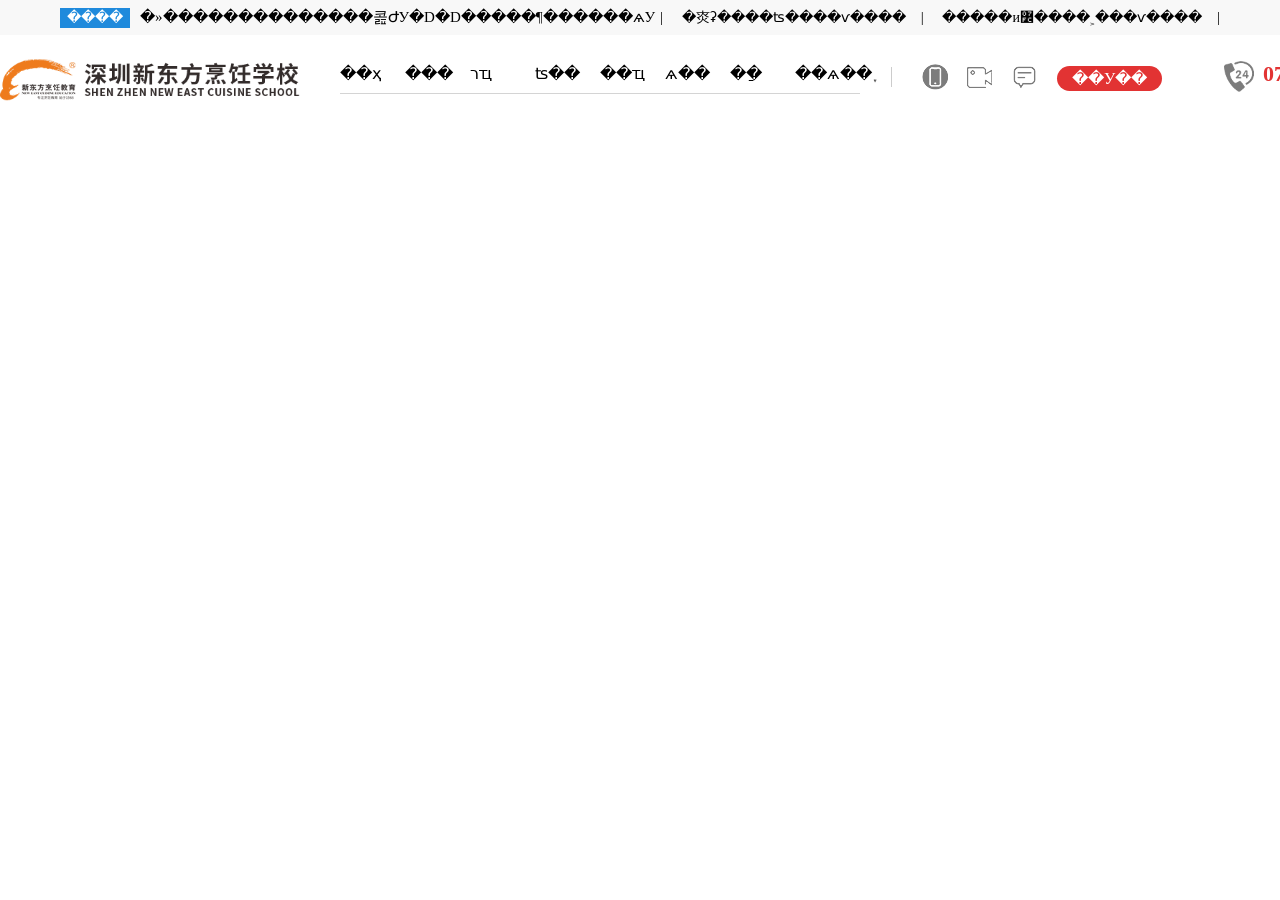
<file: public/tpl/header.html>
<!--ͷ����ʼ-->


<link rel="stylesheet" href="/public/style/css/Common.css" />

<script type="text/javascript" src="/public/style/js/tongji.js"></script>

<script type="text/javascript" src="/public/style/js/jquery-1.9.1.min.js"></script>

<script type="text/javascript" src="/public/style/js/jquery.SuperSlide.2.1.1.js"></script>

<script type='text/javascript' src="/public/style/js/jquery.lazyload.js"></script>

<script type="text/javascript">$(function() {



    $("img").lazyload({

      placeholder: "/img/grey.gif",

      effect: "fadeIn",

      skip_invisible: false

    })

  })</script>

</head>

<body>

  <header>

    <div class="topbar">

      <div class="container">

        <div class="welcome left">

          <a href="javascript:void(0)" onclick="return swtClick()">

            <span class="office">����</span>�»��������������콢ԺУ�D�D�����¶������ѧУ</a></div>

        <div class="right topbar-icon">|

          <a href="javascript:void(0)" onclick="return swtClick()">�㶫ʡ����ʦ����ѵ����</a>|

          <a href="javascript:void(0)" onclick="return swtClick()">�����и߼����˲���ѵ����</a>|</div></div>

    </div>


    <div class="head" style="position: relative;">

      <div class="logo">

        <a href="/">

          <img src="/public/style/images/logo.png" alt="�����¶������ѧУ,�¶������ѧУ,�¶�����������ѧУ,�¶�����ʦѧУ,�����¶���,�����¶���ѧУ"></a>

      </div>

      <div class="head_zhong">

        <ul>

          <li>

            <a href="javascript:void(0)" onclick="return swtClick()" target="_blank">��ҳ</a></li>

          <li>

            <a href="javascript:void(0)" onclick="return swtClick()" target="_blank">���</a></li>

          <li>

            <a href="javascript:void(0)" onclick="return swtClick()" target="_blank">רҵ</a></li>

          <li>

            <a href="javascript:void(0)" onclick="return swtClick()" target="_blank">ʦ��</a></li>

          <li>

            <a href="javascript:void(0)" onclick="return swtClick()" target="_blank">��ҵ</a></li>

          <li>

            <a href="javascript:void(0)" onclick="return swtClick()" target="_blank">ѧ��</a></li>

          <li>

            <a href="javascript:void(0)" onclick="return swtClick()" target="_blank">��ַ</a></li>

          <li>

            <a href="javascript:void(0)" onclick="return swtClick()" target="_blank">��ѧ��֪</a></li>

        </ul>

      </div>

      <div class="head_right_hs">

        <a href="javascript:void(0)" onclick="return swtClick()" target="_blank">

          <img src="/public/style/images/head_ioc_01.png" class="head_ioc_01"></a>

        <a href="http://ke.szxdfpr.com/" target="_blank">

          <img src="/public/style/images/head_ioc_02.png" class="head_ioc_01"></a>

        <a href="javascript:void(0)" onclick="return swtClick()">

          <img src="/public/style/images/head_ioc_03.png" class="head_ioc_01"></a>

        <span class="head_right_sp">��У��</span>

        <div class="head_ri">

          <img src="/public/style/images/head_ioc_04.png" class="head_ioc_02">

          <b>0755-89993666</b>

        </div>

      </div>

    </div>

  </header>
</file>
<file: zhuanye/dcjy/css/dcjy_jt.css>
@charset "gb2312";
/* CSS Document */
body,button,dd,div,dl,dt,fieldset,form,h1,h2,h3,h4,h5,h6,input,img,legend,li,ol,p,pre,td,textarea,th,ul{padding: 0;margin: 0;border: none;}
body{width: 100%;height: auto;font-size: 16px;font-family:"Microsoft YaHei",Verdana,Arial,Helvetica, sans-serif;overflow-x: hidden; z-index:0; background-color:#fff;}
a {color: #555;text-decoration: none;}
a:hover{text-decoration: none;}
li,ol,ul{list-style: none;}
h1,h2,h3,h4,h5,h6{font-weight: 400;}
.clear{ clear:both;}
img{ display:block;}
.tbody{ width:1200px; margin:0 auto;}
.f_l{ float:left;}
.f_r{ float:right;}
.flex { display: flex; flex-direction: row; flex-wrap: wrap; justify-content: space-between; }
.banner{ margin-top:-5px;}
.banner img{ width:100%;}
/**/
.tit_box{ width:1200px; margin:0 auto; border-bottom:3px solid #d2d2d2; text-align:center; padding-top:67px; padding-bottom:6px; position:relative;}
.tit_box:after{ content:""; display:block; width:92px; height:1px; background-color:#000; position:absolute; left:0px; right:0px; margin:0 auto; bottom:-2px;}
.tit_ico{ width:74px; height:67px; margin:0 auto; background-image:url(../images/title.png); background-size:100%; background-repeat:no-repeat; background-position:center center;}
.title{ font-size:30px; color:#333; line-height:56px; text-align:center; font-weight:bold; padding-top:12px;}
.ftitle{ font-size:22px; line-height:46px; color:#333; text-align:center;}
.ftitle span{ color:#fe0505;}

.dcdj{ background-color:#f5f5f5;}
.dj_pic{ padding-top:80px; padding-bottom:44px;}

.btn_box{ padding-top:30px; padding-bottom:74px; text-align:center; font-size:0px;}
.btn_box a{ display:inline-block; height:58px; line-height:58px; text-align:center; font-size:22px; color:#fff; padding:0 45px; border-radius:6px; margin:0 10px;}
.btn_box a.zxUrl{ background-color:#7c203a;}
.btn_box a.btn_tel{ background-color:#ff0000;}

.ys_con{ padding-top:62px; padding-bottom:48px;}
.ys_con .hd{ height:60px; background-color:#f6f6f6; line-height:60px; margin-bottom:34px;}
.ys_con .hd li{ width:200px; float:left; border-radius:30px; font-size:22px; color:#7c203a; text-align:center; cursor:pointer;}
.ys_con .hd li.on{ color:#fff; background-color:#7c203a;}
.ys_a{ width:382px; height:413px; background-color:#f6f6f6; float:left;}
.ys_b{ width:408px; margin-right:2px; float:left;}
.ys_c{ width:408px; float:left;}
.ys_slid_tit{ width:230px; text-align:center; line-height:66px; text-align:center; font-size:28px; color:#7c203a; font-weight:bold; padding-top:47px;}
.ys_slid_etit{ width:230px; height:21px; line-height:21px; background-color:#7c203a; font-size:11px; font-weight:bold; color:#fff; text-indent:30px; margin-bottom:56px;}
.us_slid_txt{ font-size:20px; line-height:38px; height:38px; padding-left:78px; color:#333; background-image:url(../images/ys_ico.jpg); background-size:33px; background-position:30px center; background-repeat:no-repeat;}
.ys_a .zxUrl{ display:block; width:204px; height:33px; border:1px solid #000; font-size:20px; color:#333; text-align:center; line-height:33px; margin-left:52px; margin-top:60px;}
.ys_a .zxUrl i{ display:inline-block; width:33px; height:33px; background-image:url(../images/ys_ico.jpg); background-size:100%; background-repeat:no-repeat; background-position:center center; vertical-align:top;}

.nr_list{ border-bottom:2px dashed #bfbfbf; padding-bottom:20px;}
.nr_tit{ font-size:24px; color:#333; line-height:52px; text-align:center; font-weight:bold; padding-top:40px;}
.nr_txt{ font-size:20px; line-height:36px; color:#333; padding-top:10px; padding-bottom:10px;}
.nr_pic{ width:1220px; height:242px;}
.nr_pic img{ width:290px; float:left; margin-right:14px;}

.zsms{ height:706px; background-image:url(../images/ms_bg.jpg); background-size:cover; background-repeat:no-repeat; background-position:center center; position:relative;}
.ms_01{ position:absolute; left:0px; top:-48px; width:124px;}
.zsms .tbody{ height:706px; position:relative; box-sizing:border-box; padding-left:20px;}
.ms_02{ position:absolute; top:-18px; right:-60px;}
.ms_03{ position:absolute; bottom:0px; right:162px;}
.ms_tit{ font-size:30px; color:#7c203a; font-weight:bold; line-height:54px; padding-top:55px;}
.ms_etit{ font-size:14px; color:#333; line-height:32px; font-weight:bold;}
.ms_name{ padding-top:22px; font-size:24px; color:#333; font-weight:bold; line-height:48px;}
.ms_smal{ font-size:20px; color:#333; line-height:42px;}
.ms_ftit{ font-size:20px; line-height:60px; color:#333; font-weight:bold;}
.ms_txt{ font-size:18px; color:#333; line-height:30px; padding-top:5px;}
.ms_btn{ display:block; margin-left:10px; width:189px; height:58px; line-height:58px; border-radius:6px; background-color:#7c203a; font-size:22px; color:#fff; text-align:center; margin-top:24px;}

.zp_con{ padding-top:34px; padding-bottom:20px;}
.zp_con img{ display:block; width:100%;}
.zp_left .zp_img_s{ width:290px; margin-right:8px; margin-bottom:21px; float:left;}
.zp_left .zp_img_w{ width:588px;}
.zp_right .zp_img_s{ width:290px; margin-right:15px; float:left;}
.zp_right .zp_img_w{ width:598px; margin-bottom:25px;}
.zp_right .zp_btn{ margin:0px; background-color:#7c203a; height:262px;}
.zp_tit{ font-size:24px; color:#fff; padding-top:54px; line-height:46px; text-align:center;}
.zp_ftit{ font-size:20px; color:#fff; text-align:center; font-weight:bold; line-height:32px;}
.zp_right .zp_btn img{ width:64px; height:64px; margin:0 auto; margin-top:24px;}

.dczs{ background-image:url(../images/zs_bg.jpg); background-repeat:repeat-y; height:960px;}
.dczs .title{ color:#fff;}
.dczs .tit_box:after{ background-color:#fff;}
.zs_p { color: #fff; font-size: 22px; margin: 30px 0 50px; text-align: center; }
.zs_ul li { width: 360px; text-align: center; color: #fff; }
.zs_ul li p { margin: 26px 0 20px; font-size: 22px; font-weight: bold; }
.zs_ul li p i { display: inline-block; width: 30px; height: 30px; background: url("../images/right.png"); position: relative; top: 7px; right: 10px; }
.zs_ul li span { width: 362px; font-size: 18px; }
.zs_pic{ width:584px; height:223px; border-radius:14px; background-color:#fff; padding-top:20px; box-sizing:border-box; margin-top:52px;}
.zs_pic img{ margin:0 auto;}
.zs_txt{ padding-top:66px;}
.zs_text{ font-size:22px; color:#fff; line-height:40px;}
.zs_btn{ padding-top:62px;}
.zs_btn .zxUrl{ display:block; width:373px; height:70px; background-color:#fff; margin:0 auto; border-radius:35px; line-height:70px; text-align:center; font-size:24px; color:#7c203a;}
.zs_btn .zxUrl i{ display:block; float:left; width:64px; height:64px; border-radius:50%; background-image:url(../images/zs_btn_ico.jpg); background-size:100%; background-repeat:no-repeat; background-position:center center; vertical-align:top; margin-left:3px; margin-top:3px;}
.jypic_s{ width:590px; margin-bottom:32px; padding-top:53px;}
.jypic_w{ width:1200px;}

.zytj{ background-color:#eeeeee;}
.zy_con{ width:1220px; padding-bottom:40px; padding-top:54px;}
.zy_list{ width:289px; margin-right:14px; float:left;}
.zy_list img{ width:100%;}
.zy_tit{ font-size:24px; color:#fff; font-weight:bold; line-height:42px; padding-top:14px; text-align:center;}
.zy_main{ height:164px; background-color:#7c203a;}
.zy_txt{ font-size:20px; color:#fff; text-align:center; line-height:42px;}
.zy_btn{ text-align:center; font-size:0px; padding-top:10px;}
.zy_btn a{ display:inline-block; width:107px; height:35px; border-radius:17px; box-sizing:border-box; border:1px solid #fff; font-size:18px; line-height:33px; margin:0 5px;}
.zy_btn a.zxUrl{ color:#7c203a; background-color:#fff;}
.zy_btn a.zy_more{ color:#fff; background-color:#7c203a;}

.ks_con{ padding-top:60px;}
.ks_pic{ width:580px; padding-left:75px;}
.ks_pic img{ width:280px; margin-right:10px; margin-bottom:10px; float:left;}
.ks_form{ width:540px;}
.ks_tit{ font-size:24px; color:#333; line-height:64px; text-align:center; font-weight:bold;}
.ks_txt{ font-size:18px; color:#333; line-height:42px; text-align:center;}
.ks_line{ width:383px; height:42px; margin:0 auto; margin-top:10px; border:1px solid #d2d2d2; border-radius:6px; box-sizing:border-box;}
.ks_line i{ display:block; float:left; width:40px; height:40px; margin-left:20px;}
.ks_ipt{ float:right; display:block; width:320px; height:40px; border:none; background-color:#fff; font-size:18px; color:#999; line-height:40px; text-indent:80px;}
.ks_btn{ display:block; width:383px; height:42px; margin:0 auto; margin-top:20px; background-color:#ff0317; font-size:18px; color:#fff; line-height:42px; text-align:center; border-radius:6px;}
.ks_inf{ font-size:18px; text-align:center; line-height:60px; color:#999999;}






.my-bullet-active{
    background: #ff6600;
    opacity: 1;
  }
</file>
<file: zhuanye/jdzc/css/spec_common.css>
@charset "gb2312";
*{ padding:0; margin:0;border:none;outline: none;}
/*body,button,dd,div,dl,dt,h1,h2,h3,h4,h5,img,ul,li,menu,p,figure{margin:0;padding:0}*/
body{+margin:0;+padding:0; font:16px '΢���ź�','Microsoft YaHei',arial,Helvetica,sans-serif; color: #333; }
ul,li{+margin:0;+padding:0;list-style:none;}
table{border-collapse:collapse;border-spacing:0}
menu{+margin:0;+padding:0}
img{border:0; vertical-align:middle;}
a{text-decoration:none; color: inherit;cursor: pointer;}
.shell, .wrap{width:1210px;margin:0 auto;}
.demo, .clear{clear:both}
header {text-align:center;background:#fff;}
/* ���� */
nav {background:#ee7800;font-size:0;text-align:center;}
nav ul li {display:inline-block;width:100px;height:60px;line-height:60px;color:#fff;font-size:18px;text-decoration:none;}
nav ul li a {color:#fff;}
#allschool2 {width:270px;background:#666;}
nav li:hover {background:#666;}

/*�ײ�*/
footer {background: #fff;}
footer .fot1{width:100%;height:163px;overflow:hidden;}
footer .fot1_img{width:30%; float:left;vertical-align:bottom;}
footer .fot1_txt{width:70%; height:100%; float:left; position:relative;}
footer .fot1_txt_p{position:absolute; bottom:0; line-height: 1.5em; letter-spacing: 1px; color:#f60; text-align:left;}

footer .fot2 {width:100%; /*height:210px;*/background-color:#ddd;padding-top:15px;font-size:12px;overflow:hidden;}
footer .fot2 .shell div{float:left;text-align:center;}
footer .fot2 .shell .fot2_l{width:340px}
footer .fot2 .shell .fot2_l img{margin:10px auto 0;}
footer .fot2 .shell span {font-size:20px;color:#000;letter-spacing:0.15em; line-height:3em; font-weight:bold;}
footer .fot2 .shell a{padding:0 20px; font-size:14px;}
footer .fot2 .shell a,footer .fot2 .shell p{line-height:2em; color:#000;}
footer .fot2 .shell p{font-size:13px;}
footer .fot2 .shell p a{color:#f60;font-size:13px;padding:0 5px}


/*�ײ��̶���ѯ*/
.zxbottom { position: fixed; bottom: 0; left: 0; width: 100%; height: 140px; background: rgba(0,0,0,0.6); animation: h 3s; z-index: 999; display: none; }
@keyframes h {
  0%, 80% { height: 0; }
  100% {height: 140px;}
}
.zxbottom img { display: block; position: absolute; bottom:0;  animation: himg 3s; }
@keyframes himg {
  0%, 80% { height: 0; }
  100% {height: 193px;}
}
.zxbottom .zxbottom_r { margin-left: 560px; margin-top: 30px; }
.zxbottom .zxbottom_r input { padding: 0; margin: 0; border: none; }
.zxbottom .zxbottom_r p { color: #fff; padding-bottom: 20px; font-size: 16px; }
.zxbottom .zxbottom_r #tel { width: 300px; height: 30px; line-height: 30px; }
.zxbottom .zxbottom_r #call { width: 100px; height: 30px; line-height: 30px; background: #2e8ce3; color: #fff; font-size: 16px; margin-left: 5px; }
.zxbottom .zxbottom_r a { display: inline-block; width: 100px; height: 30px; line-height: 30px; background: #ee7800; color: #fff; text-align: center; font-size: 16px; margin-left: 5px; }

/*������ѯ����*/
.swtRirhgt {
  width: 60px;
  position: fixed;
  right: 0;
  top: 25%;
  z-index: 300;
}
.swtRirhgt > .xuefei {
  display: block;
  width: 60px;
  height: 65px;
  float: right;
  background-color: #ff7f00;
  position: relative;
  transition: .3s;
  -moz-transition: .3s;
  -webkit-transition: .3s;
}
.swtRirhgt > .xuefei:hover {
  width: 70px;
}
.swtRirhgt > .xuefei > p {
  display: block;
  width: 40px;
  height: 49px;
  position: absolute;
  left: 50%;
  top: 50%;
  margin: -24.5px 0 0 -20px;
  background-image: url('../images/celan_1.jpg');
}
.swtRirhgt > .zhuanye {
  display: block;
  width: 60px;
  height: 65px;
  float: right;
  background-color: #ffae00;
  position: relative;
  transition: .3s;
  -moz-transition: .3s;
  -webkit-transition: .3s;
}
.swtRirhgt > .zhuanye:hover {
  width: 70px;
}
.swtRirhgt > .zhuanye > p {
  display: block;
  width: 40px;
  height: 49px;
  position: absolute;
  left: 50%;
  top: 50%;
  margin: -24.5px 0 0 -20px;
  background-image: url('../images/celan_2.jpg');
}
.swtRirhgt > .swtzx {
  display: block;
  width: 60px;
  height: 65px;
  float: right;
  background-color: #ff7f00;
  position: relative;
  transition: .3s;
  -moz-transition: .3s;
  -webkit-transition: .3s;
}
.swtRirhgt > .swtzx:hover {
  width: 70px;
}
.swtRirhgt > .swtzx > p {
  display: block;
  width: 40px;
  height: 49px;
  position: absolute;
  left: 50%;
  top: 50%;
  margin: -24.5px 0 0 -20px;
  background-image: url(../images/celan.png);
  background-position: -175px 0;
}
.telzx {
  display: none;
  width: 60px;
  height: 65px;
  float: right;
  background-color: #ffad00;
  position: relative;
  transition: .3s;
  -moz-transition: .3s;
  -webkit-transition: .3s;
  cursor: pointer;
}
.telzx:hover {width:70px;}
.telzx p {
  display: block;
  width: 40px;
  height: 49px;
  position: absolute;
  left: 50%;
  top: 50%;
  margin: -24.5px 0 0 -20px;
  background-image: url(../images/celan.png);
  background-position: -175px -49px;
}
.telinput {display:none;}
/*.swtRirhgt > .telzx {
  display: block;
  width: 100%;
  height: 65px;
  float: right;
  position: relative;
}
.swtRirhgt > .telzx > .telinner {
  display: block;
  width: 300px;
  height: 65px;
  position: absolute;
  left: 0;
  top: 0;
  background: #ffae00;
  transition: .3s;
  -moz-transition: .3s;
  -webkit-transition: .3s;
}
.swtRirhgt > .telzx > .telinner > .telicon {
  display: block;
  width: 60px;
  height: 65px;
  position: relative;
  float: left;
  cursor: pointer;
}
.swtRirhgt > .telzx > .telinner > .telicon p {
  display: block;
  width: 40px;
  height: 49px;
  position: absolute;
  left: 50%;
  top: 50%;
  margin: -24.5px 0 0 -20px;
  background-image: url(../images/celan.png);
  background-position: -175px -49px;
}
.swtRirhgt > .telzx > .telinner > .telinput {
  width: 236px;
  height: 65px;
  float: right;
  background-color: #ffad00;
}
.swtRirhgt > .telzx > .telinner > .telinput > .telinputin {
  width: 227px;
  height: 38px;
  margin-top: 13px;
  -moz-box-shadow: 0 0 3px rgba(8, 1, 3, 0.2);
  -webkit-box-shadow: 0 0 3px rgba(8, 1, 3, 0.2);
  box-shadow: 0 0 3px rgba(8, 1, 3, 0.2);
  -moz-border-radius: 19px;
  -webkit-border-radius: 19px;
  border-radius: 19px;
  padding: 0;
}
.swtRirhgt > .telzx > .telinner > .telinput > .telinputin .tellNumberTxt {
  width: 146px;
  height: 38px;
  float: left;
  background-color: #fff;
  outline: none;
  border:none;
  font-size: 14px;
  color: #a4a4a4;
  line-height: 38px;
  padding-left: 14px;
  -moz-border-radius: 19px 0 0 19px;
  -webkit-border-radius: 19px 0 0 19px;
  border-radius: 19px 0 0 19px;
  -moz-box-sizing: border-box;
  -webkit-box-sizing: border-box;
  box-sizing: border-box;
}
.swtRirhgt > .telzx > .telinner > .telinput > .telinputin .tellNumberBtn {
  display: block;
  width: 81px;
  float: left;
  line-height: 38px;
  text-align: center;
  font-size: 14px;
  color: #fff;
  text-decoration: none;
  background-color: #ff7f00;
  -moz-border-radius: 0 19px 19px 0;
  -webkit-border-radius: 0 19px 19px 0;
  border-radius: 0 19px 19px 0;
  -moz-transition: all 0.3s linear 0s;
  -webkit-transition: all 0.3s linear 0s;
  transition: all 0.3s linear 0s;
}
.swtRirhgt > .telzx > .telinner > .telinput > .telinputin .tellNumberBtn:hover {
  background-color: #d26900;
}*/
.qqzx {
  display: none;
  width: 60px;
  height: 65px;
  float: right;
  background-color: #ff7f00;
  position: relative;
  transition: .3s;
  -moz-transition: .3s;
  -webkit-transition: .3s;
}
.qqzx:hover {
  width: 70px;
}
.qqzx > p {
  display: block;
  width: 40px;
  height: 49px;
  position: absolute;
  left: 50%;
  top: 50%;
  margin: -24.5px 0 0 -20px;
  background-image: url(../images/celan.png);
  background-position: -175px -98px;
}
.wechatzx {
  display: block;
  width: 60px;
  height: 65px;
  float: right;
  background-color: #ffad00;
  position: relative;
  transition: .3s;
  -moz-transition: .3s;
  -webkit-transition: .3s;
  cursor: pointer;
}
.wechatzx > p {
  display: block;
  width: 40px;
  height: 49px;
  position: absolute;
  left: 50%;
  top: 50%;
  margin: -24.5px 0 0 -20px;
  background-image: url(../images/celan.png);
  background-position: -175px -147px;
}
.wechatzx > .qrcode {
  position: absolute;
  width: 100px;
  height: 100px;
  right: 50px;
  top: 50%;
  margin-top: -60px;
  visibility: hidden;
  background: url("[data-uri]") no-repeat left center;
  background-size: 100%;
  transition: 0.4s right cubic-bezier(0.6, 4, 0.3, 0.8);
  -webkit-transition: 0.4s right cubic-bezier(0.6, 4, 0.3, 0.8);
  -moz-transition: 0.4s right cubic-bezier(0.6, 4, 0.3, 0.8);
  border-right: 10px solid transparent;
}
.wechatzx:hover {
  width: 70px;
}
.wechatzx:hover > .qrcode {
  right: 70px;
  visibility: visible;
}
.backtopbtn {
  display: block;
  width: 60px;
  height: 65px;
  cursor: pointer;
  float: right;
  background-color: #474747;
  position: relative;
  transition: .3s;
  -moz-transition: .3s;
  -webkit-transition: .3s;
}
.backtopbtn:hover {
  width: 70px;
}
.backtopbtn > p {
  display: block;
  width: 40px;
  height: 49px;
  position: absolute;
  left: 50%;
  top: 50%;
  margin: -24.5px 0 0 -20px;
  background-image: url(../images/celan.png);
  background-position: -175px -197px;
}

#LRdiv2 {z-index:9999999;}


/********����**********/
.win-item {
  display: block;
  width: 500px;
  height: 400px;
  position: relative;
  box-shadow: 3px 9px 84px #969696;
  -webkit-box-shadow: 3px 9px 84px #969696;
  -moz-box-shadow: 3px 9px 84px #969696;
  border-radius: 17px;
  -webkit-border-radius: 17px;
  -moz-border-radius: 17px;
  background: #fff;
}
.win-item-1 .w1-header {
  width: 500px;
  height: 81px;
  text-align: left;
  line-height: 81px;
  color: #fff;
  font-weight: 600;
  font-size: 26px;
  border-top-left-radius: 17px;
  border-top-right-radius: 17px;
  -webkit-border-top-left-radius: 17px;
  -webkit-border-top-right-radius: 17px;
  -moz-border-top-left-radius: 17px;
  -moz-border-top-right-radius: 17px;
  background: url(../images/1.jpg) no-repeat center center;
}
.win-item-1 .w1-header > p {
  display: inline-block;
  height: 81px;
  line-height: 81px;
  padding-left: 190px;
}
.win-item-1 .w1-zy {
  display: block;
  width: 429px;
  margin: 0 auto;
  text-align: center;
}
.win-item-1 .w1-zy a > div {
  display: block;
  width: 113px;
  margin: 23px 15px 16px 15px;
  padding: 126px 0 15px 0;
  float: left;
  background-repeat: no-repeat;
  background-position: center 12px;
  color: #242424;
}
.win-item-1 .w1-zy a > div p,
.win-item-1 .w1-zy a > div span {
  display: inline-block;
  width: 100%;
  text-align: center;
}
.win-item-1 .w1-zy a > div p {
  font-size: 18px;
}
.win-item-1 .w1-zy a > div span {
  font-size: 15px;
  font-weight: 200;
  line-height: 1.3;
  padding-top: 5px;
  color:#999;
}
.win-close {
  width: 38px;
  height: 38px;
  position: absolute;
  top: -12px;
  right: -12px;
  cursor: pointer;
  background: url(../images/1.png) no-repeat 0 -312px;
}
.w1-btn {
  display: block;
  width: 100%;
  text-align: center;
}
.w1-btn > a {
  display: inline-block;
  line-height: 1;
  padding: 10px 40px 10px 15px;
  background: #ffa800;
  color: #fff;
  font-size: 16px;
  background-image: url(../images/1.png);
  background-position: 266px -351px;
  background-repeat: no-repeat;
  border-radius: 3px;
  -webkit-border-radius: 3px;
  -moz-border-radius: 3px;
  font-weight: 200;
}
.w1-btn > a:hover,
.w3-btn > a:hover {
  box-shadow: inset 0 0 18px #ffe0a4;
  -webkit-box-shadow: inset 0 0 18px #ffe0a4;
  -moz-box-shadow: inset 0 0 18px #ffe0a4;
}
.win-item-2 > .w2-header {
  width: 500px;
  height: 81px;
  text-align: left;
  line-height: 81px;
  color: #fff;
  font-weight: 600;
  font-size: 26px;
  border-top-left-radius: 17px;
  border-top-right-radius: 17px;
  -webkit-border-top-left-radius: 17px;
  -webkit-border-top-right-radius: 17px;
  -moz-border-top-left-radius: 17px;
  -moz-border-top-right-radius: 17px;
  background: url(../images/2.jpg) no-repeat center center;
}
.w2-header > p {
  display: inline-block;
  height: 81px;
  line-height: 81px;
  padding-left: 80px;
}
.w2-inner {
  display: block;
  width: 375px;
  margin: 0 auto;
  padding-top: 10px;
}
.w2-inner ul {
  display: block;
  width: 100%;
}
.w2-inner ul li {
  display: block;
  height: 45px;
  line-height: 45px;
  border-bottom: 1px solid #e9e9e9;
}
.w2-inner ul li a {
  display: inline-block;
  float: right;
  position: relative;
  color: #ff7200;
  height: 45px;
  font-size: 17px;
  padding-right: 33px;
  background: url(../images/1.png) no-repeat 43px -377px;
}
.w2-inner ul li a::before {
  content: "";
  width: 1px;
  height: 26px;
  background: #e9e9e9;
  position: absolute;
  left: -12px;
  top: 50%;
  margin-top: -13px;
}
.w2-inner ul li h4 {
  float: left;
  font-weight: 200;
  color: #242424;
  font-size: 17px;
}
.win-item-3 {
  background: url(../images/3.jpg) no-repeat center center;
}
.w3-header {
  width: 500px;
  height: 90px;
}
.w3-header > p {
  display: inline-block;
  margin: 47px 0 0 243px;
  line-height: 1;
  font-size: 28px;
  font-weight: 600;
  color: #000;
}
.w3-inner {
  margin-left: 175px;
  height: 280px;
  overflow: hidden;
  padding-top: 30px;
}
.w3-inner .w3-i-list {
  display: block;
  width: 315px;
  text-align: center;
  margin: 22px 0;
}
.w3-inner .w3-i-list li {
  display: inline-block;
  width: 135px;
  height: 36px;
  line-height: 36px;
  background: #efefef;
  font-size: 16px;
  font-weight: 400;
  border-radius: 20px;
  -webkit-border-radius: 20px;
  -moz-border-radius: 20px;
  margin: 0 5px;
  transition: background 0.2s;
  -moz-transition: background 0.2s;
  -webkit-transition: background 0.2s;
}
.w3-inner .w3-i-list li:hover {
  background: #dbdbdb;
}
.w3-inner .w3-i-list li > a {
  display: inline-block;
  width: 100%;
}
.w3-btn {
  display: block;
  width: 310px;
  text-align: center;
  padding-top: 10px;
}
.w3-btn > a {
  display: inline-block;
  line-height: 1;
  padding: 10px 50px 10px 36px;
  background: #ffa800;
  color: #fff;
  font-size: 16px;
  background-image: url(../images/1.png);
  background-position: 150px -351px;
  background-repeat: no-repeat;
  border-radius: 3px;
  -webkit-border-radius: 3px;
  -moz-border-radius: 3px;
  font-weight: 200;
}

.layui-layer-page{
    background:none !important;
    box-shadow: none !important;
    -webkit-box-shadow: none !important;
    -moz-box-shadow: none !important;
}
.layui-layer-page .layui-layer-content{
    overflow:initial !important;
}
</file>
<file: zhuanye/jdzc/css/jdzc_jt.css>
body, textarea { width: 100%; height: auto; font-size: 16px; font-family: "Microsoft YaHei", Verdana, Arial, Helvetica, sans-serif;  z-index: 0; background-color: #fff; color: #333; }
h1, h2, h3, h4, h5, h6 { font-weight: 400; }
.clear { clear: both; }
img { display: block; }
.flex { display: flex; flex-direction: row; flex-wrap: wrap; justify-content: space-between; }
.tbody { width:100%; margin: 0 auto; }
.f_l{ float:left;}
.f_r{ float:right;}

.banner { margin-top: -5px; }
.banner img { width: 100%; min-width: 1200px; }

.stab { width: 1200px; margin: 0 auto; }
.tab_li { width: 298px; height: 80px; margin: 60px 0; border-right: 2px solid #eeeeee; text-align: center; }
.tab_last { border: none; }
.tab_li p { font-size: 24px; }
.tab_li p span { font-size: 48px; font-family: Bahnschrift; }
.tab_tit { font-size: 24px; }

.qldz { width: 100%; min-width: 1200px; height: 1174px; background: url("../images/qldz.jpg") no-repeat; box-sizing: border-box; padding: 120px 0 64px; }
.qldz .title { color: #fff; }
.title { text-align: center; }
.title p { font-size: 36px; font-weight: bold; }
.title span { font-size: 20px; margin-top: 16px; display: block; }
.title h5 { width: 1200px; height: 1px; background: #d2d2d2; margin: 20px auto -1px; }
.title h4 { width: 235px; height: 1px; background: #fff; margin: 0 auto; }
.zyts { width: 1200px; margin: 60px auto 0; }
.ts_li { width: 336px; position: relative; text-align: center; }
.ts_li span { display: block; width: 59px; height: 45px; background: #716cdd; color: #fff; font-family: Impact; font-size: 30px; border-radius: 20px 0 0 20px; text-align: center; line-height: 45px; position: absolute; top: 24px; left: -28px; }
.ts_li p { font-size: 24px; font-weight: bold; color: #fff; margin: 36px 0 20px; }
.ts_li h4 { font-size: 20px; color: #fff; margin-bottom: 32px; }
.ts_li h4 i { font-style: normal; font-size: 24px; font-family: Impact; }

.zx { text-align: center; width: 600px; margin: 20px auto; }
.zx .djzx { background: #fff; height: 62px; line-height: 62px; color: #4f48d5; display: inline-block; border-radius: 30px; font-size: 20px; margin-right: 30px; }
.zx .djzx span { display: block; line-height: 62px; float: left; padding-right: 24px; }
.zx .djzx i { width: 64px; height: 34px; background: url("../images/zx.png") no-repeat center; display: block; padding: 13px 0 13px 35px; float: left; }
.tel { width: 319px; height: 62px; box-sizing: border-box; border: 2px solid #fff; border-radius: 30px; color: #fff; text-align: center; line-height: 62px; display: inline-block; font-size: 20px; font-weight: bold; }
.tel span { font-size: 22px; }

.jdxx { margin-top: 80px; margin-bottom: 130px; }
.jdxx .title h4, .xxnr .title h4, .dzxl .title h4, .xszp .title h4, .yxxz .title h4, .ksxx .title h4 { background: #313131; }
.jd_tit { width: 550px; margin: 60px auto; text-align: center; }
.jd_tit p { font-size: 20px; }
.jd_tit p i { font-style: normal; font-size: 46px; font-family: Impact; }
.jd_tit span { font-size: 24px; font-weight: bold; }
.jd_slide { width: 1200px; margin: 0 auto; }
.jd_slide .hd { width: 130px; height: 472px; background: #4f48d5; color: #fff; font-size: 20px; text-align: center; box-sizing: border-box; padding-top: 44px; }
.jd_slide .hd li { height: 40px; background: url("../images/csm.png") no-repeat center; line-height: 40px; margin-bottom: 26px; }
.jd_slide .hd li.on { width: 91px; height: 77px; text-align: center; font-size: 20px; font-weight: bold; color: #4f48d5; background: url("../images/jd_bg.png") no-repeat center; margin: 0 auto 20px; box-sizing: border-box; padding: 16px 24px; line-height: 24px; }
.jd_slide .bd { width: 1070px; }
.jd_con { width: 366px;background: #f6f6f6 url("../images/cjsn.png") no-repeat 300px top; height: 472px; box-sizing: border-box; padding: 85px 24px 30px 24px; }
.jd_con h4 { font-size: 24px; font-weight: bold; text-align: center; padding-bottom: 36px; background: url("../images/mk_tit.jpg") no-repeat bottom; }
.jd_con p { font-size: 18px; line-height: 30px; margin-right: 10px; margin-top: 30px; padding-bottom: 50px; background: url("../images/mk_tit.jpg") no-repeat bottom; }
.jd_con a { display: block; width: 274px; height: 44px; text-align: center; line-height: 44px; color: #fff; background: #4f48d5; margin: 20px auto; }

.xxnr .title { margin-bottom: 80px; }
.nr_con { width: 1200px; margin: 0 auto 40px; }
.nr_tit { width: 540px; }
.nr_tit h4 { font-size: 24px; font-weight: bold; padding-top: 20px; text-align: center; }
.nr_tit p { text-indent: 2rem; font-size: 20px; line-height: 30px; margin: 27px 0 14px; }
.nr_tit a { display: block; width: 250px; height: 50px; border-radius: 24px; background: #544cdf url("../images/zx_bai.png") no-repeat 25px center; color: #fff; font-size: 20px; line-height: 50px; box-sizing: border-box; padding-left: 100px; margin: 0 auto; }
.nr_pic { width: 630px; }
.nr_pic img { margin-bottom: 10px; }
.nr_line { width: 1200px; margin: 0 auto 40px; height: 1px; background: url("../images/_--.jpg") top center; }

.msfc { background: url("../images/msfc_bg.jpg"); height: 1035px; min-width: 1200px; }
.msfc .title { color: #fff; padding-top: 70px; }

.msfc{ background-image:url(../images/msfc_bg.jpg); background-size:cover; background-repeat:no-repeat; height:1035px;}
.ms_con{ position:relative;}
.ms_con .prev,.ms_con .next{ width:53px; height:53px; position:absolute; top:45%; z-index:3;}
.ms_con .prev{ left:0px;}
.msfc .next{ right:0px;}
.msfc .title{ color:#fff;}
.msfc .ftitle{ color:#fff;}
.ms_ico{ width:96px; height:93px; margin:0 auto; margin-top:54px;}
.ms_name{ font-size:30px; color:#feaa04; line-height:50px; padding-top:38px; text-align:center; font-weight:bold;}
.ms_ename{ font-size:14px; color:#feaa04; font-weight:bold; line-height:30px; text-align:center;}
.ms_text{ font-size:14px; color:#fff; text-align:center; line-height:30px;}
.ms_des { font-size: 16px; text-align: center; color: #fff; line-height: 30px; }
.ms_con .hd{ position:relative; height:345px; margin-top:35px;}
.ms_con .hd .ms_pic{ width:173px; height:173px; margin:0 auto; border-radius:50%; overflow:hidden; transition:all 0.3s;}
.ms_con .hd .ms_pic img { width: 100%; }
.ms_con .hd li{ position:absolute; left:0px; transition:all 0.3s; top:35px; width:245px; margin-left:-122px;}
.ms_con .hd li.on{ left:50%; top:0px;}
.ms_con .hd li.on .ms_pic{ width:236px; height:236px; border:4px solid #feaa04}
.ms_con .hd li.on .ms_tit{ padding-top:10px;}
.ms_tit{ font-size:24px; color:#feaa04; font-weight:bold; line-height:50px; text-align:center; padding-top:42px;}
.ms_ftit{ font-size:18px; color:#fff; line-height:42px; text-align:center;}


.dzxl { padding-top: 90px; background: #f6f6f6; }
.xl_des { width: 1200px; margin: 40px auto 30px; font-size: 22px; text-align: center; }
.xlzs { width: 1200px; margin: 0 auto 30px; }
.zs_div img { display: block; margin: 0 auto -82px; }
.zs_con { width: 385px; height: 230px; background: #544cdf; }
.zs_con p { padding-top: 90px; font-size: 22px; height: 30px; text-align: center; color: #fff; font-weight: bold; line-height: 30px; }
.zs_con p i { display: inline-block; width: 30px; height: 30px; background: url("../images/check.png"); margin-right: 10px; position: relative; top: 5px; }
.zs_con span { display: block; width: 360px; margin: 20px auto; font-size: 18px; line-height: 30px; color: #fff; }
.btn_con{ padding: 0 0 50px;}
.btn_con .zxUrl{ display:block; width:490px; height:50px; line-height:50px; border-radius:25px; text-align:center; margin:0 auto; font-size:20px; color:#fff; background-color:#544cdf; margin-top:20px; box-sizing:border-box; padding-left:30px;}
.btn_con .zxUrl img{ display:inline-block; width:67px; vertical-align:middle;}

.xszp { margin-top: 90px; }
.xszp ul { width: 1200px; margin: 60px auto 50px; }
.xszp ul img { margin-bottom: 16px; }

.jybz { background: #544cdf; padding-bottom: 50px; }
.jybz .title { color: #fff;padding-top: 66px; }
.bz_con { width: 1200px; margin: 60px auto; }
.rxq { width: 410px; height: 574px; background: #fff; border-radius: 8px; position: relative; }
.rxq p, .dxpy .head { position: absolute; width: 102px; height: 60px; background: #fff100; text-align: center; line-height: 60px; font-size: 24px; font-weight: bold; border-radius: 30px; top: -28px; left: 150px; }
.rxq h4 { font-size: 24px; font-weight: bold; text-align: center; margin: 24px 0; }
.rxq span { display: block; padding: 0 40px; font-size: 18px; line-height: 32px; }
.dxpy { position: relative; }
.dxpy .head { width: 232px; left: 190px; z-index: 50; }
.dxpy .hd li { width: 86px; height: 86px; color: #fff; border: 1px solid #fff; border-radius: 50%; text-align: center; margin: 30px; font-size: 20px; box-sizing: border-box; padding-top: 15px; }
.dxpy .hd li.on { background: #fff; color: #544cdf; }

.xmq { width: 122px; height: 105px; background: #fff100; border-radius: 30px; font-size: 24px; font-weight: bold; text-align: center; box-sizing: border-box; padding-top: 20px; margin: 30px 0 0 0; }
.bymq img { margin: 20px 10px; }

.jybz .zx { width: 990px; margin: 0 auto; }
.jybz .zx a { width: 490px; margin: 0; background: transparent; color: #fff; border: 1px solid #fff; }
.jybz .djzx i { background-image: url("../images/zx_bai.png"); }
.jybz .djzx h5 { width: 36px; height: 36px; background: url("../images/right-bf.png"); float: right; margin: 12px; }
.yxxz { padding-top: 70px; }
.zp_pic{ padding-top:40px;}
.xz_con{ width:1220px; padding-top:204px; padding-bottom:40px; margin: 0 auto;}
.yxxz{ background-color:#f6f6f6;}
.xz_li{ width:287px; height:265px; background-color:#fff; margin-right:18px; float:left; box-sizing:border-box;}
.xz_li2 { margin-top: 200px; }
.xz_pic{ width:199px; height:199px; border-radius:50%; overflow:hidden; margin:0 auto; margin-top:-120px;}
.xz_pic img { width: 100%; }
.xz_txt{ font-size:20px; color:#333; line-height:42px; padding-left:40px; padding-top:10px;}
.xz_txt strong{ color:#fe0303;}
.xz_li .zxUrl{ display:block; width:197px; height:52px; line-height:52px; border-radius:26px; text-align:center; margin:0 auto; font-size:20px; color:#fff; background-color:#544cdf; margin-top:20px;}
.xz_li .zxUrl img{ display:inline-block; width:67px; vertical-align:middle;}

.zytj{ background-color:#eeeeee;}
.zytj .title { padding-top: 100px; }
.zytj .title h4 { background: #000; }
.zy_con{ width:1220px; padding-bottom:40px; padding-top:54px; margin: 0 auto; }
.zy_list{ width:289px; margin-right:14px; float:left;}
.zy_list img{ width:100%;}
.zy_tit{ font-size:24px; color:#333; font-weight:bold; line-height:42px; padding-top:14px; text-align:center;}
.zy_main{ height:164px; background-color:#fff;}
.zy_txt{ font-size:20px; color:#333; text-align:center; line-height:42px;}
.zy_btn{ text-align:center; font-size:0px; padding-top:10px;}
.zy_btn a{ display:inline-block; width:107px; height:35px; border-radius:17px; box-sizing:border-box; border:2px solid #ff0317; font-size:18px; line-height:33px; margin:0 5px;}
.zy_btn a.zxUrl{ color:#ff0317; background-color:#fff;}
.zy_btn a.zy_more{ color:#fff; background-color:#ff0317;}
.ksxx .title { padding-top: 50px; }
.ks_con{ width: 1200px; margin: 0 auto; padding-top:60px;}
.ks_pic{ width:580px; padding-left:75px;}
.ks_pic img{ width:280px; margin-right:10px; margin-bottom:10px; float:left;}
.ks_form{ width:540px;}
.ks_tit{ font-size:24px; color:#333; line-height:64px; text-align:center; font-weight:bold;}
.ks_txt{ font-size:18px; color:#333; line-height:42px; text-align:center;}
.ks_line{ width:383px; height:42px; margin:0 auto; margin-top:10px; border:1px solid #d2d2d2; border-radius:6px; box-sizing:border-box;}
.ks_line i{ display:block; float:left; width:40px; height:40px; margin-left:20px;}
.ks_ipt{ float:right; display:block; width:320px; height:40px; border:none; background-color:#fff; font-size:18px; color:#999; line-height:40px; text-indent:80px;}
.ks_btn{ display:block; width:383px; height:42px; margin:0 auto; margin-top:20px; background-color:#ff0317; font-size:18px; color:#fff; line-height:42px; text-align:center; border-radius:6px;}
.ks_inf{ font-size:18px; text-align:center; line-height:60px; color:#999999;}
</file>
<file: zhuanye/ssxd/css/spec_common.css>
@charset "gb2312";
*{ padding:0; margin:0;border:none;outline: none;}
/*body,button,dd,div,dl,dt,h1,h2,h3,h4,h5,img,ul,li,menu,p,figure{margin:0;padding:0}*/
body{+margin:0;+padding:0; font:16px '΢���ź�','Microsoft YaHei',arial,Helvetica,sans-serif; color: #333; }
ul,li{+margin:0;+padding:0;list-style:none;}
table{border-collapse:collapse;border-spacing:0}
menu{+margin:0;+padding:0}
img{border:0; vertical-align:middle;}
a{text-decoration:none; color: inherit;cursor: pointer;}
.shell, .wrap{width:1210px;margin:0 auto;}
.demo, .clear{clear:both}
header {text-align:center;background:#fff;}
/* ���� */
nav {background:#ee7800;font-size:0;text-align:center;}
nav ul li {display:inline-block;width:100px;height:60px;line-height:60px;color:#fff;font-size:18px;text-decoration:none;}
nav ul li a {color:#fff;}
#allschool2 {width:270px;background:#666;}
nav li:hover {background:#666;}

/*�ײ�*/
footer {background: #fff;}
footer .fot1{width:100%;height:163px;overflow:hidden;}
footer .fot1_img{width:30%; float:left;vertical-align:bottom;}
footer .fot1_txt{width:70%; height:100%; float:left; position:relative;}
footer .fot1_txt_p{position:absolute; bottom:0; line-height: 1.5em; letter-spacing: 1px; color:#f60; text-align:left;}

footer .fot2 {width:100%; /*height:210px;*/background-color:#ddd;padding-top:15px;font-size:12px;overflow:hidden;}
footer .fot2 .shell div{float:left;text-align:center;}
footer .fot2 .shell .fot2_l{width:340px}
footer .fot2 .shell .fot2_l img{margin:10px auto 0;}
footer .fot2 .shell span {font-size:20px;color:#000;letter-spacing:0.15em; line-height:3em; font-weight:bold;}
footer .fot2 .shell a{padding:0 20px; font-size:14px;}
footer .fot2 .shell a,footer .fot2 .shell p{line-height:2em; color:#000;}
footer .fot2 .shell p{font-size:13px;}
footer .fot2 .shell p a{color:#f60;font-size:13px;padding:0 5px}


/*�ײ��̶���ѯ*/
.zxbottom { position: fixed; bottom: 0; left: 0; width: 100%; height: 140px; background: rgba(0,0,0,0.6); animation: h 3s; z-index: 999; display: none; }
@keyframes h {
  0%, 80% { height: 0; }
  100% {height: 140px;}
}
.zxbottom img { display: block; position: absolute; bottom:0;  animation: himg 3s; }
@keyframes himg {
  0%, 80% { height: 0; }
  100% {height: 193px;}
}
.zxbottom .zxbottom_r { margin-left: 560px; margin-top: 30px; }
.zxbottom .zxbottom_r input { padding: 0; margin: 0; border: none; }
.zxbottom .zxbottom_r p { color: #fff; padding-bottom: 20px; font-size: 16px; }
.zxbottom .zxbottom_r #tel { width: 300px; height: 30px; line-height: 30px; }
.zxbottom .zxbottom_r #call { width: 100px; height: 30px; line-height: 30px; background: #2e8ce3; color: #fff; font-size: 16px; margin-left: 5px; }
.zxbottom .zxbottom_r a { display: inline-block; width: 100px; height: 30px; line-height: 30px; background: #ee7800; color: #fff; text-align: center; font-size: 16px; margin-left: 5px; }

/*������ѯ����*/
.swtRirhgt {
  width: 60px;
  position: fixed;
  right: 0;
  top: 25%;
  z-index: 300;
}
.swtRirhgt > .xuefei {
  display: block;
  width: 60px;
  height: 65px;
  float: right;
  background-color: #ff7f00;
  position: relative;
  transition: .3s;
  -moz-transition: .3s;
  -webkit-transition: .3s;
}
.swtRirhgt > .xuefei:hover {
  width: 70px;
}
.swtRirhgt > .xuefei > p {
  display: block;
  width: 40px;
  height: 49px;
  position: absolute;
  left: 50%;
  top: 50%;
  margin: -24.5px 0 0 -20px;
  background-image: url('../images/celan_1.jpg');
}
.swtRirhgt > .zhuanye {
  display: block;
  width: 60px;
  height: 65px;
  float: right;
  background-color: #ffae00;
  position: relative;
  transition: .3s;
  -moz-transition: .3s;
  -webkit-transition: .3s;
}
.swtRirhgt > .zhuanye:hover {
  width: 70px;
}
.swtRirhgt > .zhuanye > p {
  display: block;
  width: 40px;
  height: 49px;
  position: absolute;
  left: 50%;
  top: 50%;
  margin: -24.5px 0 0 -20px;
  background-image: url('../images/celan_2.jpg');
}
.swtRirhgt > .swtzx {
  display: block;
  width: 60px;
  height: 65px;
  float: right;
  background-color: #ff7f00;
  position: relative;
  transition: .3s;
  -moz-transition: .3s;
  -webkit-transition: .3s;
}
.swtRirhgt > .swtzx:hover {
  width: 70px;
}
.swtRirhgt > .swtzx > p {
  display: block;
  width: 40px;
  height: 49px;
  position: absolute;
  left: 50%;
  top: 50%;
  margin: -24.5px 0 0 -20px;
  background-image: url(../images/celan.png);
  background-position: -175px 0;
}
.telzx {
  display: none;
  width: 60px;
  height: 65px;
  float: right;
  background-color: #ffad00;
  position: relative;
  transition: .3s;
  -moz-transition: .3s;
  -webkit-transition: .3s;
  cursor: pointer;
}
.telzx:hover {width:70px;}
.telzx p {
  display: block;
  width: 40px;
  height: 49px;
  position: absolute;
  left: 50%;
  top: 50%;
  margin: -24.5px 0 0 -20px;
  background-image: url(../images/celan.png);
  background-position: -175px -49px;
}
.telinput {display:none;}
/*.swtRirhgt > .telzx {
  display: block;
  width: 100%;
  height: 65px;
  float: right;
  position: relative;
}
.swtRirhgt > .telzx > .telinner {
  display: block;
  width: 300px;
  height: 65px;
  position: absolute;
  left: 0;
  top: 0;
  background: #ffae00;
  transition: .3s;
  -moz-transition: .3s;
  -webkit-transition: .3s;
}
.swtRirhgt > .telzx > .telinner > .telicon {
  display: block;
  width: 60px;
  height: 65px;
  position: relative;
  float: left;
  cursor: pointer;
}
.swtRirhgt > .telzx > .telinner > .telicon p {
  display: block;
  width: 40px;
  height: 49px;
  position: absolute;
  left: 50%;
  top: 50%;
  margin: -24.5px 0 0 -20px;
  background-image: url(../images/celan.png);
  background-position: -175px -49px;
}
.swtRirhgt > .telzx > .telinner > .telinput {
  width: 236px;
  height: 65px;
  float: right;
  background-color: #ffad00;
}
.swtRirhgt > .telzx > .telinner > .telinput > .telinputin {
  width: 227px;
  height: 38px;
  margin-top: 13px;
  -moz-box-shadow: 0 0 3px rgba(8, 1, 3, 0.2);
  -webkit-box-shadow: 0 0 3px rgba(8, 1, 3, 0.2);
  box-shadow: 0 0 3px rgba(8, 1, 3, 0.2);
  -moz-border-radius: 19px;
  -webkit-border-radius: 19px;
  border-radius: 19px;
  padding: 0;
}
.swtRirhgt > .telzx > .telinner > .telinput > .telinputin .tellNumberTxt {
  width: 146px;
  height: 38px;
  float: left;
  background-color: #fff;
  outline: none;
  border:none;
  font-size: 14px;
  color: #a4a4a4;
  line-height: 38px;
  padding-left: 14px;
  -moz-border-radius: 19px 0 0 19px;
  -webkit-border-radius: 19px 0 0 19px;
  border-radius: 19px 0 0 19px;
  -moz-box-sizing: border-box;
  -webkit-box-sizing: border-box;
  box-sizing: border-box;
}
.swtRirhgt > .telzx > .telinner > .telinput > .telinputin .tellNumberBtn {
  display: block;
  width: 81px;
  float: left;
  line-height: 38px;
  text-align: center;
  font-size: 14px;
  color: #fff;
  text-decoration: none;
  background-color: #ff7f00;
  -moz-border-radius: 0 19px 19px 0;
  -webkit-border-radius: 0 19px 19px 0;
  border-radius: 0 19px 19px 0;
  -moz-transition: all 0.3s linear 0s;
  -webkit-transition: all 0.3s linear 0s;
  transition: all 0.3s linear 0s;
}
.swtRirhgt > .telzx > .telinner > .telinput > .telinputin .tellNumberBtn:hover {
  background-color: #d26900;
}*/
.qqzx {
  display: none;
  width: 60px;
  height: 65px;
  float: right;
  background-color: #ff7f00;
  position: relative;
  transition: .3s;
  -moz-transition: .3s;
  -webkit-transition: .3s;
}
.qqzx:hover {
  width: 70px;
}
.qqzx > p {
  display: block;
  width: 40px;
  height: 49px;
  position: absolute;
  left: 50%;
  top: 50%;
  margin: -24.5px 0 0 -20px;
  background-image: url(../images/celan.png);
  background-position: -175px -98px;
}
.wechatzx {
  display: block;
  width: 60px;
  height: 65px;
  float: right;
  background-color: #ffad00;
  position: relative;
  transition: .3s;
  -moz-transition: .3s;
  -webkit-transition: .3s;
  cursor: pointer;
}
.wechatzx > p {
  display: block;
  width: 40px;
  height: 49px;
  position: absolute;
  left: 50%;
  top: 50%;
  margin: -24.5px 0 0 -20px;
  background-image: url(../images/celan.png);
  background-position: -175px -147px;
}
.wechatzx > .qrcode {
  position: absolute;
  width: 100px;
  height: 100px;
  right: 50px;
  top: 50%;
  margin-top: -60px;
  visibility: hidden;
  background: url("[data-uri]") no-repeat left center;
  background-size: 100%;
  transition: 0.4s right cubic-bezier(0.6, 4, 0.3, 0.8);
  -webkit-transition: 0.4s right cubic-bezier(0.6, 4, 0.3, 0.8);
  -moz-transition: 0.4s right cubic-bezier(0.6, 4, 0.3, 0.8);
  border-right: 10px solid transparent;
}
.wechatzx:hover {
  width: 70px;
}
.wechatzx:hover > .qrcode {
  right: 70px;
  visibility: visible;
}
.backtopbtn {
  display: block;
  width: 60px;
  height: 65px;
  cursor: pointer;
  float: right;
  background-color: #474747;
  position: relative;
  transition: .3s;
  -moz-transition: .3s;
  -webkit-transition: .3s;
}
.backtopbtn:hover {
  width: 70px;
}
.backtopbtn > p {
  display: block;
  width: 40px;
  height: 49px;
  position: absolute;
  left: 50%;
  top: 50%;
  margin: -24.5px 0 0 -20px;
  background-image: url(../images/celan.png);
  background-position: -175px -197px;
}

#LRdiv2 {z-index:9999999;}


/********����**********/
.win-item {
  display: block;
  width: 500px;
  height: 400px;
  position: relative;
  box-shadow: 3px 9px 84px #969696;
  -webkit-box-shadow: 3px 9px 84px #969696;
  -moz-box-shadow: 3px 9px 84px #969696;
  border-radius: 17px;
  -webkit-border-radius: 17px;
  -moz-border-radius: 17px;
  background: #fff;
}
.win-item-1 .w1-header {
  width: 500px;
  height: 81px;
  text-align: left;
  line-height: 81px;
  color: #fff;
  font-weight: 600;
  font-size: 26px;
  border-top-left-radius: 17px;
  border-top-right-radius: 17px;
  -webkit-border-top-left-radius: 17px;
  -webkit-border-top-right-radius: 17px;
  -moz-border-top-left-radius: 17px;
  -moz-border-top-right-radius: 17px;
  background: url(../images/1.jpg) no-repeat center center;
}
.win-item-1 .w1-header > p {
  display: inline-block;
  height: 81px;
  line-height: 81px;
  padding-left: 190px;
}
.win-item-1 .w1-zy {
  display: block;
  width: 429px;
  margin: 0 auto;
  text-align: center;
}
.win-item-1 .w1-zy a > div {
  display: block;
  width: 113px;
  margin: 23px 15px 16px 15px;
  padding: 126px 0 15px 0;
  float: left;
  background-repeat: no-repeat;
  background-position: center 12px;
  color: #242424;
}
.win-item-1 .w1-zy a > div p,
.win-item-1 .w1-zy a > div span {
  display: inline-block;
  width: 100%;
  text-align: center;
}
.win-item-1 .w1-zy a > div p {
  font-size: 18px;
}
.win-item-1 .w1-zy a > div span {
  font-size: 15px;
  font-weight: 200;
  line-height: 1.3;
  padding-top: 5px;
  color:#999;
}
.win-close {
  width: 38px;
  height: 38px;
  position: absolute;
  top: -12px;
  right: -12px;
  cursor: pointer;
  background: url(../images/1.png) no-repeat 0 -312px;
}
.w1-btn {
  display: block;
  width: 100%;
  text-align: center;
}
.w1-btn > a {
  display: inline-block;
  line-height: 1;
  padding: 10px 40px 10px 15px;
  background: #ffa800;
  color: #fff;
  font-size: 16px;
  background-image: url(../images/1.png);
  background-position: 266px -351px;
  background-repeat: no-repeat;
  border-radius: 3px;
  -webkit-border-radius: 3px;
  -moz-border-radius: 3px;
  font-weight: 200;
}
.w1-btn > a:hover,
.w3-btn > a:hover {
  box-shadow: inset 0 0 18px #ffe0a4;
  -webkit-box-shadow: inset 0 0 18px #ffe0a4;
  -moz-box-shadow: inset 0 0 18px #ffe0a4;
}
.win-item-2 > .w2-header {
  width: 500px;
  height: 81px;
  text-align: left;
  line-height: 81px;
  color: #fff;
  font-weight: 600;
  font-size: 26px;
  border-top-left-radius: 17px;
  border-top-right-radius: 17px;
  -webkit-border-top-left-radius: 17px;
  -webkit-border-top-right-radius: 17px;
  -moz-border-top-left-radius: 17px;
  -moz-border-top-right-radius: 17px;
  background: url(../images/2.jpg) no-repeat center center;
}
.w2-header > p {
  display: inline-block;
  height: 81px;
  line-height: 81px;
  padding-left: 80px;
}
.w2-inner {
  display: block;
  width: 375px;
  margin: 0 auto;
  padding-top: 10px;
}
.w2-inner ul {
  display: block;
  width: 100%;
}
.w2-inner ul li {
  display: block;
  height: 45px;
  line-height: 45px;
  border-bottom: 1px solid #e9e9e9;
}
.w2-inner ul li a {
  display: inline-block;
  float: right;
  position: relative;
  color: #ff7200;
  height: 45px;
  font-size: 17px;
  padding-right: 33px;
  background: url(../images/1.png) no-repeat 43px -377px;
}
.w2-inner ul li a::before {
  content: "";
  width: 1px;
  height: 26px;
  background: #e9e9e9;
  position: absolute;
  left: -12px;
  top: 50%;
  margin-top: -13px;
}
.w2-inner ul li h4 {
  float: left;
  font-weight: 200;
  color: #242424;
  font-size: 17px;
}
.win-item-3 {
  background: url(../images/3.jpg) no-repeat center center;
}
.w3-header {
  width: 500px;
  height: 90px;
}
.w3-header > p {
  display: inline-block;
  margin: 47px 0 0 243px;
  line-height: 1;
  font-size: 28px;
  font-weight: 600;
  color: #000;
}
.w3-inner {
  margin-left: 175px;
  height: 280px;
  overflow: hidden;
  padding-top: 30px;
}
.w3-inner .w3-i-list {
  display: block;
  width: 315px;
  text-align: center;
  margin: 22px 0;
}
.w3-inner .w3-i-list li {
  display: inline-block;
  width: 135px;
  height: 36px;
  line-height: 36px;
  background: #efefef;
  font-size: 16px;
  font-weight: 400;
  border-radius: 20px;
  -webkit-border-radius: 20px;
  -moz-border-radius: 20px;
  margin: 0 5px;
  transition: background 0.2s;
  -moz-transition: background 0.2s;
  -webkit-transition: background 0.2s;
}
.w3-inner .w3-i-list li:hover {
  background: #dbdbdb;
}
.w3-inner .w3-i-list li > a {
  display: inline-block;
  width: 100%;
}
.w3-btn {
  display: block;
  width: 310px;
  text-align: center;
  padding-top: 10px;
}
.w3-btn > a {
  display: inline-block;
  line-height: 1;
  padding: 10px 50px 10px 36px;
  background: #ffa800;
  color: #fff;
  font-size: 16px;
  background-image: url(../images/1.png);
  background-position: 150px -351px;
  background-repeat: no-repeat;
  border-radius: 3px;
  -webkit-border-radius: 3px;
  -moz-border-radius: 3px;
  font-weight: 200;
}

.layui-layer-page{
    background:none !important;
    box-shadow: none !important;
    -webkit-box-shadow: none !important;
    -moz-box-shadow: none !important;
}
.layui-layer-page .layui-layer-content{
    overflow:initial !important;
}
</file>
<file: zhuanye/ssxd/css/ssxd.css>
@charset "gbk";
/* CSS Document */
ul {font-size: 0;}
ul li {font-size: 1rem;}
a {color: inherit;}
.justify {
  text-align: justify;
  text-justify:inter-ideograph;
  font-size: 0;
}
.justify::after {
  display: inline-block;
  content: '';
  width: 100%;
  height: 0;
  overflow: hidden;
  vertical-align: top;
}
.banner {
  display: block;
  height: 500px;
  background: #fff200 url("../images/banner.jpg") no-repeat center;
}
/*����*/
.title-main {
  margin: 30px auto;
  font-size: 40px;
  text-align: center;
  position: relative;
  font-weight: bold;
  color: #d6d6d6;
  z-index: 1;
}
.title-main::after {
  width: 400px;
  height: 65px;
  content: '';
  border: 1px solid;
  position: absolute;
  left: 50%;
  bottom: 10px;
  margin-left: -140px;
  z-index: -1;
}
.title-main strong {
  color: #8aa826;
  background: #fff;
  padding-left: 20px;
}
.title-main span {
  background: #fff;
  font-size: 30px;
  padding: 0 10px;
}
.title-main font {
  font-size: 36px;
  font-family: Impact;
  background: #fff;
  padding: 0 20px;
}
/*��ѯ��ť*/
.zxbox {margin: 30px auto;}
.zxbox a {
  display: inline-block;
  padding: 10px 20px;
  margin: 0 20px;
  background: #8aa826;
  color: #fff;
  border-radius: 10px;
}
/*����*/
.bg1 {
  background: #8aa826;
  padding: 20px 0;
}
.lead li {
  display: inline-block;
  width: 300px;
  text-align: center;
  line-height: 2em;
  color: #fff;
  border-right: 1px solid;
}
.lead li:last-child {border: none;}
.lead li strong {font-size: 20px;}
/*ѧϰʱ��*/
.shijian {
  background: #f0f0f0;
  padding: 30px;
}
.shijian li {
  display: inline-block;
  font-size: 18px;
  width: 300px;
  vertical-align: top;
  line-height: 2em;
}
.shijian li img {
  float: left;
  margin-right: 20px;
}
.shijian li b {font-size: 20px;}
/*������Ⱥ*/
.zsdx {
  background: url("../images/zsdx.jpg") no-repeat center;
  margin: 30px auto;
}
.zsdx li {
  display: inline-block;
  width: 360px;
  height: 200px;
  padding: 20px;
  margin: 20px;
  border: 1px solid #ccc;
  border-radius: 10px;
  vertical-align: top;
  line-height: 2em;
}
.zsdx li strong {
  display: block;
  text-align: center;
  font-size: 24px;
  padding-bottom: 10px;
}
/*�ʺ���Ⱥ*/
.renqun {
  background: url("../images/rq.jpg") no-repeat center;
  margin: 30px auto;
}
.renqun li {
  display: inline-block;
  width: 326px;
  height: 230px;
  border: 1px solid #e5e5e5;
  margin-bottom: 30px;
  border-radius: 10px;
  overflow: hidden;
}
.renqun li p {padding: 20px 10px;}
.shijian {
  background: #f0f0f0;
  padding: 30px;
}
/*ѧϰ����*/
.tabs {position: relative;}
.tabs::after {
  width: 30%;
  height: 0;
  content: '';
  border-bottom: 1px solid #d6d6d6;
  position: absolute;
  left: 0;
  top: 50%;
}
.tabs-title {
  width: 200px;
  position: absolute;
  bottom: 10px;
  left: 50%;
  margin-left: -400px;
  font-size: 0;
  text-align: center;
  z-index: 2;
}
.tabs-title li {
  display: inline-block;
  width: 20px;
  height: 20px;
  line-height: 20px;
  border: 1px solid #ccc;
  margin: auto 10px;
  font-size: 1rem;
  cursor: pointer;
}
.tabs-title li.on {
  background: #8aa826;
  color: #fff;
}

/*
.tabs-con li:nth-child(1) {
  height: 800px;
}
.tabs-con li:nth-child(2) {
  height: 930px;
}
.tabs-con li:nth-child(3) {
  height: 1000px;
}
.tabs-con li:nth-child(4) {
  height: 830px;
}*/
.tabs-con {width:100%;height: 1200px;overflow:hidden;}
.tabs-con li {
  display: none;
  position: relative;
}
.tabs-con li:first-child {display: block}
.align-right {text-align: right;}
.nr-con1 {
  margin-left: 230px;
}
.nr-num {
  display: inline-block;
  font-size: 100px;
  font-family: Impact;
  color: #8aa826;
  vertical-align: middle;
  margin: auto 10px;
}
.nr-tit {
  display: inline-block;
  font-size: 30px;
  color: #8aa826;
  vertical-align: middle;
}
.nr-tit span {
  font-size: 24px;
  font-family: Impact;
}
.nr-tit span font {
  background: #8aa826;
  color: #fff;
  padding: 5px;
}
.nr-img-1 {
  position: absolute;
  top: 0;
  right: 1000px;
  z-index: 3;
}
.nr-p {
  line-height: 2em;
  margin-bottom: 20px;
}
.nr-con2 {
  width: 9999px;
  position: absolute;
  left: 130px;
  padding-left: 100px;
  background: #f4f4f4;
}
.nr-img-2 {
  position: absolute;
  left: 0;
}
.nr-img-2-1 {bottom: -270px;}
.nr-img-2-2 {bottom: -210px;}
.nr-img-2-3 {bottom: -380px;}
.nr-img-2-4 {bottom: -230px;}
/*ʵѵ����*/
.title-main2::after {
  width: 460px;
  margin-left: -221px;
}
.bg2 {
  background: #f4f4f4;
  margin: 30px auto;
  padding: 30px 0;
}
/*ѧ����Ʒ*/
.zp {
  /*height: 510px;*/
  position: relative;
  z-index: 1;
}
.zp-title {position: relative;}
.title-main5::after {border: none;}
.title-main5 strong>span {
  font-weight: normal;
  color: #d5eb8d;
}
.title-main5 {
  width: 300px;
  position: absolute;
  left: 100px;
  top: 0;
  margin: 0;
}
.zp-tabs {
  font-size: 0;
  position: absolute;
  left: 350px;
  top: 30px;
  z-index: 3;
}
.zp-tabs li {
  display: inline-block;
  width: 20px;
  height: 20px;
  background: #8aa826;
  border-radius: 50px;
  margin: 10px;
  transition: all 0.35s;
  cursor: pointer;
}
.zp-tabs li.on {
  width: 100px;
}
.zp-con {
  position: absolute;
  top: 0;
  left: 0;
  z-index: -1;
  width: 100%;
}
.zp-con li {display: none;text-align: center;}
.zp-con li:first-child {display: block;}
.zp-con li img {
  width: 100%;
  max-width: 1920px;
}
/*֤��*/
.bg3 {
  height: 400px;
  background: url("../images/zs.jpg") no-repeat center;
  color: #fff;
  margin: 30px auto;
  padding: 80px 0;
}
.bg3 strong {
  display: block;
  width: 600px;
  padding: 0 100px;
  font-size: 40px;
  text-align: center;
  line-height: 2em;
}
.bg3 p {
  width: 600px;
  padding: 30px 100px;
  line-height: 2em;
}
.bg3 a {
  display: block;
  width: 200px;
  height: 50px;
  line-height: 50px;
  border: 1px solid;
  border-radius: 10px;
  text-align: center;
  margin-left: 200px;
}
/*��ҵ����*/
.title-main3 strong:first-child {
  display: inline-block;
  margin-left: 100px;
}
.title-main3::after {
  margin-left: -174px;
}
.jy1 {
  font-size: 0;
  margin: 30px 20px;
}
.jy1 img {
  width: 340px;
  height: 247px;
  padding: 5px;
  border: 1px solid #d6d6d6;
  border-radius: 10px;
}
.jy1 p {
  display: inline-block;
  width: 750px;
  padding: 40px 30px;
  border: 1px solid #d6d6d6;
  border-radius: 0 10px 10px 0;
  font-size: 1rem;
  line-height: 2em;
  vertical-align: middle;
}
/*�������*/
.title-main4:after {border: none;}
.wenti {
  width: 460px;
  padding: 20px 0;
  float: left;
  margin-left: 90px;
}
.wenti li {
  height: 30px;
  line-height: 30px;
  padding: 10px 20px;
  border-bottom: 1px dashed #ccc;
  overflow: hidden;
}
.wenti li a {
  display: inline-block;
  width: 100px;
  margin-right: 20px;
  background: #8aa826;
  color: #fff;
  text-align: center;
  border-radius: 5px;
  float: right;
}
/*��������*/
.bgcolor {
  background: #e9e9e9;
  margin: 20px auto;

}
.bgcolor .wrap {
  padding-top: 30px;
  background: url("../images/bm.png") no-repeat left bottom;
}
.bmbox {
  width: 434px;
  height: 428px;
  margin-left: 756px;
  background: #fff;
}
.bm-title {
  text-align: center;
  padding: 20px;
}
.bm-title strong {
  font-size: 30px;
}
.bm-input {
  display: block;
  width: 295px;
  height: 50px;
  line-height: 50px;
  border: 1px solid #c9c9c9;
  margin: 0 auto 20px;
  padding: 0 10px;
  border-radius: 10px;
}
.bm-submit {
  display: block;
  width: 295px;
  height: 50px;
  line-height: 50px;
  margin: 0 auto 20px;
  border-radius: 50px;
  text-align: center;
  background: -webkit-linear-gradient(left, #ff875d, #ff545c); /* Safari 5.1 - 6.0 */
  background: -o-linear-gradient(right, #ff875d, #ff545c); /* Opera 11.1 - 12.0 */
  background: -moz-linear-gradient(right, #ff875d, #ff545c); /* Firefox 3.6 - 15 */
  background: linear-gradient(to right, #ff875d, #ff545c); /* ������??????�� */
  color: #fff;
  font-size: 24px;
  cursor: pointer;
}
</file>
<file: zhuanye/xczc/css/spec_common.css>
@charset "gb2312";
*{ padding:0; margin:0;border:none;outline: none;}
/*body,button,dd,div,dl,dt,h1,h2,h3,h4,h5,img,ul,li,menu,p,figure{margin:0;padding:0}*/
body{+margin:0;+padding:0; font:16px '΢���ź�','Microsoft YaHei',arial,Helvetica,sans-serif; color: #333; }
ul,li{+margin:0;+padding:0;list-style:none;}
table{border-collapse:collapse;border-spacing:0}
menu{+margin:0;+padding:0}
img{border:0; vertical-align:middle;}
a{text-decoration:none; color: inherit;cursor: pointer;}
.shell, .wrap{width:1210px;margin:0 auto;}
.demo, .clear{clear:both}
header {text-align:center;background:#fff;}
/* ���� */
nav {background:#ee7800;font-size:0;text-align:center;}
nav ul li {display:inline-block;width:100px;height:60px;line-height:60px;color:#fff;font-size:18px;text-decoration:none;}
nav ul li a {color:#fff;}
#allschool2 {width:270px;background:#666;}
nav li:hover {background:#666;}

/*�ײ�*/
footer {background: #fff;}
footer .fot1{width:100%;height:163px;overflow:hidden;}
footer .fot1_img{width:30%; float:left;vertical-align:bottom;}
footer .fot1_txt{width:70%; height:100%; float:left; position:relative;}
footer .fot1_txt_p{position:absolute; bottom:0; line-height: 1.5em; letter-spacing: 1px; color:#f60; text-align:left;}

footer .fot2 {width:100%; /*height:210px;*/background-color:#ddd;padding-top:15px;font-size:12px;overflow:hidden;}
footer .fot2 .shell div{float:left;text-align:center;}
footer .fot2 .shell .fot2_l{width:340px}
footer .fot2 .shell .fot2_l img{margin:10px auto 0;}
footer .fot2 .shell span {font-size:20px;color:#000;letter-spacing:0.15em; line-height:3em; font-weight:bold;}
footer .fot2 .shell a{padding:0 20px; font-size:14px;}
footer .fot2 .shell a,footer .fot2 .shell p{line-height:2em; color:#000;}
footer .fot2 .shell p{font-size:13px;}
footer .fot2 .shell p a{color:#f60;font-size:13px;padding:0 5px}


/*�ײ��̶���ѯ*/
.zxbottom { position: fixed; bottom: 0; left: 0; width: 100%; height: 140px; background: rgba(0,0,0,0.6); animation: h 3s; z-index: 999; display: none; }
@keyframes h {
  0%, 80% { height: 0; }
  100% {height: 140px;}
}
.zxbottom img { display: block; position: absolute; bottom:0;  animation: himg 3s; }
@keyframes himg {
  0%, 80% { height: 0; }
  100% {height: 193px;}
}
.zxbottom .zxbottom_r { margin-left: 560px; margin-top: 30px; }
.zxbottom .zxbottom_r input { padding: 0; margin: 0; border: none; }
.zxbottom .zxbottom_r p { color: #fff; padding-bottom: 20px; font-size: 16px; }
.zxbottom .zxbottom_r #tel { width: 300px; height: 30px; line-height: 30px; }
.zxbottom .zxbottom_r #call { width: 100px; height: 30px; line-height: 30px; background: #2e8ce3; color: #fff; font-size: 16px; margin-left: 5px; }
.zxbottom .zxbottom_r a { display: inline-block; width: 100px; height: 30px; line-height: 30px; background: #ee7800; color: #fff; text-align: center; font-size: 16px; margin-left: 5px; }

/*������ѯ����*/
.swtRirhgt {
  width: 60px;
  position: fixed;
  right: 0;
  top: 25%;
  z-index: 300;
}
.swtRirhgt > .xuefei {
  display: block;
  width: 60px;
  height: 65px;
  float: right;
  background-color: #ff7f00;
  position: relative;
  transition: .3s;
  -moz-transition: .3s;
  -webkit-transition: .3s;
}
.swtRirhgt > .xuefei:hover {
  width: 70px;
}
.swtRirhgt > .xuefei > p {
  display: block;
  width: 40px;
  height: 49px;
  position: absolute;
  left: 50%;
  top: 50%;
  margin: -24.5px 0 0 -20px;
  background-image: url('../images/celan_1.jpg');
}
.swtRirhgt > .zhuanye {
  display: block;
  width: 60px;
  height: 65px;
  float: right;
  background-color: #ffae00;
  position: relative;
  transition: .3s;
  -moz-transition: .3s;
  -webkit-transition: .3s;
}
.swtRirhgt > .zhuanye:hover {
  width: 70px;
}
.swtRirhgt > .zhuanye > p {
  display: block;
  width: 40px;
  height: 49px;
  position: absolute;
  left: 50%;
  top: 50%;
  margin: -24.5px 0 0 -20px;
  background-image: url('../images/celan_2.jpg');
}
.swtRirhgt > .swtzx {
  display: block;
  width: 60px;
  height: 65px;
  float: right;
  background-color: #ff7f00;
  position: relative;
  transition: .3s;
  -moz-transition: .3s;
  -webkit-transition: .3s;
}
.swtRirhgt > .swtzx:hover {
  width: 70px;
}
.swtRirhgt > .swtzx > p {
  display: block;
  width: 40px;
  height: 49px;
  position: absolute;
  left: 50%;
  top: 50%;
  margin: -24.5px 0 0 -20px;
  background-image: url(../images/celan.png);
  background-position: -175px 0;
}
.telzx {
  display: none;
  width: 60px;
  height: 65px;
  float: right;
  background-color: #ffad00;
  position: relative;
  transition: .3s;
  -moz-transition: .3s;
  -webkit-transition: .3s;
  cursor: pointer;
}
.telzx:hover {width:70px;}
.telzx p {
  display: block;
  width: 40px;
  height: 49px;
  position: absolute;
  left: 50%;
  top: 50%;
  margin: -24.5px 0 0 -20px;
  background-image: url(../images/celan.png);
  background-position: -175px -49px;
}
.telinput {display:none;}
/*.swtRirhgt > .telzx {
  display: block;
  width: 100%;
  height: 65px;
  float: right;
  position: relative;
}
.swtRirhgt > .telzx > .telinner {
  display: block;
  width: 300px;
  height: 65px;
  position: absolute;
  left: 0;
  top: 0;
  background: #ffae00;
  transition: .3s;
  -moz-transition: .3s;
  -webkit-transition: .3s;
}
.swtRirhgt > .telzx > .telinner > .telicon {
  display: block;
  width: 60px;
  height: 65px;
  position: relative;
  float: left;
  cursor: pointer;
}
.swtRirhgt > .telzx > .telinner > .telicon p {
  display: block;
  width: 40px;
  height: 49px;
  position: absolute;
  left: 50%;
  top: 50%;
  margin: -24.5px 0 0 -20px;
  background-image: url(../images/celan.png);
  background-position: -175px -49px;
}
.swtRirhgt > .telzx > .telinner > .telinput {
  width: 236px;
  height: 65px;
  float: right;
  background-color: #ffad00;
}
.swtRirhgt > .telzx > .telinner > .telinput > .telinputin {
  width: 227px;
  height: 38px;
  margin-top: 13px;
  -moz-box-shadow: 0 0 3px rgba(8, 1, 3, 0.2);
  -webkit-box-shadow: 0 0 3px rgba(8, 1, 3, 0.2);
  box-shadow: 0 0 3px rgba(8, 1, 3, 0.2);
  -moz-border-radius: 19px;
  -webkit-border-radius: 19px;
  border-radius: 19px;
  padding: 0;
}
.swtRirhgt > .telzx > .telinner > .telinput > .telinputin .tellNumberTxt {
  width: 146px;
  height: 38px;
  float: left;
  background-color: #fff;
  outline: none;
  border:none;
  font-size: 14px;
  color: #a4a4a4;
  line-height: 38px;
  padding-left: 14px;
  -moz-border-radius: 19px 0 0 19px;
  -webkit-border-radius: 19px 0 0 19px;
  border-radius: 19px 0 0 19px;
  -moz-box-sizing: border-box;
  -webkit-box-sizing: border-box;
  box-sizing: border-box;
}
.swtRirhgt > .telzx > .telinner > .telinput > .telinputin .tellNumberBtn {
  display: block;
  width: 81px;
  float: left;
  line-height: 38px;
  text-align: center;
  font-size: 14px;
  color: #fff;
  text-decoration: none;
  background-color: #ff7f00;
  -moz-border-radius: 0 19px 19px 0;
  -webkit-border-radius: 0 19px 19px 0;
  border-radius: 0 19px 19px 0;
  -moz-transition: all 0.3s linear 0s;
  -webkit-transition: all 0.3s linear 0s;
  transition: all 0.3s linear 0s;
}
.swtRirhgt > .telzx > .telinner > .telinput > .telinputin .tellNumberBtn:hover {
  background-color: #d26900;
}*/
.qqzx {
  display: none;
  width: 60px;
  height: 65px;
  float: right;
  background-color: #ff7f00;
  position: relative;
  transition: .3s;
  -moz-transition: .3s;
  -webkit-transition: .3s;
}
.qqzx:hover {
  width: 70px;
}
.qqzx > p {
  display: block;
  width: 40px;
  height: 49px;
  position: absolute;
  left: 50%;
  top: 50%;
  margin: -24.5px 0 0 -20px;
  background-image: url(../images/celan.png);
  background-position: -175px -98px;
}
.wechatzx {
  display: block;
  width: 60px;
  height: 65px;
  float: right;
  background-color: #ffad00;
  position: relative;
  transition: .3s;
  -moz-transition: .3s;
  -webkit-transition: .3s;
  cursor: pointer;
}
.wechatzx > p {
  display: block;
  width: 40px;
  height: 49px;
  position: absolute;
  left: 50%;
  top: 50%;
  margin: -24.5px 0 0 -20px;
  background-image: url(../images/celan.png);
  background-position: -175px -147px;
}
.wechatzx > .qrcode {
  position: absolute;
  width: 100px;
  height: 100px;
  right: 50px;
  top: 50%;
  margin-top: -60px;
  visibility: hidden;
  background: url("[data-uri]") no-repeat left center;
  background-size: 100%;
  transition: 0.4s right cubic-bezier(0.6, 4, 0.3, 0.8);
  -webkit-transition: 0.4s right cubic-bezier(0.6, 4, 0.3, 0.8);
  -moz-transition: 0.4s right cubic-bezier(0.6, 4, 0.3, 0.8);
  border-right: 10px solid transparent;
}
.wechatzx:hover {
  width: 70px;
}
.wechatzx:hover > .qrcode {
  right: 70px;
  visibility: visible;
}
.backtopbtn {
  display: block;
  width: 60px;
  height: 65px;
  cursor: pointer;
  float: right;
  background-color: #474747;
  position: relative;
  transition: .3s;
  -moz-transition: .3s;
  -webkit-transition: .3s;
}
.backtopbtn:hover {
  width: 70px;
}
.backtopbtn > p {
  display: block;
  width: 40px;
  height: 49px;
  position: absolute;
  left: 50%;
  top: 50%;
  margin: -24.5px 0 0 -20px;
  background-image: url(../images/celan.png);
  background-position: -175px -197px;
}

#LRdiv2 {z-index:9999999;}


/********����**********/
.win-item {
  display: block;
  width: 500px;
  height: 400px;
  position: relative;
  box-shadow: 3px 9px 84px #969696;
  -webkit-box-shadow: 3px 9px 84px #969696;
  -moz-box-shadow: 3px 9px 84px #969696;
  border-radius: 17px;
  -webkit-border-radius: 17px;
  -moz-border-radius: 17px;
  background: #fff;
}
.win-item-1 .w1-header {
  width: 500px;
  height: 81px;
  text-align: left;
  line-height: 81px;
  color: #fff;
  font-weight: 600;
  font-size: 26px;
  border-top-left-radius: 17px;
  border-top-right-radius: 17px;
  -webkit-border-top-left-radius: 17px;
  -webkit-border-top-right-radius: 17px;
  -moz-border-top-left-radius: 17px;
  -moz-border-top-right-radius: 17px;
  background: url(../images/1.jpg) no-repeat center center;
}
.win-item-1 .w1-header > p {
  display: inline-block;
  height: 81px;
  line-height: 81px;
  padding-left: 190px;
}
.win-item-1 .w1-zy {
  display: block;
  width: 429px;
  margin: 0 auto;
  text-align: center;
}
.win-item-1 .w1-zy a > div {
  display: block;
  width: 113px;
  margin: 23px 15px 16px 15px;
  padding: 126px 0 15px 0;
  float: left;
  background-repeat: no-repeat;
  background-position: center 12px;
  color: #242424;
}
.win-item-1 .w1-zy a > div p,
.win-item-1 .w1-zy a > div span {
  display: inline-block;
  width: 100%;
  text-align: center;
}
.win-item-1 .w1-zy a > div p {
  font-size: 18px;
}
.win-item-1 .w1-zy a > div span {
  font-size: 15px;
  font-weight: 200;
  line-height: 1.3;
  padding-top: 5px;
  color:#999;
}
.win-close {
  width: 38px;
  height: 38px;
  position: absolute;
  top: -12px;
  right: -12px;
  cursor: pointer;
  background: url(../images/1.png) no-repeat 0 -312px;
}
.w1-btn {
  display: block;
  width: 100%;
  text-align: center;
}
.w1-btn > a {
  display: inline-block;
  line-height: 1;
  padding: 10px 40px 10px 15px;
  background: #ffa800;
  color: #fff;
  font-size: 16px;
  background-image: url(../images/1.png);
  background-position: 266px -351px;
  background-repeat: no-repeat;
  border-radius: 3px;
  -webkit-border-radius: 3px;
  -moz-border-radius: 3px;
  font-weight: 200;
}
.w1-btn > a:hover,
.w3-btn > a:hover {
  box-shadow: inset 0 0 18px #ffe0a4;
  -webkit-box-shadow: inset 0 0 18px #ffe0a4;
  -moz-box-shadow: inset 0 0 18px #ffe0a4;
}
.win-item-2 > .w2-header {
  width: 500px;
  height: 81px;
  text-align: left;
  line-height: 81px;
  color: #fff;
  font-weight: 600;
  font-size: 26px;
  border-top-left-radius: 17px;
  border-top-right-radius: 17px;
  -webkit-border-top-left-radius: 17px;
  -webkit-border-top-right-radius: 17px;
  -moz-border-top-left-radius: 17px;
  -moz-border-top-right-radius: 17px;
  background: url(../images/2.jpg) no-repeat center center;
}
.w2-header > p {
  display: inline-block;
  height: 81px;
  line-height: 81px;
  padding-left: 80px;
}
.w2-inner {
  display: block;
  width: 375px;
  margin: 0 auto;
  padding-top: 10px;
}
.w2-inner ul {
  display: block;
  width: 100%;
}
.w2-inner ul li {
  display: block;
  height: 45px;
  line-height: 45px;
  border-bottom: 1px solid #e9e9e9;
}
.w2-inner ul li a {
  display: inline-block;
  float: right;
  position: relative;
  color: #ff7200;
  height: 45px;
  font-size: 17px;
  padding-right: 33px;
  background: url(../images/1.png) no-repeat 43px -377px;
}
.w2-inner ul li a::before {
  content: "";
  width: 1px;
  height: 26px;
  background: #e9e9e9;
  position: absolute;
  left: -12px;
  top: 50%;
  margin-top: -13px;
}
.w2-inner ul li h4 {
  float: left;
  font-weight: 200;
  color: #242424;
  font-size: 17px;
}
.win-item-3 {
  background: url(../images/3.jpg) no-repeat center center;
}
.w3-header {
  width: 500px;
  height: 90px;
}
.w3-header > p {
  display: inline-block;
  margin: 47px 0 0 243px;
  line-height: 1;
  font-size: 28px;
  font-weight: 600;
  color: #000;
}
.w3-inner {
  margin-left: 175px;
  height: 280px;
  overflow: hidden;
  padding-top: 30px;
}
.w3-inner .w3-i-list {
  display: block;
  width: 315px;
  text-align: center;
  margin: 22px 0;
}
.w3-inner .w3-i-list li {
  display: inline-block;
  width: 135px;
  height: 36px;
  line-height: 36px;
  background: #efefef;
  font-size: 16px;
  font-weight: 400;
  border-radius: 20px;
  -webkit-border-radius: 20px;
  -moz-border-radius: 20px;
  margin: 0 5px;
  transition: background 0.2s;
  -moz-transition: background 0.2s;
  -webkit-transition: background 0.2s;
}
.w3-inner .w3-i-list li:hover {
  background: #dbdbdb;
}
.w3-inner .w3-i-list li > a {
  display: inline-block;
  width: 100%;
}
.w3-btn {
  display: block;
  width: 310px;
  text-align: center;
  padding-top: 10px;
}
.w3-btn > a {
  display: inline-block;
  line-height: 1;
  padding: 10px 50px 10px 36px;
  background: #ffa800;
  color: #fff;
  font-size: 16px;
  background-image: url(../images/1.png);
  background-position: 150px -351px;
  background-repeat: no-repeat;
  border-radius: 3px;
  -webkit-border-radius: 3px;
  -moz-border-radius: 3px;
  font-weight: 200;
}

.layui-layer-page{
    background:none !important;
    box-shadow: none !important;
    -webkit-box-shadow: none !important;
    -moz-box-shadow: none !important;
}
.layui-layer-page .layui-layer-content{
    overflow:initial !important;
}
</file>
<file: zhuanye/xczc/css/xcdc.css>
@charset "gb2312";
/* CSS Document */
.fl{float: left;}
.fr{float: right;}
.clearfix:after{content: ".";display: block;height: 0;clear: both;visibility: hidden;}
.clearfix{*+height:1%;zoom:1;}
.justify {
  text-align: justify;
  text-justify:inter-ideograph;
  font-size: 0;
}
.justify::after {
  display: inline-block;
  content: '';
  width: 100%;
  height: 0;
  overflow: hidden;
  vertical-align: top;
}
.xcdc_title{ text-align:center;}
.xcdc_title h3{ font-size:40px; color:#2d2c2c;}
.xcdc_title h3 span{ color:#f9a006;}
.xcdc_title p{ font-size:16px; color:#721219;}
.xcdc_a{ background:#725812; font-size:30px; color:#fdf406; width:476px; display:block; height:85px; line-height:85px; text-align:center; margin:0 auto; border-radius:42px; -webkit-border-radius:42px; -moz-border-radius:42px; -ms-border-radius:42px; -o-border-radius:42px;}
.wrap{ width:1200px; margin:0 auto;}
.banner{ width:100%; height:497px; background:url(../images/banner.jpg) no-repeat top center;}
.bmform {
  height: 80px;
  background:url(../images/bg1.jpg) no-repeat;
  padding: 34px 0;
}
.bmform-input {
  width: 430px;
  height: 78px;
  line-height: 78px;
  border-radius: 10px;
  font-size: 32px;
  padding: 0 20px;
  border: 1px solid #725812;
  color:#654637;
}
.bmform-submit {
  width: 240px;
  height: 80px;
  line-height: 80px;
  border-radius: 10px;
  font-size: 32px;
  background: #725812;
  color: #fff;
  cursor: pointer;
}
/*רҵ����*/
.box1{ margin-top:48px;}
.box1 ul{ margin-top:44px;}
.box1 ul li {
	display: inline-block;
  width: 586px;
  height: 202px;
  background: #f3ece1;
  border-radius: 6px;
  margin-bottom: 16px;
  overflow: hidden;
}
.box1 ul img {
  float: left;
  margin-right: 12px;
}
.box1 ul strong {
  display: block;
  text-align: center;
  font-size: 24px;
  color: #721219;
  margin-top:10px;
}
.box1 ul p {
  line-height: 28px;
  padding-right: 7px;
  margin-top:6px;
  font-size:16px; color:#313030;
}
.box1 .xcdc_a{ margin-top:14px;}
/*�γ�����*/
.box2{ background:#725812; margin-top:44px; padding-top:26px; padding-bottom:30px;}
.box2 .xcdc_title h3{color:#fff;}
.box2 .xcdc_title p{ color:#fff;}
.box2 .c3-item {width: 100%;min-width: 1200px;background: #e0dacf;margin-top:16px;}
.box2 .c3-item .c3-item-choice {width: 100%;min-width: 1200px;height: 80px}
.box2 .c3-item .c3-item-choice-tabs {width: 1010px;margin: 0 auto;height: 80px;line-height: 80px;color: #721219;}
.box2 .c3-item .c3-item-choice-tabs p{ font-size:24px;}
.box2 .c3-item .c3-item-choice-tabs .c3-item-choice-tabs-des {display: inline-block;float: left;height: 80px;font-size: 24px;font-weight: 100}
.box2 .c3-item .c3-item-choice-tabs span {
	display: inline-block;
	height: 80px;
	line-height: 80px;
	position: relative;
	float: right;
	color: #383737;
	font-size: 22px;
	font-weight: 200;
	padding: 0 40px;
	cursor: pointer;
	transition: .3s;
	-moz-transition: .3s;
	-webkit-transition: .3s
}
.box2 .c3-item .c3-item-choice-tabs span::before {
	content: "";
	height: 24px;
	width: 1px;
	position: absolute;
	margin-top: -12px;
	top: 50%;
	left: 0;
	background: #383737;
	transform: rotate(34deg);
	-moz-transform: rotate(34deg);
	-webkit-transform: rotate(34deg);
	font-weight: 200
}
.box2 .c3-item .c3-item-choice-tabs span b {
	display: inline-block;
	height: 80px;
	position: relative;
	float: right;
	width: 17px
}
.box2 .c3-item .c3-item-choice-tabs>span b::before {
	transform: rotate(90deg);
	-moz-transform: rotate(90deg);
	-webkit-transform: rotate(90deg)
}
.box2 .c3-item .c3-item-choice-tabs>span b::after {
	transform: rotate(0);
	-moz-transform: rotate(0);
	-webkit-transform: rotate(0)
}
.box2 .c3-item .c3-item-choice-tabs>span b::after,.box2 .c3-item .c3-item-choice-tabs>span b::before {
	content: "";
	width: 2px;
	height: 15px;
	position: absolute;
	background: #383737;
	top: 50%;
	right: 0;
	margin-top: -8.5px;
	transition: .3s;
	-moz-transition: .3s;
	-webkit-transition: .3s
}
.selected b::after {
	transform: rotate(90deg)!important;
	-moz-transform: rotate(90deg)!important;
	-webkit-transform: rotate(90deg)!important;
	background: #907e5e !important;
}
.selected {
	color: #907e5e !important;
}
.selected::before{background: #907e5e !important;}
.box2 .c3-item-2 {
	width: 100%;
	min-width: 1200px;
	background: #fff
}
.box2 .c3-item-2-content {
	width: 1200px;
	height: 540px;
	margin: 0 auto
}
.c3-item-2-content-left-bg-layer{
    display:inline-block;
    position: absolute;
    width:100%;
    height:100%;
    top:0;
    left:0;
    right:0;
    bottom:0;
    background:#000;
    opacity:.2;
    z-index:2;
}
.box2  .c3-item-2-content .c3-item-2-contenet-left {
	width: 600px;
	height: 540px;
	float: left;
	position: relative
}
.box2  .c3-item-2-content .c3-item-2-content-left-bg {
	position: absolute;
	width: 960px;
	height: 540px;
	top: 0;
	right: 0;
}
.box2  .c3-item-2-content .c3-item-2-content-left-bg > video{
    display:block;
    width:960px;
    height:540px;
}
.box2 .c3-item-2-content .c3-item-2-contenet-right {
	width: 600px;
	height: 540px;
	float: right
}
.box2 .c3-item-2-content .c3-item-2-contenet-right .c3-item-2-content-right-list {
	width: 550px;
	margin: 0 auto
}
.box2 .c3-item-2-content .c3-item-2-contenet-right .c3-item-2-content-right-list>ul {
	width: 550px;
	margin-top: 50px
}
.box2 .c3-item-2-content .c3-item-2-contenet-right .c3-item-2-content-right-list>ul li {
	display: block;
	cursor: default;
	width: 550px;
	height: 64px;
	line-height: 64px;
	color: #353333;
	font-weight: 500;
	text-align: left;
	font-size: 20px;
	border-bottom: #b5b5b5 1px solid
}
.box2 .c3-item-2-content .c3-item-2-contenet-right .c3-item-2-content-right-list>ul li>a {
	display: inline-block;
	float: right;
	font-size: 20px;
	font-weight: 200
}
.box2  .c3-item-2-content .c3-item-2-contenet-right .c3-item-2-content-right-list>ul li[border-top-show] {
	border-top: #b5b5b5 1px solid
}
.box2 .c3-item-2-content .c3-item-2-contenet-right .c3-item-2-content-right-list>ul li span {
	font-weight: 200;
	color: #353333;
	font-size: 20px;
}
.box2 .xcdc_a{ margin-top:36px; background:#ebac11; color:#fff;}
/*ѧϰ����*/
.box3{ margin-top:28px;}
.box3 ul{ background:#eeedec; margin-top:36px;}
.box3 ul li{ padding:50px 0; border-bottom:dashed 1px #5c2801;}
.box3 ul li .kc_txt{ width:540px; margin-left:28px; margin-right:28px;}
.box3 ul li .kc_txt>img{ margin-left:60px;}
.box3 ul li .kc_img{ width:600px;}
.box3 ul li p{ font-size:18px; color:#5b5b5b; line-height:30px;}
.box3 ul li p span{ color:#e11616;}
.box3 ul li .kc_txt_1{ margin-top:30px;}
.box3 ul li .kc_img p{ margin-top:20px;}
.border_b_n{ border-bottom:none !important;}
.box3 ul li .kc_txt_1 .kc_a{ display:block; width:260px; height:60px; line-height:60px; text-align:center; color:#fff; background:#e11616; border-radius:8px; -webkit-border-radius:8px; -moz-border-radius:8px; -ms-border-radius:8px; -o-border-radius:8px; margin:20px auto 0;}
/*������ѯ*/
.zxtiao{
	background-color:#725812;
	overflow: hidden;
	width: 100%;
	margin-top:36px;
}
.zxtiao .box{
	width:1200px;
	margin:0 auto;
}
.zxtiao .box img{
	float:left;
	margin: 30px 10px;
	display: block;
}
.zxtiao .box div{
	width:200px;
	float:left;
	color:#e2e2e2;
	font-size:24px;
	margin: 40px 0;
	font-weight:500;
}
.zxtiao .box p{
	font-size: 30px;
	font-weight: bold;
	margin: 50px 30px;
	display: block;
	width:520px;
	float:left;
	color:#fff;
}
.zxtiao .box a{
	display: block;
	line-height: 40px;
	color:#945051;
	text-align: center;
	padding: 0 30px;
	font-size:24px;
	border-radius: 20px;
	float:left;
	margin: 50px 0 0 50px ;
	background-color: #fff6ea;
}
/*��ʦ�ڿ�*/
.box4{ background:url(../images/bg2.jpg) no-repeat top center; padding-top:20px; padding-bottom:20px;}
.box4 ul{ margin-top:18px;}
.box4 ul li{ width:394px; height:658px; float:left; overflow:hidden; margin-right:9px; overflow:hidden; position:relative;}
.box4 ul li .ds_item{ width:384px; height:100%; background:url(../images/bg.png); position:absolute; top:0; left:0; z-index:2; padding:12px 0 0 10px;}
.box4 ul li .ds_item .ds_item_1{ font-size:24px; color:#ebac11; line-height:30px; margin-top:14px;}
.box4 ul li .ds_item .ds_item_2{ font-size:18px; color:#fff; line-height:36px; margin-top:20px;}
.box4 ul li .ds_item img{ margin-top:24px; display:block;}
.box4 .xcdc_a{ margin-top:28px;}
/*ѧϰ����*/
.box5{ margin-top:20px;}
.box5 .xxcj_img{ margin-top:36px;}
.box5 .xcdc_a{ margin-top:38px;}
/*��Ʒչʾ*/
.box6{ margin-top:26px;}
.box6 .zp_img{ margin-top:28px;}
/*��ҵ*/
.box7{background:url(../images/bg2.jpg) no-repeat top center; padding-top:20px; padding-bottom:40px;}
.cjy {
  width: 500px;
  height: 496px;
  padding-left: 700px;
  margin: auto;
  background: #ebcb78 url(../images/xcdc9.jpg) no-repeat left center;
  color: #fff;
  text-align: center;
  overflow: hidden;
  margin-top:26px;
}
.tabs-title {
  font-size: 0;
  margin: 20px 70px;
  border-radius: 5px;
  overflow: hidden;
}
.tabs-title li {
  display: inline-block;
  width: 180px;
  height: 40px;
  line-height: 40px;
  font-size: 1rem;
  background: #fff;
  color: #333;
  cursor: pointer;
}
.tabs-title li.on {
  background: #333;
  color: #ebcb78;
}
.tabs-con li {
  line-height: 1.8em;
  display: none;
  font-size:16px;
  color:#333333;
}
.tabs-con li:first-child {display: block;}
.tabs-con li span {font-size: 20px;}
.tabs-con li strong {font-size: 24px;}
.jy-a {
  display: block;
  width: 200px;
  height: 35px;
  line-height: 35px;
  margin: 20px auto;
  border: 2px solid #626262;
  border-radius: 5px;
}
.zytj li {
  display: inline-block;
  width: 394px;
  line-height: 3em;
  background: #862820;
  color: #fff;
  font-size: 24px;
  text-align: center;
  margin-bottom: 30px;
}
.box7 .xcdc_a{ margin-top:56px;}
/*רҵ�Ƽ�*/
.box8{ margin-top:50px; margin-bottom:20px;}
.box8 ul{ margin-top:24px;}
.box8 ul li{ width:394px; float:left; background:#725812; text-align:center; margin-right:6px;}
.box8 ul li span{ font-size:24px; color:#fff; height:78px; line-height:78px; display:block;}
</file>
<file: public/style/css/Common.css>
body,
html {
  font-size: 15px;
  margin: 0 auto;
  font-family: "microsoft yahei";
  -webkit-text-size-adjust: none
}

img {
  border: 0
}

input,
select,
textarea {
  outline: 0;
  resize: none
}

dd,
dl,
dt,
form,
h1,
h2,
h3,
h4,
h5,
h6,
input,
ol,
p,
select,
textarea,
ul {
  padding: 0;
  list-style: none;
  margin: 0
}

a {
  color: #383838;
}

a:link,
a:visited {
  text-decoration: none
}

/****公用*****/
.left {
  float: left
}

.right {
  float: right
}

.w1200 {
  margin: 0 auto 20px;
  width: 1200px;
}

/******头部CSS样式  20201111  HS***********/
header {
  width: 100%;
  min-width: 1200px;
  position: relative;
  overflow: hidden;
}

.topbar {
  height: 35px;
  background: #f8f8f8;
  border-bottom: 1px solid #fff;
}

.container {
  width: 1160px;
  margin-left: auto;
  margin-right: auto;
  position: relative
}

.topbar .welcome {
  line-height: 35px;
  color: #000
}

.topbar .welcome a {
  color: #000
}

.topbar .welcome span.office {
  display: inline-block;
  padding: 3px 7px;
  line-height: 1;
  font-size: 14px;
  margin-right: 10px;
  background: #1f8adc;
  color: #fff;
  vertical-align: initial
}

.topbar-icon>a {
  display: inline-block;
  line-height: 35px;
  height: 35px;
  font-size: 14px;
  color: #000;
  margin: 0 15px;
}

.hsltoppic {
  width: 100%;
  height: 120px;
  background-image: url(/templets/shxdf/images/index_top.jpg);
  background-position: center center;
  background-repeat: no-repeat;
  cursor: pointer;
}

.head {
  padding: 23px 0;
  width: 1420px;
  margin: 0 auto;
  font-size: 16px;
  height: 42px;
}

.logo {
  float: left;
  display: inline;
  width: 300px;
  margin-right: 40px;
}

.logo img {
  width: 100%;
}

.head_zhong {
  float: left;
  width: 552px;
  padding-right: 30px;
}

.head_zhong ul {
  overflow: hidden;
  margin-top: 5px;
}

.head_zhong ul li {
  float: left;
  width: 65px;
  font-size: 16px;
  border-bottom: solid 1px #d4d4d4;
  padding-bottom: 10px;
  text-align: left;
}

.head_zhong ul li a {
  color: #000;
  padding-bottom: 10px;
}

.head_zhong ul li a:hover {
  border-bottom: solid 2px #e23333;
  color: #e23333;
}

.head_zhong ul:after {
  content: '';
  width: 1px;
  height: 20px;
  background: #ccc;
  display: block;
  float: right;
  margin-top: 3px;
}

.head_right_hs {
  float: left;
  position: relative;
  margin-top: 5px;
}

.head_right_hs .head_right_sp {
  background: #e23333;
  color: #fff;
  border-radius: 20px;
  padding: 3px 15px;
  margin-top: 2px;
  display: inline-block;
}

.head_right_hs .head_ri {
  float: right;
  position: absolute;
  right: -240px;
  bottom: -5px;
}

.head_ioc_01 {
  margin-right: 15px;
  vertical-align: top;
  display: inline-block;
}

.head_ioc_02 {
  margin-right: 5px;
  width: 30px;
  display: inline-block;
}

.head_ri b {
  color: #e23333;
  font-size: 22px;
  vertical-align: top;
}

/******尾部CSS样式开始  20201111  HS*******/
.foot-show {
  margin-top: 40px;
  width: 100%;
  background: #484848;
  padding-bottom: 85px;
}

.sitemap {
  display: block;
  width: 100%;
  min-width: 1200px;
  background: #484848;
}

.sitemap-head ul li {
  float: left;
  width: 25%;
}

.clearfix:after {
  clear: both;
  display: block;
  visibility: hidden;
  height: 0;
  content: "";
}

.content .content-head ul li {
  float: left;
  width: 25%;
  text-align: left;
}

.content-head p {
  margin-left: 45px;
  color: #fff;
  font-size: 15px;
  line-height: 25px;
  text-align: left;
}

.content-show {
  margin-top: 30px;
}

.content-head ul li span {
  margin-bottom: 10px;
  background: #ee7b1d;
  margin-top: 10px;
  margin-left: 45px;
  height: 3px;
  display: inline-block;
}

.content-head ul li .span3 {
  width: 130px;
}

.content-head ul li .span1 {
  width: 90px;
}

.content-head ul li .span2 {
  width: 85px;
}

.sitemap-box {
  display: block;
  width: 1200px;
  text-align: center;
  cursor: default;
}

.sitemap-box div {
  display: inline-block;
  height: 35px;
  line-height: 35px;
}

/********底部悬浮样式******/
.toor_fixed_hs {
  position: fixed;
  bottom: 0;
  width: 100%;
  background: #e23333;
  color: #fff;
  font-size: 20px;
  height: 60px;
  line-height: 60px;
  z-index: 999;
}

.toor_fixed_left {
  float: left;
  width: 35%;
}

.toor_fixed_left h5 {
  font-size: 20px;
  padding: 2px 0;
  margin-right: 25px;
  display: inline-block;
  font-weight: normal;
}

.toor_fixed_left h5 span {
  margin-left: 25px;
  width: 1px;
  height: 20px;
  background: #fff;
  font-size: 20px;
  display: inline-block;
  vertical-align: sub;
}

.toor_fixed_span {
  height: 25px;
  line-height: 25px;
  display: inline-block;
  font-size: 18px
}

.toor_fixed_span img {
  vertical-align: bottom;
  margin-right: 15px;
  height: 25px;
  width: 25px;
}

.toor_fixed_right {
  float: right;
  width: 60%;
  padding-right: 0;
}

.toor_fixed_right ul {
  float: right;
}

.toor_fixed_right ul li {
  float: left;
  margin-right: 20px;
}

.toor_fixed_right ul li a {
  color: #fff;
}

.toor_fixed_right ul li span {
  margin-left: 20px;
}

.toor_fixed_right ul li:nth-child(4) {
  margin-right: 0;
}

.fixe_img {
  vertical-align: middle;
  height: 35px;
}

.dikuang_mz{
    background: whitesmoke;
}

.dikuang_sjh{
    background: whitesmoke;
}


/******右边  在线咨询  免费回电  返回顶部  20201111  HS******/
.x-zxtc {
  width: 100px;
  position: fixed;
  right: 0;
  top: 34%;
  z-index: 9999999;
}

.x-zxtc .x-zxtc-swt {
  height: 92px;
  width: 94px;
  position: relative;
  float: right;
  background: #ff7f00;
  transition: .2s;
  -webkit-transition: .2s;
  -moz-transition: .2s;
  cursor: pointer;
}

.x-zxtc .x-zxtc-item {
  width: 94px;
  height: 92px;
  float: left;
  text-align: center;
  color: #fff;
  font-size: 16px;
  font-weight: 300;
  line-height: 1;
  overflow: hidden;
}

.x-zxtc .x-zxtc-item i {
  display: block;
  width: 46px;
  height: 46px;
  margin: 10px auto 0;
  background: url(http://www.szxdfpr.com/templets/shxdf/images/4.svg) no-repeat;
}

.clearfix:after {
  clear: both;
  display: block;
  visibility: hidden;
  height: 0;
  content: "";
}

.x-zxtc .x-zxtc-tel {
  width: 340px;
  height: 92px;
  float: right;
  background: #ffae00;
  margin-right: -246px;
  transition: .5s;
  -webkit-transition: .5s;
  -moz-transition: .5s;
}

.x-zxtc .x-zxtc-backtop {
  width: 94px;
  height: 92px;
  background: rgba(0, 0, 0, .6);
  float: right;
  cursor: pointer;
  transition: .2s;
  -webkit-transition: .2s;
  -moz-transition: .2s;
}

.x-zxtc .x-zxtc-tel .x-zxtc-tel-inner {
  width: 246px;
  height: 92px;
  float: left;
}

.x-zxtc .x-zxtc-tel .x-zxtc-tel-inner .x-zxtc-tel-inner-telinput {
  width: 227px;
  height: 42px;
  border-radius: 22px;
  -webkit-border-radius: 22px;
  -moz-border-radius: 22px;
  margin-top: 24px;
  overflow: hidden;
  box-shadow: 0 0 3px rgba(8, 1, 3, .2);
  -webkit-box-shadow: 0 0 3px rgba(8, 1, 3, .2);
  -moz-box-shadow: 0 0 3px rgba(8, 1, 3, .2);
}

.x-zxtc .x-zxtc-tel .x-zxtc-tel-inner .x-zxtc-tel-inner-telinput input {
  display: block;
  width: 120px;
  padding: 0 13px;
  height: 42px;
  float: left;
  color: #a4a4a4;
  border: 0;
  outline: 0;
  font-weight: 300;
  background: #fff;
  margin: 0;
}

.x-zxtc .x-zxtc-tel .x-zxtc-tel-inner .x-zxtc-tel-inner-telinput .lxb-sy {
  display: block;
  width: 81px;
  height: 42px;
  float: right;
  line-height: 42px;
  text-align: center;
  background-color: #ff7f00;
  font-size: 14px;
  color: #fff;
  transition: .2s;
  -webkit-transition: .2s;
  -moz-transition: .2s;
}

.x-zxtc .x-zxtc-backtop:hover {
  width: 100px
}

.x-zxtc .x-zxtc-tel:hover {
  margin-right: 0
}

.x-zxtc .x-zxtc-swt:hover {
  width: 100px;
  background: #e70
}

/********专业底部表单样式  20201125  HS *********/
.other {
  overflow: hidden;
}

.other-left {
  width: 45%;
  float: left;
  margin-right: 5%;
}

.other-title {
  font-size: 21px;
  height: 35px;
  line-height: 35px;
  border-bottom: 1px solid #ddd;
  padding: 20px 0;
  text-align: left;
}

.other-title img {
  margin-right: 15px;
  vertical-align: top;
}

.other form input:first-child {
  margin-right: 15px;
}

.other form input {
  padding: 15px 10px;
  font-size: 17px;
  color: #333;
  border: 1px solid #ef766b;
  border-radius: 7px;
  float: left;
  width: 43.5%;
  display: inline-block;
}

.input {
  padding: 26px 0;
  display: inline-block;
}

.other-right {
  width: 50%;
  margin-left: 0%;
  float: right;
}

.zy-list {
  margin-top: 15px;
  font-size: 0;
}

.zy-list>div {
  cursor: pointer;
  width: 49%;
  display: inline-block;
  padding: 2%;
  margin-right: 2%;
  margin-bottom: 2%;
  border: 1px solid #ddd;
  box-sizing: border-box;
}

.zy-list>div:nth-child(2n) {
  margin-right: 0;
}

.zy-list img {
  float: left;
}

.zy-text {
  line-height: 20px;
  color: #333;
  font-size: 16px;
  line-height: 25px;
  margin-top: 15px;
  text-align: center;
}

.submit-btn {
  cursor: pointer;
  font-size: 20px !important;
  color: #fff !important;
  width: 99% !important;
  margin-top: 25px;
  background-color: #e83828;
  text-align: center;
}

#zy {
  padding: 15px 10px;
  font-size: 17px;
  color: #333;
  border: 1px solid #ef766b;
  border-radius: 7px;
  float: left;
  width: 99%;
  margin-top: 25px;
  display: block;
}




.dikuang {
  width: 100%;
  overflow: hidden;

}

.dikuang input,
.dikuang_anniu {
  width: 32%;
  height: 30px;
  border: 0;
  border-radius: 5px;
  font-size: 18px;

  text-align: center;
  line-height: 30px;
}

.dikuang input {
  /* color: rgba(143, 143, 143, 0.7); */
  color: #8f8f8f;
}
::-webkit-input-placeholder { /* WebKit, Blink, Edge */
  color:    #8f8f8f;
}
:-moz-placeholder { /* Mozilla Firefox 4 to 18 */
 color:    #8f8f8f;
 opacity:  1;
}
::-moz-placeholder { /* Mozilla Firefox 19+ */
 color:    #8f8f8f;
 opacity:  1;
}
:-ms-input-placeholder { /* Internet Explorer 10-11 */
 color:    #8f8f8f;
}
.dikuang_anniu {
  color: #e23333;
  background: #fcd500;
}
</file>
